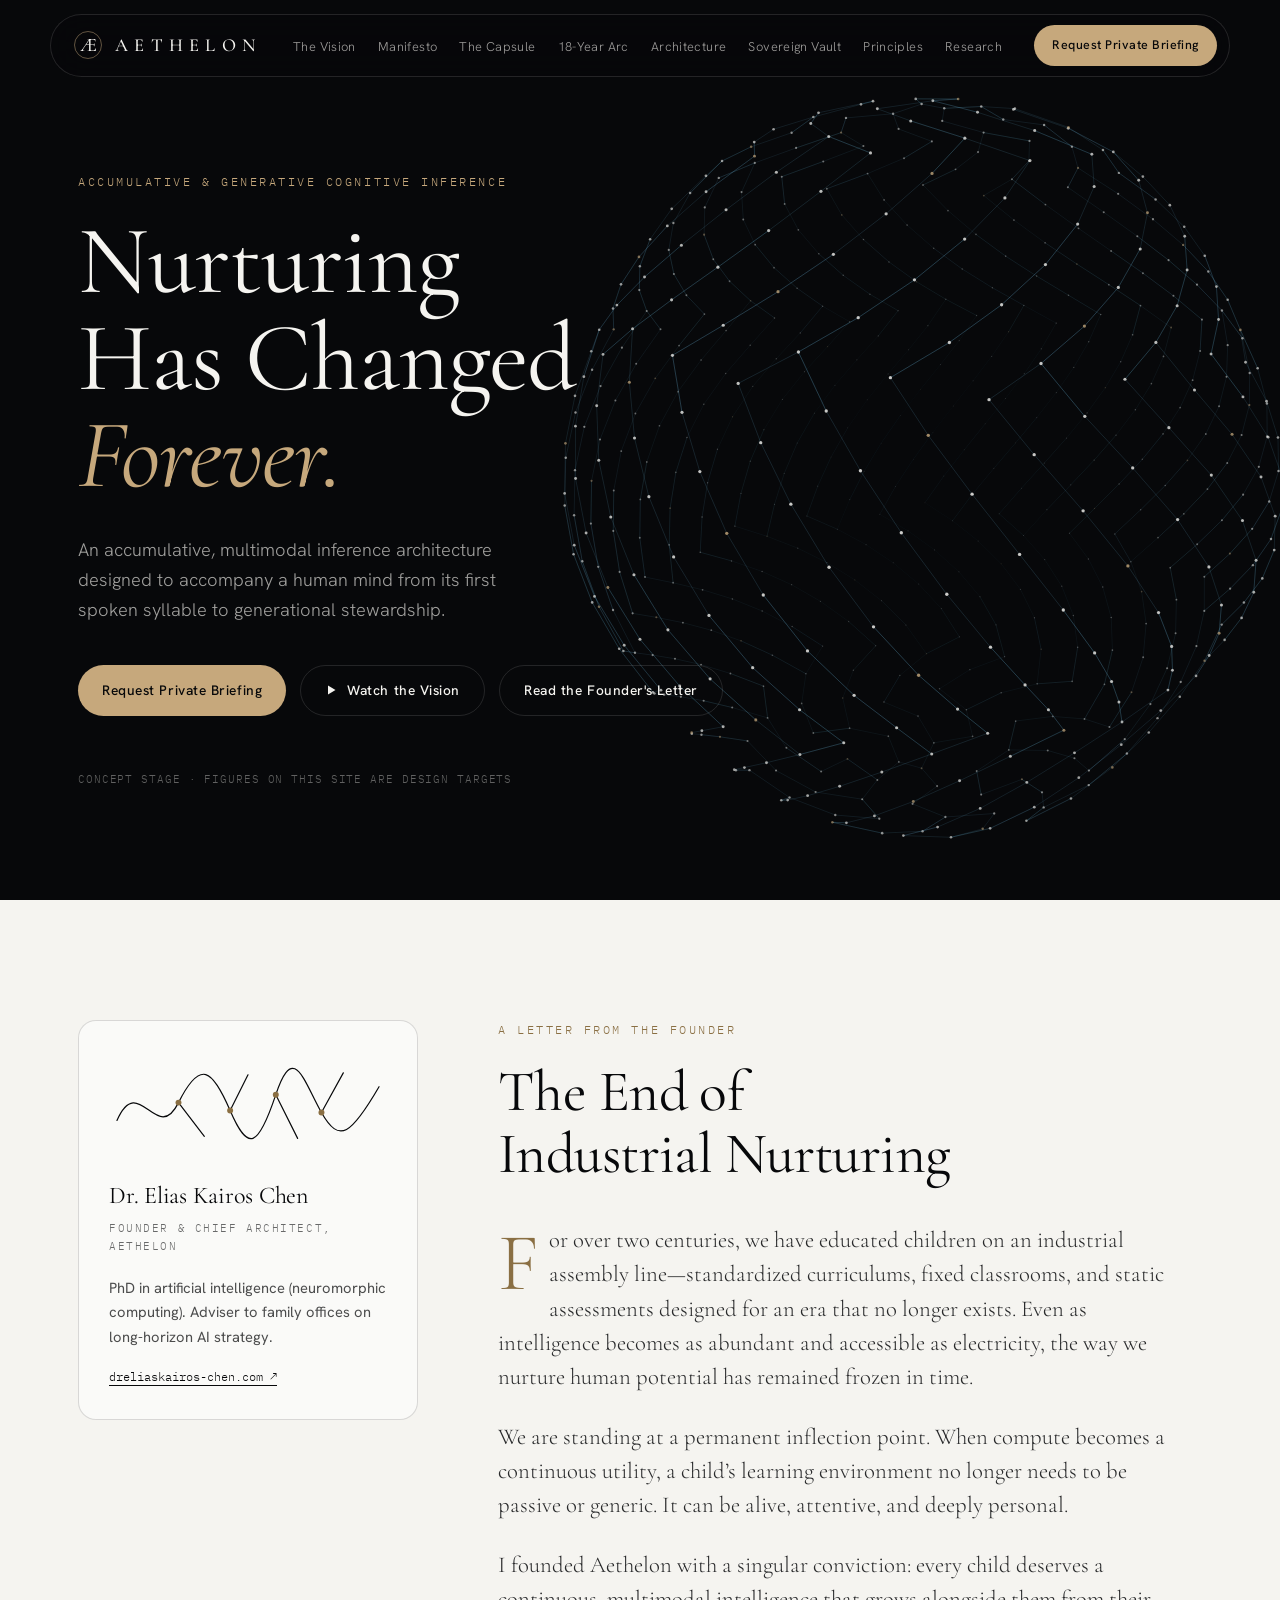
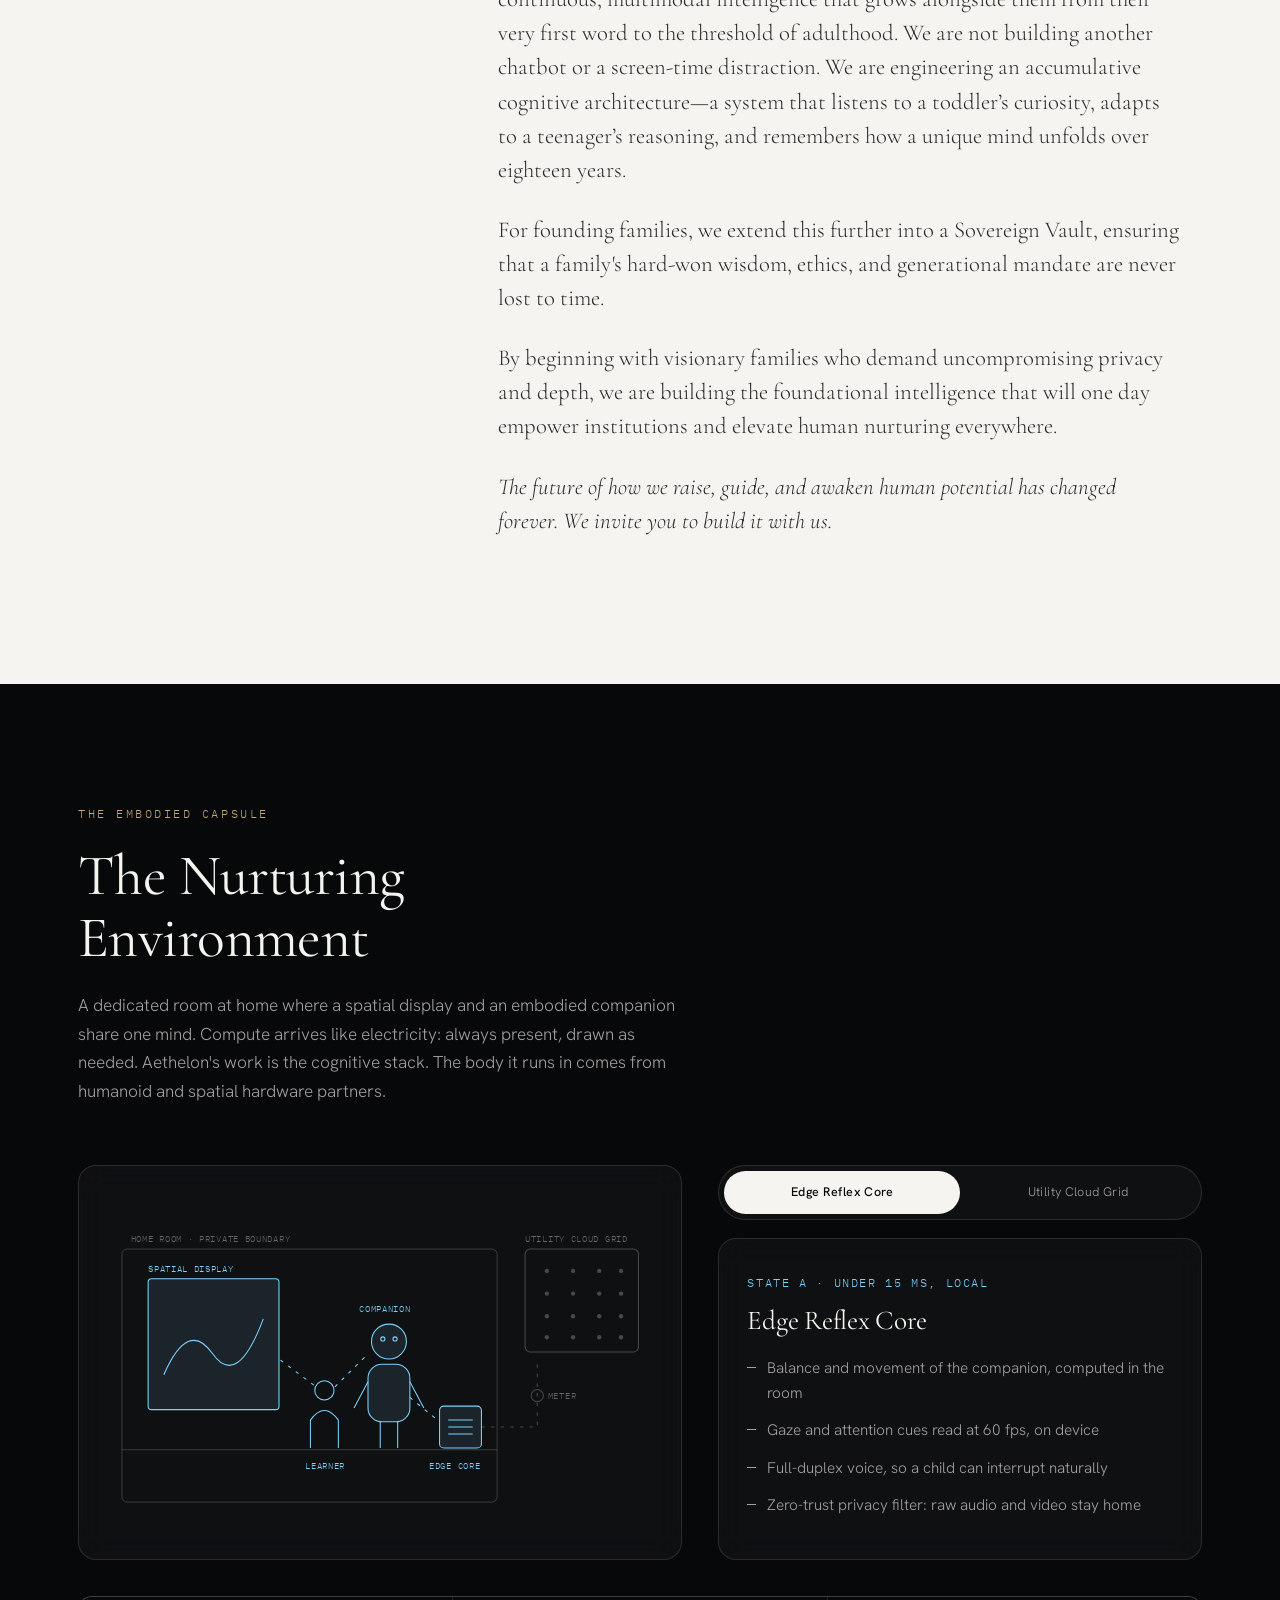
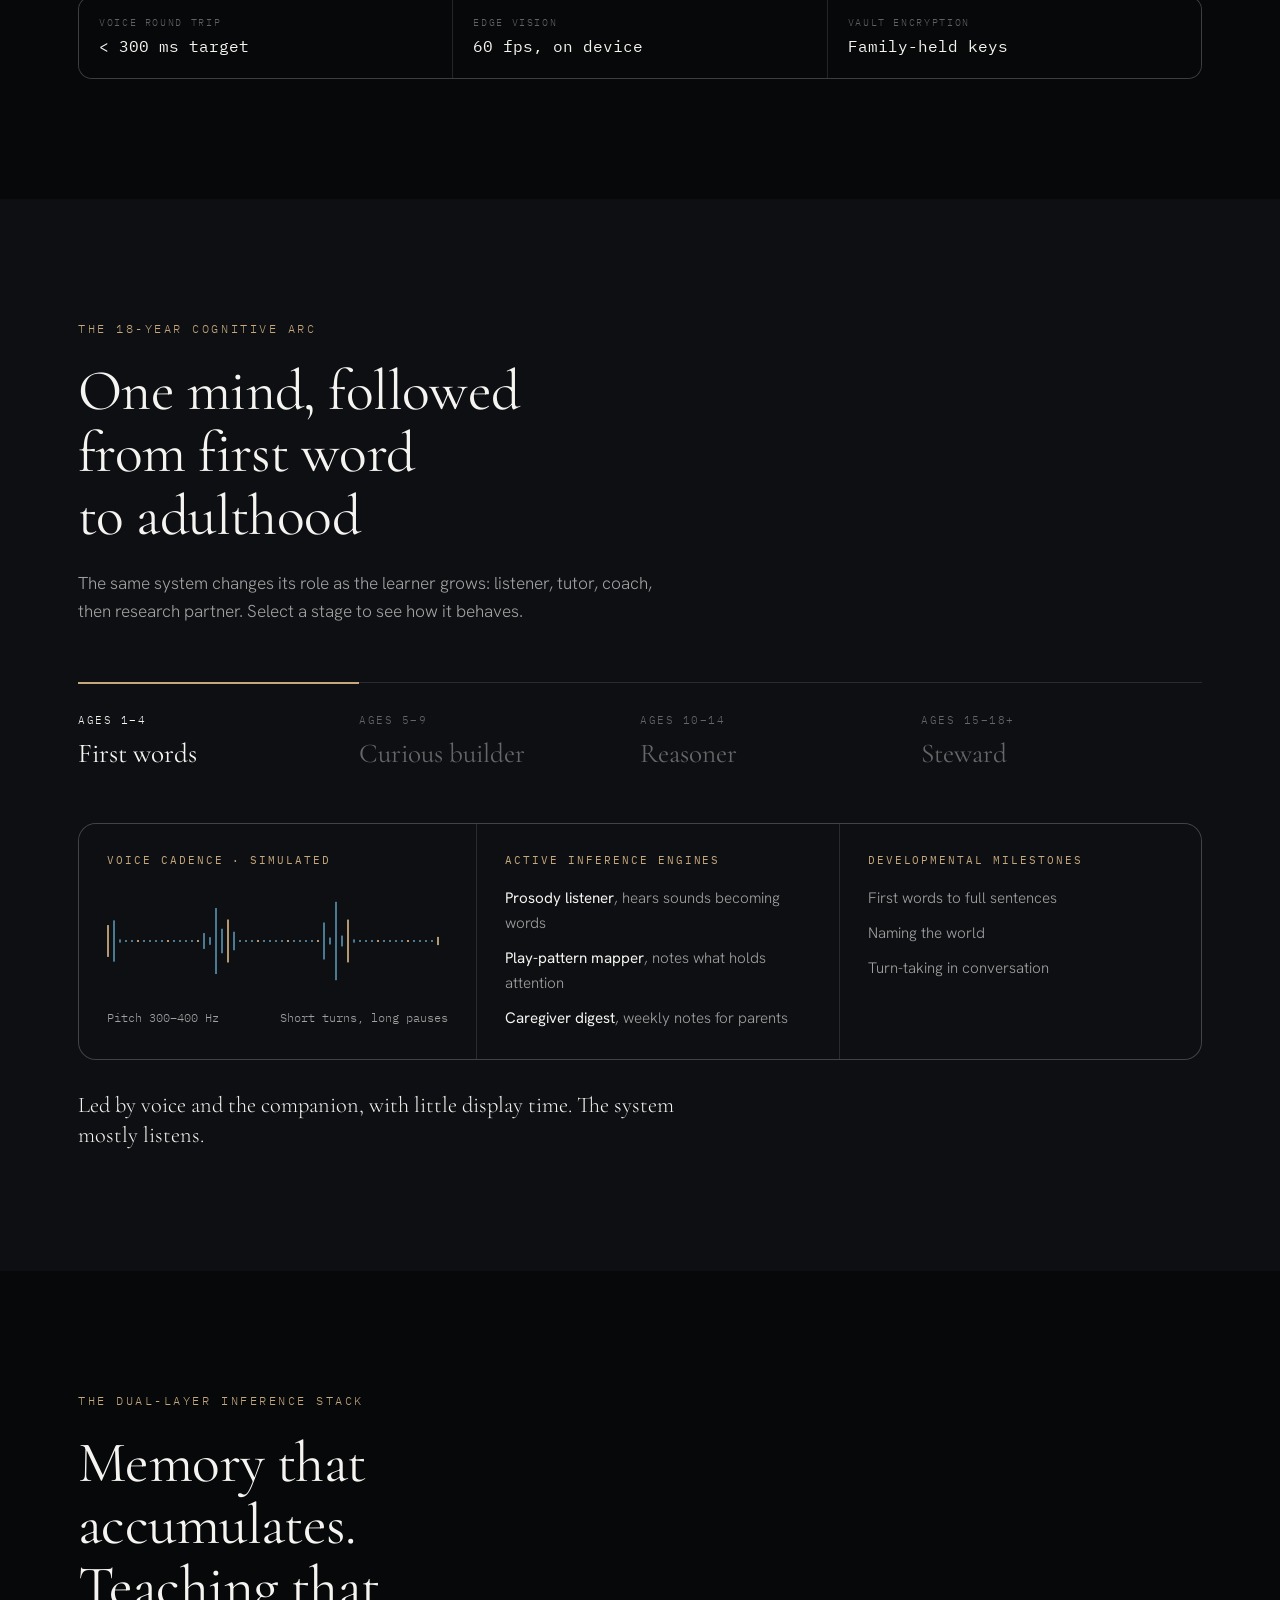
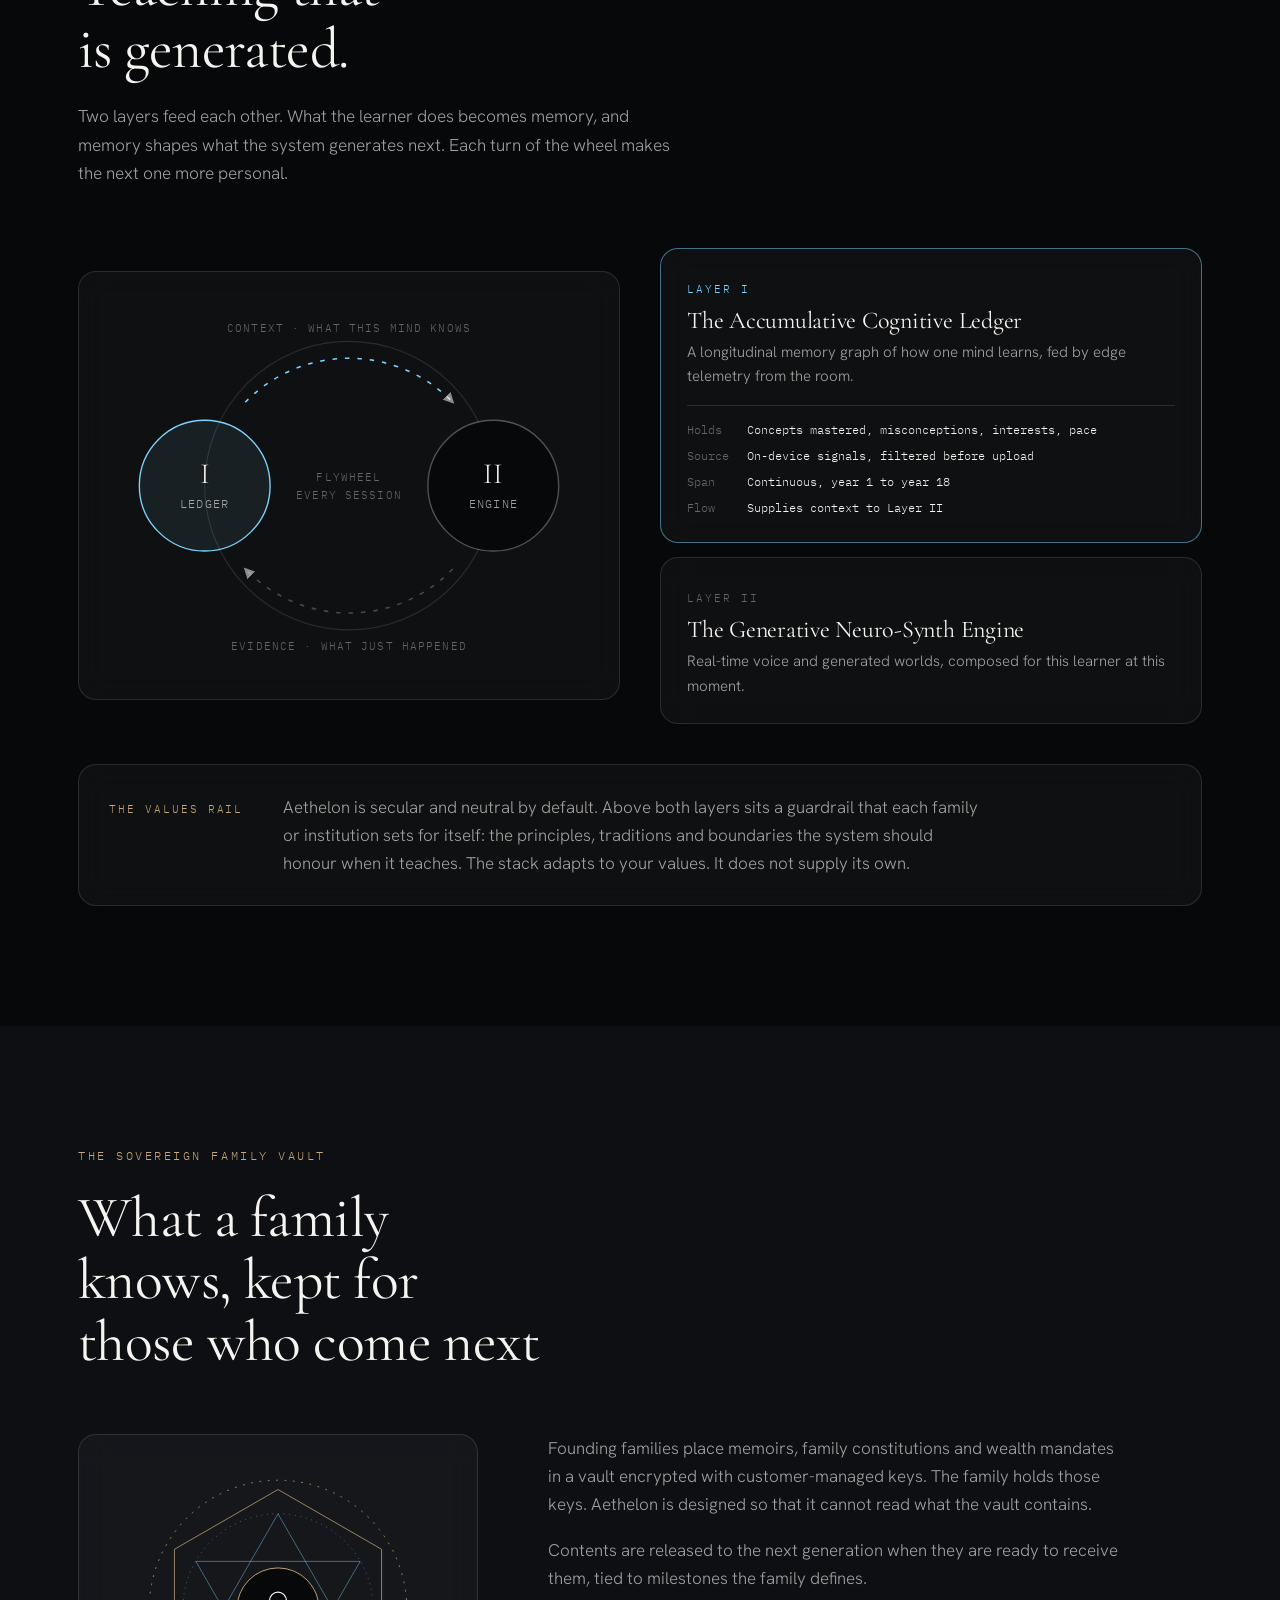
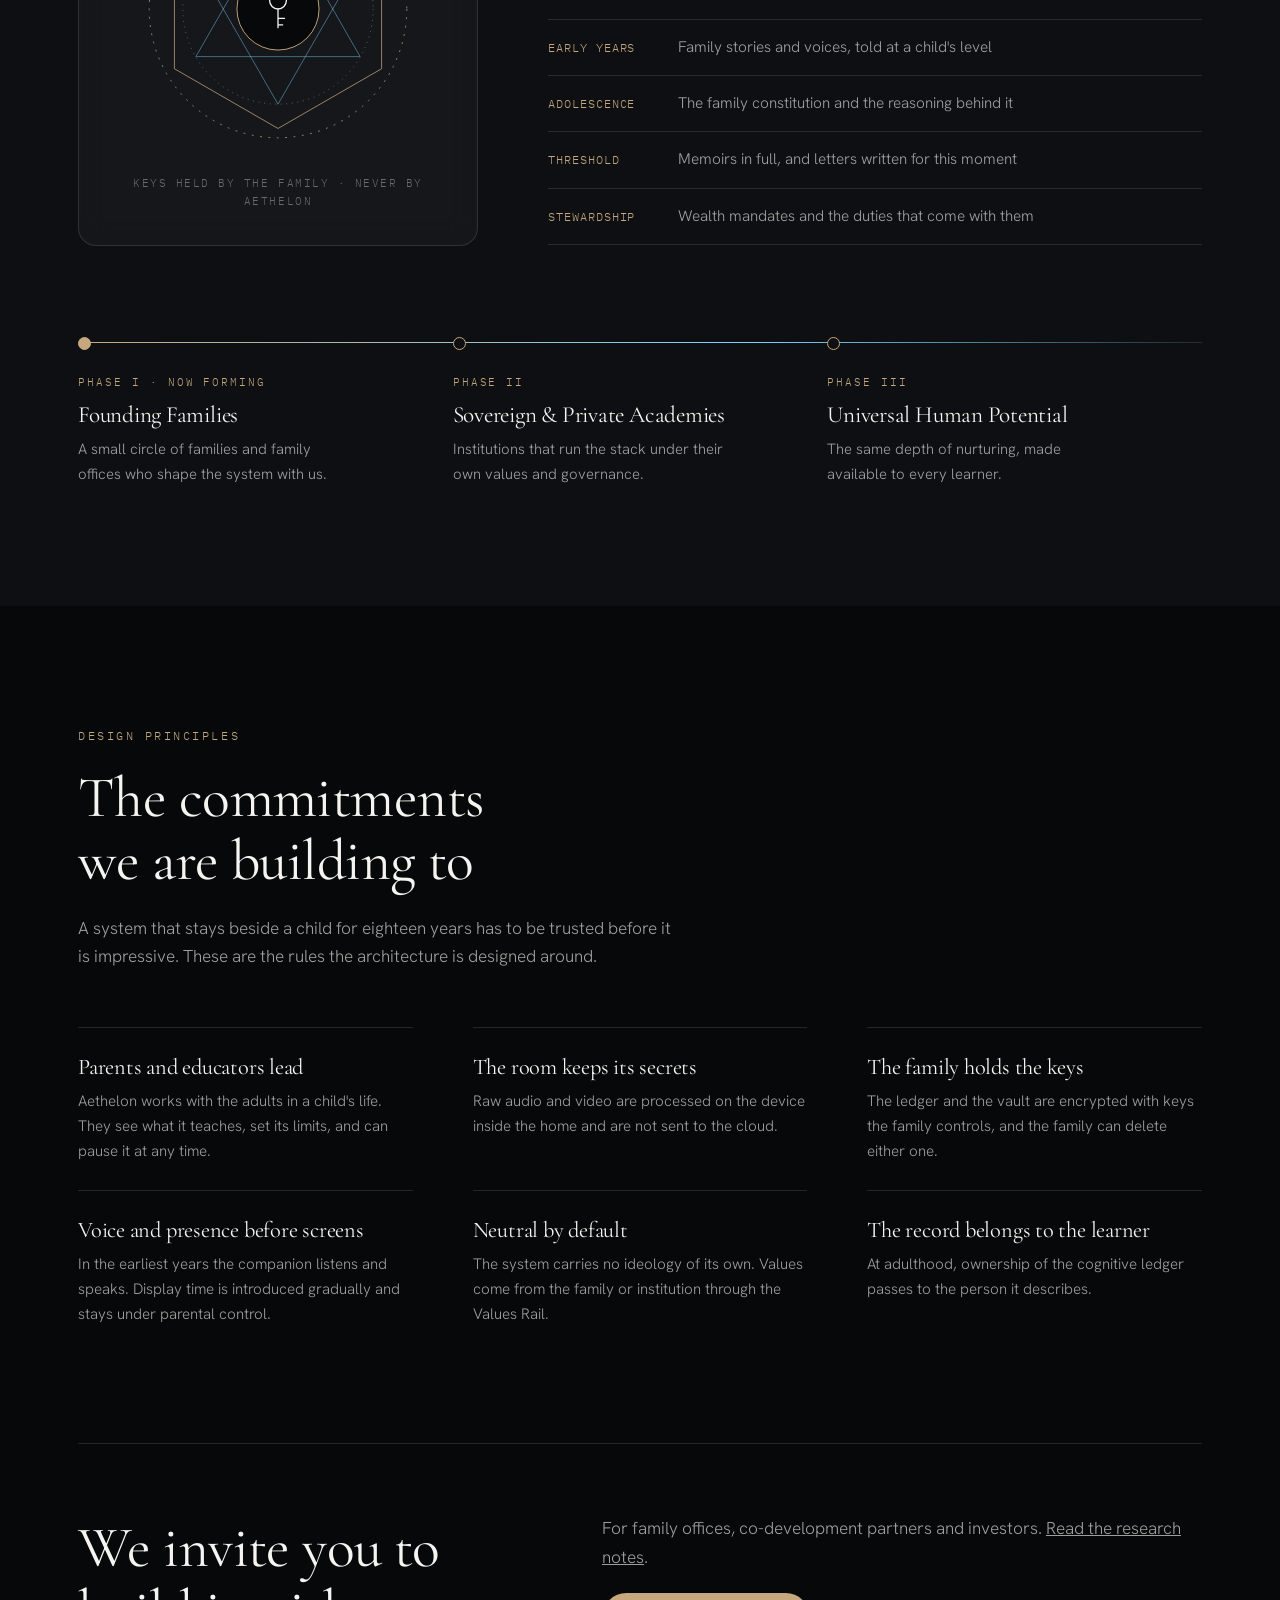
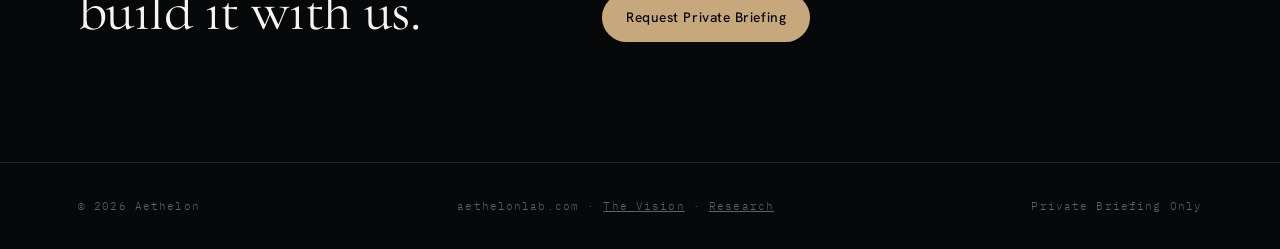
<file: index.html>
<!DOCTYPE html>
<html lang="en">
<head>
<meta charset="utf-8">
<meta name="viewport" content="width=device-width, initial-scale=1">
<title>Aethelon</title>
<meta name="description" content="Aethelon is designing an accumulative, multimodal inference stack that accompanies a human mind from its first spoken syllable to generational stewardship.">
<meta property="og:title" content="Aethelon · Nurturing Has Changed Forever">
<meta property="og:description" content="An accumulative, multimodal inference architecture designed to accompany a human mind from its first spoken syllable to generational stewardship.">
<meta property="og:type" content="website">
<meta property="og:url" content="https://aethelonlab.com/">
<link rel="canonical" href="https://aethelonlab.com/">
<link rel="icon" href="assets/favicon.svg" type="image/svg+xml">
<link rel="apple-touch-icon" href="assets/apple-touch-icon.png">
<meta property="og:image" content="https://aethelonlab.com/assets/og.png">
<meta name="twitter:card" content="summary_large_image">
<link rel="preconnect" href="https://fonts.googleapis.com">
<link rel="preconnect" href="https://fonts.gstatic.com" crossorigin>
<link href="https://fonts.googleapis.com/css2?family=Cormorant+Garamond:ital,wght@0,400;0,500;0,600;1,400;1,500&family=Hanken+Grotesk:wght@300;400;500;600&family=IBM+Plex+Mono:wght@400;500&display=swap" rel="stylesheet">
<style>
:root{
  /* Layout idea: dark, wide-margin editorial column; one alabaster interruption for the founder's letter; mono reserved for specs. */
  --obsidian:#07080A;
  --obsidian-2:#0D0F13;
  --alabaster:#F5F4F0;
  --gold:#C6A87C;
  --ice:#7DD3FC;
  --mute:rgba(245,244,240,.64);
  --faint:rgba(245,244,240,.38);
  --line:rgba(245,244,240,.12);
  --glass:rgba(245,244,240,.035);
  --serif:"Cormorant Garamond","Iowan Old Style","Palatino Linotype",Palatino,Georgia,serif;
  --sans:"Hanken Grotesk","Helvetica Neue",Helvetica,Arial,sans-serif;
  --mono:"IBM Plex Mono",ui-monospace,SFMono-Regular,Menlo,Consolas,monospace;
  --wrap:1180px;
  color-scheme:dark;
}
*{box-sizing:border-box;margin:0;padding:0}
html{scroll-behavior:smooth;scroll-padding-top:84px}
body{background:var(--obsidian);color:var(--alabaster);font-family:var(--sans);font-weight:300;font-size:17px;line-height:1.65;-webkit-font-smoothing:antialiased;overflow-x:hidden}
a{color:inherit}
button{font:inherit;color:inherit;background:none;border:0;cursor:pointer}
:focus-visible{outline:2px solid var(--ice);outline-offset:3px;border-radius:4px}
.wrap{max-width:var(--wrap);margin:0 auto;padding:0 28px}
section{padding:120px 0;position:relative}
h1,h2,h3{font-family:var(--serif);font-weight:400;text-wrap:balance;letter-spacing:-.01em}
h2{font-size:clamp(2.2rem,4.6vw,3.6rem);line-height:1.08;max-width:18ch}
h3{font-size:1.7rem;line-height:1.2}
.eyebrow{font-family:var(--mono);font-size:.72rem;letter-spacing:.22em;text-transform:uppercase;color:var(--gold);margin-bottom:22px;display:block}
.lede{color:var(--mute);max-width:60ch;margin-top:22px;font-size:1.08rem}
.mono{font-family:var(--mono);font-variant-numeric:tabular-nums}
.btn{display:inline-flex;align-items:center;gap:10px;padding:13px 24px;border-radius:999px;font-size:.86rem;font-weight:500;letter-spacing:.04em;text-decoration:none;transition:background .3s,color .3s,border-color .3s,transform .3s}
.btn-gold{background:var(--gold);color:var(--obsidian)}
.btn-gold:hover{background:#d6bb93;transform:translateY(-1px)}
.btn-ghost{border:1px solid var(--line);color:var(--alabaster)}
.btn-ghost:hover{border-color:var(--gold);color:var(--gold)}
.glass{background:var(--glass);border:1px solid var(--line);border-radius:18px;backdrop-filter:blur(14px);-webkit-backdrop-filter:blur(14px)}
.note{font-family:var(--mono);font-size:.7rem;letter-spacing:.08em;color:var(--faint)}

/* Nav */
.nav{position:fixed;top:14px;left:0;right:0;z-index:50;padding:0 16px}
.nav-in{max-width:var(--wrap);margin:0 auto;display:flex;align-items:center;justify-content:space-between;gap:20px;padding:10px 12px 10px 22px;border-radius:999px;background:rgba(7,8,10,.62);border:1px solid var(--line);backdrop-filter:blur(18px);-webkit-backdrop-filter:blur(18px)}
.brand{display:flex;align-items:center;gap:12px;text-decoration:none}
.brand .mark{width:30px;height:30px;flex:none}
.brand b{font-family:var(--serif);font-weight:500;font-size:1.15rem;letter-spacing:.34em}
.badge{font-family:var(--mono);font-size:.62rem;letter-spacing:.08em;color:var(--ice);border:1px solid rgba(125,211,252,.28);padding:3px 8px;border-radius:999px;display:inline-flex;align-items:center;gap:6px}
.badge i{width:5px;height:5px;border-radius:50%;background:var(--ice);animation:pulse 3s ease-in-out infinite}
@keyframes pulse{50%{opacity:.25}}
.links{display:flex;gap:26px;list-style:none}
.links a{white-space:nowrap;font-size:.8rem;color:var(--mute);text-decoration:none;letter-spacing:.03em;transition:color .25s}
.links a:hover{color:var(--alabaster)}
.nav .btn{padding:10px 18px;font-size:.78rem;white-space:nowrap}
.links{gap:22px}@media(max-width:1200px){.links{display:none}}
@media(max-width:1420px){.badge{display:none}}
@media(max-width:520px){.brand b{font-size:1rem;letter-spacing:.26em}}

/* Hero */
.hero{min-height:100svh;display:flex;align-items:center;padding:150px 0 90px;overflow:hidden}
#sphere{position:absolute;inset:0;width:100%;height:100%}
.hero .wrap{position:relative;width:100%}
.hero h1{font-size:clamp(2.9rem,7.6vw,6.4rem);line-height:1;max-width:11ch}
.hero h1 em{font-style:italic;color:var(--gold)}
.hero p{max-width:46ch;color:var(--mute);font-size:1.14rem;margin:30px 0 40px}
.cta{display:flex;flex-wrap:wrap;gap:14px}
.hero .note{margin-top:54px;display:block}

/* Manifesto */
.manifesto{background:var(--alabaster);color:var(--obsidian)}
.manifesto .eyebrow{color:#8a6f43}
.m-grid{display:grid;grid-template-columns:minmax(260px,340px) 1fr;gap:80px;align-items:start}
.founder{position:sticky;top:110px;border:1px solid rgba(7,8,10,.14);border-radius:18px;padding:30px;background:rgba(255,255,255,.5)}
.founder svg{width:100%;height:auto;display:block;margin-bottom:22px}
.sig path{fill:none;stroke:#07080A;stroke-width:1.2;stroke-linecap:round;stroke-dasharray:900;stroke-dashoffset:900;animation:draw 5s ease forwards}
.sig circle{fill:#8a6f43;animation:pulse 4s ease-in-out infinite}
@keyframes draw{to{stroke-dashoffset:0}}
.founder h3{font-size:1.5rem}
.founder .role{font-family:var(--mono);font-size:.7rem;letter-spacing:.14em;text-transform:uppercase;color:rgba(7,8,10,.6);margin:8px 0 20px}
.founder p{font-size:.92rem;color:rgba(7,8,10,.72);font-weight:400}
.founder a{display:inline-block;margin-top:18px;font-family:var(--mono);font-size:.76rem;color:#07080A;text-underline-offset:4px}
.letter h2{max-width:20ch;margin-bottom:38px}
.letter p{font-family:var(--serif);font-size:1.42rem;line-height:1.5;max-width:62ch;margin-bottom:1.15em;color:rgba(7,8,10,.86)}
.letter p:first-of-type::first-letter{font-size:3.6em;float:left;line-height:.82;padding:6px 10px 0 0;color:#8a6f43}
.letter .close{font-style:italic}
@media(max-width:900px){.m-grid{grid-template-columns:1fr;gap:44px}.founder{position:static}.letter p{font-size:1.24rem}}

/* Capsule */
.cap-grid{display:grid;grid-template-columns:1.25fr 1fr;gap:36px;margin-top:60px;align-items:stretch}
.schem{padding:22px}
.schem svg{width:100%;height:auto;display:block}
.schem text{font-family:var(--mono);font-size:10px;letter-spacing:.08em;fill:var(--faint)}
.schem .frame{fill:none;stroke:rgba(245,244,240,.22);stroke-width:1}
.schem .edge *,.schem .cloud *{transition:stroke .5s,fill .5s,opacity .5s}
.schem .e-s{stroke:rgba(245,244,240,.25);fill:none;stroke-width:1.2}
.schem .c-s{stroke:rgba(245,244,240,.25);fill:none;stroke-width:1.2}
.schem .c-d{fill:rgba(245,244,240,.25)}
[data-state="edge"] .e-s{stroke:var(--ice)}
[data-state="edge"] .edge text{fill:var(--ice)}
[data-state="edge"] .e-f{fill:rgba(125,211,252,.1)}
[data-state="cloud"] .c-s{stroke:var(--gold)}
[data-state="cloud"] .c-d{fill:var(--gold)}
[data-state="cloud"] .cloud text{fill:var(--gold)}
.flow{stroke-dasharray:4 7;animation:flow 1.6s linear infinite}
@keyframes flow{to{stroke-dashoffset:-22}}
.e-f{fill:transparent}
.cap-side{display:flex;flex-direction:column;gap:18px}
.toggle{display:grid;grid-template-columns:1fr 1fr;padding:5px;border-radius:999px;border:1px solid var(--line);background:var(--glass)}
.toggle button{padding:11px 10px;border-radius:999px;font-size:.78rem;letter-spacing:.03em;color:var(--mute);transition:background .35s,color .35s}
.toggle button[aria-pressed="true"]{background:var(--alabaster);color:var(--obsidian);font-weight:500}
.state{padding:28px;flex:1}
.state .mono{font-size:.72rem;letter-spacing:.14em;text-transform:uppercase}
[data-state="edge"] .state .mono{color:var(--ice)}
[data-state="cloud"] .state .mono{color:var(--gold)}
.state h3{margin:10px 0 18px}
.state ul{list-style:none;display:grid;gap:12px}
.state li{padding-left:20px;position:relative;color:var(--mute);font-size:.96rem}
.state li::before{content:"";position:absolute;left:0;top:.72em;width:9px;height:1px;background:currentColor}
.fade{animation:fade .5s ease}
@keyframes fade{from{opacity:0;transform:translateY(8px)}}
.hud{display:grid;grid-template-columns:repeat(3,1fr);gap:1px;background:var(--line);border:1px solid var(--line);border-radius:14px;overflow:hidden;margin-top:36px}
.hud div{background:var(--obsidian);padding:18px 20px}
.hud span{display:block;font-family:var(--mono);font-size:.64rem;letter-spacing:.16em;text-transform:uppercase;color:var(--faint)}
.hud b{font-family:var(--mono);font-weight:400;font-size:.98rem;color:var(--alabaster);font-variant-numeric:tabular-nums}
@media(max-width:900px){.cap-grid{grid-template-columns:1fr}.hud{grid-template-columns:1fr}}

/* Arc */
.arc{background:var(--obsidian-2)}
.stages{display:grid;grid-template-columns:repeat(4,1fr);margin-top:56px;border-top:1px solid var(--line)}
.stages button{text-align:left;padding:20px 16px 20px 0;border-top:2px solid transparent;margin-top:-1px;color:var(--faint);transition:color .3s,border-color .3s}
.stages button b{display:block;font-family:var(--serif);font-weight:400;font-size:1.7rem;color:inherit}
.stages button span{font-family:var(--mono);font-size:.68rem;letter-spacing:.14em;text-transform:uppercase}
.stages button[aria-selected="true"]{color:var(--alabaster);border-top-color:var(--gold)}
.stages button:hover{color:var(--alabaster)}
.arc-panel{display:grid;grid-template-columns:1.1fr 1fr 1fr;gap:1px;background:var(--line);border:1px solid var(--line);border-radius:18px;overflow:hidden;margin-top:26px}
.arc-panel>div{background:var(--obsidian-2);padding:28px}
.arc-panel h4{font-family:var(--mono);font-weight:400;font-size:.68rem;letter-spacing:.18em;text-transform:uppercase;color:var(--gold);margin-bottom:16px}
.arc-panel ul{list-style:none;display:grid;gap:10px;font-size:.95rem;color:var(--mute)}
.arc-panel li b{color:var(--alabaster);font-weight:400}
#wave{width:100%;height:110px;display:block}
.cad{display:flex;justify-content:space-between;font-family:var(--mono);font-size:.74rem;color:var(--mute);margin-top:12px;gap:10px;flex-wrap:wrap}
.arc-sum{font-family:var(--serif);font-size:1.4rem;line-height:1.35;margin-top:30px;max-width:56ch;color:var(--alabaster)}
@media(max-width:900px){.arc-panel{grid-template-columns:1fr}.stages{grid-template-columns:repeat(2,1fr)}}

/* Architecture */
.fly-grid{display:grid;grid-template-columns:1fr 1fr;gap:40px;margin-top:60px;align-items:center}
.fly svg{width:100%;height:auto;display:block}
.fly text{font-family:var(--mono);font-size:10px;letter-spacing:.1em;fill:var(--faint);text-anchor:middle}
.fly .ring{fill:none;stroke:var(--line);stroke-width:1}
.fly .arc-a,.fly .arc-b{fill:none;stroke:rgba(245,244,240,.25);stroke-width:1.4;transition:stroke .5s}
.fly .node{cursor:pointer}
.fly .node circle{fill:var(--obsidian);stroke:rgba(245,244,240,.3);stroke-width:1.2;transition:stroke .4s,fill .4s}
.fly .node text{fill:var(--mute);font-size:11px}
.fly .node .big{font-family:var(--serif);font-size:26px;letter-spacing:0;fill:var(--alabaster)}
[data-layer="1"] .n1 circle{stroke:var(--ice);fill:rgba(125,211,252,.08)}
[data-layer="1"] .arc-a{stroke:var(--ice)}
[data-layer="2"] .n2 circle{stroke:var(--gold);fill:rgba(198,168,124,.08)}
[data-layer="2"] .arc-b{stroke:var(--gold)}
.layers{display:grid;gap:14px}
.layer{text-align:left;padding:24px 26px;width:100%;transition:border-color .4s,background .4s}
.layer .mono{font-size:.68rem;letter-spacing:.18em;text-transform:uppercase;color:var(--faint)}
.layer h3{margin:6px 0 4px;font-size:1.5rem}
.layer p{color:var(--mute);font-size:.94rem}
.layer dl{display:none;margin-top:16px;border-top:1px solid var(--line);padding-top:14px;grid-template-columns:auto 1fr;gap:6px 18px;font-family:var(--mono);font-size:.76rem}
.layer dt{color:var(--faint)}
.layer dd{color:var(--alabaster)}
.layer[aria-pressed="true"] dl{display:grid;animation:fade .5s ease}
.layer.l1[aria-pressed="true"]{border-color:rgba(125,211,252,.5)}
.layer.l1[aria-pressed="true"] .mono{color:var(--ice)}
.layer.l2[aria-pressed="true"]{border-color:rgba(198,168,124,.55)}
.layer.l2[aria-pressed="true"] .mono{color:var(--gold)}
.rail{margin-top:40px;padding:28px 30px;display:grid;grid-template-columns:auto 1fr;gap:10px 40px;align-items:baseline}
.rail .mono{font-size:.68rem;letter-spacing:.18em;text-transform:uppercase;color:var(--gold)}
.rail p{color:var(--mute);max-width:70ch}
@media(max-width:900px){.fly-grid{grid-template-columns:1fr}.rail{grid-template-columns:1fr}}

/* Vault */
.vault{background:var(--obsidian-2)}
.v-grid{display:grid;grid-template-columns:minmax(260px,400px) 1fr;gap:70px;margin-top:60px;align-items:center}
.seal{padding:34px;text-align:center}
.seal svg{width:100%;max-width:280px;height:auto}
.seal .spin{transform-origin:150px 150px;animation:spin 80s linear infinite}
.seal .spin2{transform-origin:150px 150px;animation:spin 120s linear infinite reverse}
@keyframes spin{to{transform:rotate(360deg)}}
.seal p{font-family:var(--mono);font-size:.68rem;letter-spacing:.14em;color:var(--faint);margin-top:18px;text-transform:uppercase}
.v-copy p{color:var(--mute);max-width:58ch;margin-bottom:18px}
.unlock{list-style:none;margin-top:26px;border-top:1px solid var(--line)}
.unlock li{display:grid;grid-template-columns:110px 1fr;gap:20px;padding:15px 0;border-bottom:1px solid var(--line);font-size:.96rem;color:var(--mute)}
.unlock li span{font-family:var(--mono);font-size:.74rem;color:var(--gold);letter-spacing:.08em;padding-top:3px}
.phases{display:grid;grid-template-columns:repeat(3,1fr);margin-top:90px;position:relative}
.phases::before{content:"";position:absolute;left:0;right:0;top:6px;height:1px;background:linear-gradient(90deg,var(--gold),var(--ice) 60%,rgba(125,211,252,.15))}
.phase{padding:30px 26px 0 0;position:relative}
.phase::before{content:"";position:absolute;top:1px;left:0;width:11px;height:11px;border-radius:50%;background:var(--obsidian-2);border:1px solid var(--gold)}
.phase.now::before{background:var(--gold)}
.phase .mono{font-size:.68rem;letter-spacing:.18em;text-transform:uppercase;color:var(--gold)}
.phase h3{margin:8px 0;font-size:1.45rem}
.phase p{color:var(--mute);font-size:.93rem;max-width:34ch}
@media(max-width:900px){.v-grid{grid-template-columns:1fr;gap:40px}.phases{grid-template-columns:1fr;gap:26px}.phases::before{display:none}.phase{padding-left:26px;padding-top:0}.phase::before{top:8px}}

/* Principles */
.prin{display:grid;grid-template-columns:repeat(auto-fit,minmax(300px,1fr));gap:0 60px;margin-top:56px}
.prin div{padding:26px 0;border-top:1px solid var(--line)}
.prin h3{font-size:1.4rem;margin-bottom:8px}
.prin p{color:var(--mute);font-size:.95rem;max-width:48ch}
.closing{text-align:left;margin-top:90px;padding-top:70px;border-top:1px solid var(--line);display:flex;flex-wrap:wrap;gap:30px;justify-content:space-between;align-items:end}
.closing h2{max-width:16ch}

/* Modal */
.modal{position:fixed;inset:0;z-index:100;display:none;align-items:center;justify-content:center;padding:20px;background:rgba(7,8,10,.72);backdrop-filter:blur(14px);-webkit-backdrop-filter:blur(14px)}
.modal.open{display:flex;animation:fade .35s ease}
.dialog{width:100%;max-width:520px;max-height:92vh;overflow:auto;background:#0E1014;border:1px solid var(--line);border-radius:22px;padding:38px;position:relative}
.dialog h3{font-size:2rem;margin-bottom:8px}
.dialog>p,.dialog form>p{color:var(--mute);font-size:.92rem;margin-bottom:24px}
.x{position:absolute;top:18px;right:18px;width:36px;height:36px;border-radius:50%;border:1px solid var(--line);font-size:1.1rem;line-height:1;color:var(--mute)}
.x:hover{color:var(--alabaster);border-color:var(--gold)}
.field{margin-bottom:16px}
.field label{display:block;font-family:var(--mono);font-size:.66rem;letter-spacing:.16em;text-transform:uppercase;color:var(--faint);margin-bottom:7px}
.field input,.field select{width:100%;padding:13px 14px;background:rgba(245,244,240,.04);border:1px solid var(--line);border-radius:10px;color:var(--alabaster);font:inherit;font-size:.95rem;font-weight:400}
.field select option{background:#0E1014}
.field input:focus,.field select:focus{outline:none;border-color:var(--gold)}
.dialog .btn{width:100%;justify-content:center;margin-top:10px}
.fine{font-size:.74rem!important;color:var(--faint)!important;margin:16px 0 0!important}
.done{text-align:center;padding:20px 0 6px}
.done svg{width:64px;height:64px;margin-bottom:20px}
.done .tick{fill:none;stroke:var(--gold);stroke-width:1.5;stroke-dasharray:120;stroke-dashoffset:120;animation:draw 1.2s ease forwards}
.done p{color:var(--mute);margin:0 auto 12px;max-width:38ch}
[hidden]{display:none!important}

footer{border-top:1px solid var(--line);padding:34px 0}
footer .wrap{display:flex;flex-wrap:wrap;gap:12px;justify-content:space-between;font-family:var(--mono);font-size:.7rem;letter-spacing:.1em;color:var(--faint)}
@media(max-width:700px){section{padding:84px 0}.dialog{padding:28px 22px}}
@media(prefers-reduced-motion:reduce){*{animation:none!important;transition:none!important}html{scroll-behavior:auto}.sig path,.done .tick{stroke-dashoffset:0}}
</style>
</head>
<body>

<header class="nav">
  <div class="nav-in">
    <a class="brand" href="#top" aria-label="Aethelon home">
      <svg class="mark" viewBox="0 0 100 100" aria-hidden="true"><circle cx="50" cy="50" r="45" fill="none" stroke="#C6A87C" stroke-width="1.6"/><path d="M23.568 70.0Q23.312 70.0 23.312 69.616Q23.312 69.232 23.568 69.232Q25.744 69.232 28.112000000000002 67.312Q30.48 65.392 33.104 61.552L52.24 33.263999999999996Q53.456 31.6 52.784000000000006 31.184Q52.112 30.768 48.144000000000005 30.768Q47.952 30.768 47.952 30.384Q47.952 30.0 48.144000000000005 30.0H74.0Q74.64 30.0 74.64 30.576L74.768 38.64Q74.768 38.832 74.416 38.864000000000004Q74.06400000000001 38.896 74.0 38.704Q73.872 36.912 72.848 35.248Q71.824 33.583999999999996 70.16 32.56Q68.49600000000001 31.536 66.44800000000001 31.536H63.184Q61.391999999999996 31.536 60.368 31.824Q59.34400000000001 32.112 58.928000000000004 32.944Q58.512 33.775999999999996 58.512 35.248V64.56Q58.512 66.096 58.896 66.96000000000001Q59.28 67.824 60.208 68.176Q61.135999999999996 68.528 62.864000000000004 68.528H67.024Q69.072 68.528 70.896 67.44Q72.72 66.352 74.096 64.49600000000001Q75.47200000000001 62.64 75.98400000000001 60.272Q75.98400000000001 60.08 76.33600000000001 60.144Q76.688 60.208 76.688 60.4Q76.49600000000001 62.128 76.304 64.56Q76.11200000000001 66.992 76.11200000000001 69.04Q76.11200000000001 70.0 75.152 70.0H48.464Q48.336 70.0 48.336 69.616Q48.336 69.232 48.464 69.232Q50.64 69.232 51.760000000000005 68.912Q52.88 68.592 53.264 67.632Q53.648 66.672 53.648 64.816V32.368L55.44 31.344L35.152 61.68Q32.72 65.392 33.519999999999996 67.312Q34.32 69.232 38.224000000000004 69.232Q38.544000000000004 69.232 38.544000000000004 69.616Q38.544000000000004 70.0 38.224000000000004 70.0Q36.176 70.0 34.448 69.872Q32.72 69.744 30.032000000000004 69.744Q27.92 69.744 26.608000000000004 69.872Q25.296000000000003 70.0 23.568 70.0ZM42.128 49.903999999999996 43.088 48.432H56.976L57.42400000000001 49.903999999999996ZM71.568 55.28Q71.568 52.528 70.0 51.215999999999994Q68.432 49.903999999999996 65.04 49.903999999999996H55.44V48.432H65.168Q68.49600000000001 48.432 69.968 47.312Q71.44 46.192 71.44 43.824Q71.44 43.696 71.824 43.696Q72.208 43.696 72.208 43.824Q72.208 45.808 72.176 46.896Q72.144 47.983999999999995 72.144 49.2Q72.144 50.672 72.208 52.144Q72.272 53.616 72.272 55.28Q72.272 55.408 71.92 55.408Q71.568 55.408 71.568 55.28Z" fill="#F5F4F0"/></svg>
      <b>AETHELON</b>
    </a>
    <ul class="links">
      <li><a href="walkthrough.html">The Vision</a></li>
      <li><a href="#manifesto">Manifesto</a></li>
      <li><a href="#capsule">The Capsule</a></li>
      <li><a href="#arc">18-Year Arc</a></li>
      <li><a href="#architecture">Architecture</a></li>
      <li><a href="#vault">Sovereign Vault</a></li>
      <li><a href="#principles">Principles</a></li>
      <li><a href="research.html">Research</a></li>
    </ul>
    <button class="btn btn-gold" data-brief>Request Private Briefing</button>
  </div>
</header>

<main id="top">

<section class="hero">
  <canvas id="sphere" aria-hidden="true"></canvas>
  <div class="wrap">
    <span class="eyebrow">Accumulative &amp; generative cognitive inference</span>
    <h1>Nurturing Has Changed <em>Forever.</em></h1>
    <p>An accumulative, multimodal inference architecture designed to accompany a human mind from its first spoken syllable to generational stewardship.</p>
    <div class="cta">
      <button class="btn btn-gold" data-brief>Request Private Briefing</button>
      <a class="btn btn-ghost" href="walkthrough.html"><svg viewBox="0 0 16 16" width="12" height="12" aria-hidden="true"><path d="M4 2l10 6-10 6z" fill="currentColor"/></svg>Watch the Vision</a>
      <a class="btn btn-ghost" href="#manifesto">Read the Founder's Letter</a>
    </div>
    <span class="note">CONCEPT STAGE · FIGURES ON THIS SITE ARE DESIGN TARGETS</span>
  </div>
</section>

<section class="manifesto" id="manifesto">
  <div class="wrap m-grid">
    <aside class="founder">
      <svg class="sig" viewBox="0 0 280 110" role="img" aria-label="Neural signature">
        <path d="M8 70 C30 20 48 96 70 52 S104 18 122 60 150 98 168 44 196 30 214 62 244 84 272 36"/>
        <path d="M70 52 L96 86 M122 60 L140 24 M168 44 L190 88 M214 62 L236 22" style="animation-delay:1.2s"/>
        <circle cx="70" cy="52" r="3"/><circle cx="122" cy="60" r="3"/><circle cx="168" cy="44" r="3"/><circle cx="214" cy="62" r="3"/>
      </svg>
      <h3>Dr. Elias Kairos Chen</h3>
      <div class="role">Founder &amp; Chief Architect, Aethelon</div>
      <p>PhD in artificial intelligence (neuromorphic computing). Adviser to family offices on long-horizon AI strategy.</p>
      <a href="https://dreliaskairos-chen.com" target="_blank" rel="noopener">dreliaskairos-chen.com ↗</a>
    </aside>
    <article class="letter">
      <span class="eyebrow">A letter from the founder</span>
      <h2>The End of Industrial Nurturing</h2>
      <p>For over two centuries, we have educated children on an industrial assembly line—standardized curriculums, fixed classrooms, and static assessments designed for an era that no longer exists. Even as intelligence becomes as abundant and accessible as electricity, the way we nurture human potential has remained frozen in time.</p>
      <p>We are standing at a permanent inflection point. When compute becomes a continuous utility, a child’s learning environment no longer needs to be passive or generic. It can be alive, attentive, and deeply personal.</p>
      <p>I founded Aethelon with a singular conviction: every child deserves a continuous, multimodal intelligence that grows alongside them from their very first word to the threshold of adulthood. We are not building another chatbot or a screen-time distraction. We are engineering an accumulative cognitive architecture—a system that listens to a toddler’s curiosity, adapts to a teenager’s reasoning, and remembers how a unique mind unfolds over eighteen years.</p>
      <p>For founding families, we extend this further into a Sovereign Vault, ensuring that a family's hard-won wisdom, ethics, and generational mandate are never lost to time.</p>
      <p>By beginning with visionary families who demand uncompromising privacy and depth, we are building the foundational intelligence that will one day empower institutions and elevate human nurturing everywhere.</p>
      <p class="close">The future of how we raise, guide, and awaken human potential has changed forever. We invite you to build it with us.</p>
    </article>
  </div>
</section>

<section id="capsule">
  <div class="wrap" id="capRoot" data-state="edge">
    <span class="eyebrow">The embodied capsule</span>
    <h2>The Nurturing Environment</h2>
    <p class="lede">A dedicated room at home where a spatial display and an embodied companion share one mind. Compute arrives like electricity: always present, drawn as needed. Aethelon's work is the cognitive stack. The body it runs in comes from humanoid and spatial hardware partners.</p>

    <div class="cap-grid">
      <div class="glass schem">
        <svg viewBox="0 0 640 400" role="img" aria-label="Schematic of a home room with a spatial display, a companion robot, a local edge core and a link to cloud compute">
          <rect class="frame" x="24" y="70" width="430" height="290" rx="6"/>
          <line class="frame" x1="24" y1="300" x2="454" y2="300"/>
          <text x="34" y="62">HOME ROOM · PRIVATE BOUNDARY</text>
          <g class="edge">
            <rect class="e-s e-f" x="54" y="104" width="150" height="150" rx="4"/>
            <path class="e-s" d="M72 214 Q100 150 128 190 T186 150"/>
            <text x="54" y="96">SPATIAL DISPLAY</text>
            <circle class="e-s e-f" cx="330" cy="176" r="20"/>
            <circle class="e-s" cx="323" cy="173" r="2.4"/><circle class="e-s" cx="337" cy="173" r="2.4"/>
            <rect class="e-s e-f" x="306" y="202" width="48" height="66" rx="16"/>
            <path class="e-s" d="M306 222 L290 252 M354 222 L370 252 M320 268 V298 M340 268 V298"/>
            <text x="296" y="142">COMPANION</text>
            <circle class="e-s" cx="256" cy="232" r="11"/>
            <path class="e-s" d="M240 298 V266 Q256 244 272 266 V298"/>
            <text x="234" y="322">LEARNER</text>
            <path class="e-s flow" d="M268 228 L306 190 M244 226 L204 196"/>
            <rect class="e-s e-f" x="388" y="250" width="48" height="48" rx="5"/>
            <path class="e-s" d="M398 266 H426 M398 274 H426 M398 282 H426"/>
            <text x="376" y="322">EDGE CORE</text>
            <path class="e-s flow" d="M354 240 L388 268"/>
          </g>
          <g class="cloud">
            <path class="c-s flow" d="M436 274 H500 V200"/>
            <circle class="c-s" cx="500" cy="238" r="7"/>
            <text x="512" y="242">METER</text>
            <rect class="c-s" x="486" y="70" width="130" height="118" rx="6"/>
            <g>
              <circle class="c-d" cx="511" cy="95" r="2.5"/><circle class="c-d" cx="541" cy="95" r="2.5"/><circle class="c-d" cx="571" cy="95" r="2.5"/><circle class="c-d" cx="596" cy="95" r="2.5"/>
              <circle class="c-d" cx="511" cy="121" r="2.5"/><circle class="c-d" cx="541" cy="121" r="2.5"/><circle class="c-d" cx="571" cy="121" r="2.5"/><circle class="c-d" cx="596" cy="121" r="2.5"/>
              <circle class="c-d" cx="511" cy="147" r="2.5"/><circle class="c-d" cx="541" cy="147" r="2.5"/><circle class="c-d" cx="571" cy="147" r="2.5"/><circle class="c-d" cx="596" cy="147" r="2.5"/>
              <circle class="c-d" cx="511" cy="171" r="2.5"/><circle class="c-d" cx="541" cy="171" r="2.5"/><circle class="c-d" cx="571" cy="171" r="2.5"/><circle class="c-d" cx="596" cy="171" r="2.5"/>
            </g>
            <text x="486" y="62">UTILITY CLOUD GRID</text>
          </g>
        </svg>
      </div>

      <div class="cap-side">
        <div class="toggle" role="group" aria-label="Compute state">
          <button id="tEdge" aria-pressed="true" data-set="edge">Edge Reflex Core</button>
          <button id="tCloud" aria-pressed="false" data-set="cloud">Utility Cloud Grid</button>
        </div>
        <div class="glass state" id="statePanel" aria-live="polite"></div>
      </div>
    </div>

    <div class="hud" aria-label="Design targets">
      <div><span>Voice round trip</span><b>&lt; 300 ms target</b></div>
      <div><span>Edge vision</span><b>60 fps, on device</b></div>
      <div><span>Vault encryption</span><b>Family-held keys</b></div>
    </div>
  </div>
</section>

<section class="arc" id="arc">
  <div class="wrap">
    <span class="eyebrow">The 18-year cognitive arc</span>
    <h2>One mind, followed from first word to adulthood</h2>
    <p class="lede">The same system changes its role as the learner grows: listener, tutor, coach, then research partner. Select a stage to see how it behaves.</p>

    <div class="stages" role="tablist" aria-label="Age stage" id="stages"></div>
    <div class="arc-panel" id="arcPanel" role="tabpanel" aria-live="polite">
      <div>
        <h4>Voice cadence · simulated</h4>
        <canvas id="wave" aria-hidden="true"></canvas>
        <div class="cad"><span id="cadHz"></span><span id="cadTurn"></span></div>
      </div>
      <div><h4>Active inference engines</h4><ul id="engines"></ul></div>
      <div><h4>Developmental milestones</h4><ul id="miles"></ul></div>
    </div>
    <p class="arc-sum" id="arcSum"></p>
  </div>
</section>

<section id="architecture">
  <div class="wrap" id="flyRoot" data-layer="1">
    <span class="eyebrow">The dual-layer inference stack</span>
    <h2>Memory that accumulates. Teaching that is generated.</h2>
    <p class="lede">Two layers feed each other. What the learner does becomes memory, and memory shapes what the system generates next. Each turn of the wheel makes the next one more personal.</p>

    <div class="fly-grid">
      <div class="glass fly" style="padding:22px">
        <svg viewBox="0 0 440 340" role="img" aria-label="Flywheel connecting the Cognitive Ledger and the Neuro-Synth Engine">
          <defs>
            <marker id="ah" viewBox="0 0 10 10" refX="8" refY="5" markerWidth="7" markerHeight="7" orient="auto-start-reverse"><path d="M0 0 L10 5 L0 10z" fill="rgba(245,244,240,.55)"/></marker>
          </defs>
          <circle class="ring" cx="220" cy="170" r="128"/>
          <path class="arc-a flow" d="M128 96 A128 128 0 0 1 312 96" marker-end="url(#ah)"/>
          <path class="arc-b flow" d="M312 244 A128 128 0 0 1 128 244" marker-end="url(#ah)"/>
          <text x="220" y="34">CONTEXT · WHAT THIS MIND KNOWS</text>
          <text x="220" y="316">EVIDENCE · WHAT JUST HAPPENED</text>
          <text x="220" y="166">FLYWHEEL</text>
          <text x="220" y="182">EVERY SESSION</text>
          <g class="node n1" data-pick="1" tabindex="0" role="button" aria-label="Layer one, the Accumulative Cognitive Ledger">
            <circle cx="92" cy="170" r="58"/><text class="big" x="92" y="168">I</text><text x="92" y="190">LEDGER</text>
          </g>
          <g class="node n2" data-pick="2" tabindex="0" role="button" aria-label="Layer two, the Generative Neuro-Synth Engine">
            <circle cx="348" cy="170" r="58"/><text class="big" x="348" y="168">II</text><text x="348" y="190">ENGINE</text>
          </g>
        </svg>
      </div>
      <div class="layers">
        <button class="glass layer l1" data-pick="1" aria-pressed="true">
          <span class="mono">Layer I</span>
          <h3>The Accumulative Cognitive Ledger</h3>
          <p>A longitudinal memory graph of how one mind learns, fed by edge telemetry from the room.</p>
          <dl>
            <dt>Holds</dt><dd>Concepts mastered, misconceptions, interests, pace</dd>
            <dt>Source</dt><dd>On-device signals, filtered before upload</dd>
            <dt>Span</dt><dd>Continuous, year 1 to year 18</dd>
            <dt>Flow</dt><dd>Supplies context to Layer II</dd>
          </dl>
        </button>
        <button class="glass layer l2" data-pick="2" aria-pressed="false">
          <span class="mono">Layer II</span>
          <h3>The Generative Neuro-Synth Engine</h3>
          <p>Real-time voice and generated worlds, composed for this learner at this moment.</p>
          <dl>
            <dt>Voice</dt><dd>&lt; 300 ms round trip, full duplex (target)</dd>
            <dt>Worlds</dt><dd>3D lessons generated on demand</dd>
            <dt>Modes</dt><dd>Coach, tutor, explain, reason alongside</dd>
            <dt>Flow</dt><dd>Returns evidence to Layer I</dd>
          </dl>
        </button>
      </div>
    </div>

    <div class="glass rail">
      <span class="mono">The Values Rail</span>
      <p>Aethelon is secular and neutral by default. Above both layers sits a guardrail that each family or institution sets for itself: the principles, traditions and boundaries the system should honour when it teaches. The stack adapts to your values. It does not supply its own.</p>
    </div>
  </div>
</section>

<section class="vault" id="vault">
  <div class="wrap">
    <span class="eyebrow">The Sovereign Family Vault</span>
    <h2>What a family knows, kept for those who come next</h2>

    <div class="v-grid">
      <div class="glass seal">
        <svg viewBox="0 0 300 300" role="img" aria-label="Geometric cryptographic seal">
          <g class="spin" fill="none" stroke="#C6A87C" stroke-width=".8">
            <circle cx="150" cy="150" r="138" stroke-dasharray="2 7"/>
            <polygon points="150,22 261,86 261,214 150,278 39,214 39,86"/>
          </g>
          <g class="spin2" fill="none" stroke="rgba(125,211,252,.6)" stroke-width=".8">
            <polygon points="150,48 238,201 62,201"/>
            <polygon points="150,252 62,99 238,99"/>
            <circle cx="150" cy="150" r="102" stroke-dasharray="1 5"/>
          </g>
          <circle cx="150" cy="150" r="44" fill="#07080A" stroke="#C6A87C" stroke-width="1"/>
          <path d="M150 132 a9 9 0 1 1 0 18 a9 9 0 1 1 0 -18 M150 150 v20 M150 160 h7 M150 167 h5" fill="none" stroke="#F5F4F0" stroke-width="1.4" stroke-linecap="round"/>
        </svg>
        <p>Keys held by the family · never by Aethelon</p>
      </div>
      <div class="v-copy">
        <p>Founding families place memoirs, family constitutions and wealth mandates in a vault encrypted with customer-managed keys. The family holds those keys. Aethelon is designed so that it cannot read what the vault contains.</p>
        <p>Contents are released to the next generation when they are ready to receive them, tied to milestones the family defines.</p>
        <ul class="unlock">
          <li><span>EARLY YEARS</span>Family stories and voices, told at a child's level</li>
          <li><span>ADOLESCENCE</span>The family constitution and the reasoning behind it</li>
          <li><span>THRESHOLD</span>Memoirs in full, and letters written for this moment</li>
          <li><span>STEWARDSHIP</span>Wealth mandates and the duties that come with them</li>
        </ul>
      </div>
    </div>

    <div class="phases" aria-label="Scale horizon">
      <div class="phase now"><span class="mono">Phase I · Now forming</span><h3>Founding Families</h3><p>A small circle of families and family offices who shape the system with us.</p></div>
      <div class="phase"><span class="mono">Phase II</span><h3>Sovereign &amp; Private Academies</h3><p>Institutions that run the stack under their own values and governance.</p></div>
      <div class="phase"><span class="mono">Phase III</span><h3>Universal Human Potential</h3><p>The same depth of nurturing, made available to every learner.</p></div>
    </div>
  </div>
</section>

<section id="principles">
  <div class="wrap">
    <span class="eyebrow">Design principles</span>
    <h2>The commitments we are building to</h2>
    <p class="lede">A system that stays beside a child for eighteen years has to be trusted before it is impressive. These are the rules the architecture is designed around.</p>
    <div class="prin">
      <div><h3>Parents and educators lead</h3><p>Aethelon works with the adults in a child's life. They see what it teaches, set its limits, and can pause it at any time.</p></div>
      <div><h3>The room keeps its secrets</h3><p>Raw audio and video are processed on the device inside the home and are not sent to the cloud.</p></div>
      <div><h3>The family holds the keys</h3><p>The ledger and the vault are encrypted with keys the family controls, and the family can delete either one.</p></div>
      <div><h3>Voice and presence before screens</h3><p>In the earliest years the companion listens and speaks. Display time is introduced gradually and stays under parental control.</p></div>
      <div><h3>Neutral by default</h3><p>The system carries no ideology of its own. Values come from the family or institution through the Values Rail.</p></div>
      <div><h3>The record belongs to the learner</h3><p>At adulthood, ownership of the cognitive ledger passes to the person it describes.</p></div>
    </div>

    <div class="closing">
      <h2>We invite you to build it with us.</h2>
      <div>
        <p class="lede" style="margin:0 0 22px">For family offices, co-development partners and investors. <a href="research.html">Read the research notes</a>.</p>
        <button class="btn btn-gold" data-brief>Request Private Briefing</button>
      </div>
    </div>
  </div>
</section>
</main>

<footer><div class="wrap"><span>© 2026 Aethelon</span><span>aethelonlab.com · <a href="walkthrough.html">The Vision</a> · <a href="research.html">Research</a></span><span>Private Briefing Only</span></div></footer>

<div class="modal" id="modal" role="dialog" aria-modal="true" aria-labelledby="mTitle">
  <div class="dialog">
    <button class="x" id="mClose" aria-label="Close">×</button>
    <form id="briefForm">
      <h3 id="mTitle">Request a Private Briefing</h3>
      <p>Briefings are held one to one with the founder.</p>
      <div class="field"><label for="fName">Full name</label><input id="fName" name="name" required autocomplete="name"></div>
      <div class="field"><label for="fEmail">Email</label><input id="fEmail" name="email" type="email" required autocomplete="email"></div>
      <div class="field"><label for="fAff">Affiliation</label>
        <select id="fAff" name="affiliation" required><option value="">Select</option><option>Family Office</option><option>Founding Family</option><option>Institution</option></select></div>
      <div class="field"><label for="fRegion">Region</label><input id="fRegion" name="region" required placeholder="e.g. Singapore"></div>
      <div class="field"><label for="fInt">Primary interest</label>
        <select id="fInt" name="interest" required><option value="">Select</option><option>Home Nurturing Capsule</option><option>Sovereign Legacy Vault</option><option>Strategic Co-Development</option></select></div>
      <button class="btn btn-gold" type="submit" id="fSend">Submit Request</button>
      <p class="fine">Your details are used only to arrange this briefing and are not shared.</p>
      <p class="fine" id="fErr" hidden style="color:#f0b4a4!important"></p>
    </form>
    <div class="done" id="done" hidden>
      <svg viewBox="0 0 64 64"><circle class="tick" cx="32" cy="32" r="19"/><path class="tick" d="M23 33 l6 6 l12 -13" style="animation-delay:.5s"/></svg>
      <h3 id="doneTitle">Thank you.</h3>
      <p id="doneMsg">Your request has been received. The founder will reply personally to arrange a time.</p>
      <p class="note" id="doneNote" hidden>PREVIEW · THIS FORM IS NOT YET CONNECTED TO AN INBOX</p>
    </div>
  </div>
</div>

<script>
/* Set one of these before launch. endpoint: a form service URL that accepts a JSON POST. email: fallback address. */
var CONFIG = { endpoint: '', email: 'e.chen@dreliaskairos-chen.com' };
var REDUCED = window.matchMedia('(prefers-reduced-motion: reduce)').matches;
function $(s, r){ return (r || document).querySelector(s); }
function $$(s, r){ return Array.prototype.slice.call((r || document).querySelectorAll(s)); }

/* ---------- Hero sphere ---------- */
(function(){
  var c = $('#sphere'), x = c.getContext('2d'), W, H, D, N = 620, pts = [], links = [];
  var mx = 0, my = 0, tx = 0, ty = 0, visible = true;
  for (var i = 0; i < N; i++){
    var y = 1 - (i / (N - 1)) * 2, r = Math.sqrt(1 - y * y), a = i * 2.399963;
    pts.push({ x: Math.cos(a) * r, y: y, z: Math.sin(a) * r });
  }
  for (i = 0; i < N; i++){
    var best = [];
    for (var j = 0; j < N; j++){ if (j === i) continue;
      var dx = pts[i].x - pts[j].x, dy = pts[i].y - pts[j].y, dz = pts[i].z - pts[j].z;
      best.push([dx*dx + dy*dy + dz*dz, j]);
    }
    best.sort(function(p, q){ return p[0] - q[0]; });
    for (var k = 0; k < 2; k++) if (best[k][1] > i || k === 1) links.push([i, best[k][1]]);
  }
  function size(){
    D = Math.min(window.devicePixelRatio || 1, 2);
    W = c.clientWidth; H = c.clientHeight;
    c.width = W * D; c.height = H * D; x.setTransform(D, 0, 0, D, 0, 0);
  }
  function frame(t){
    if (!visible && !REDUCED) { requestAnimationFrame(frame); return; }
    t = t / 1000;
    tx += (mx - tx) * 0.04; ty += (my - ty) * 0.04;
    x.clearRect(0, 0, W, H);
    var wide = W > 900;
    var cx = wide ? W * 0.72 : W * 0.5, cy = wide ? H * 0.52 : H * 0.42;
    var R = Math.min(W, H) * (wide ? 0.36 : 0.4) * (1 + 0.025 * Math.sin(t * 0.8));
    var ry = t * 0.11 + tx * 0.5, rx = 0.25 + ty * 0.35;
    var cyR = Math.cos(ry), syR = Math.sin(ry), cxR = Math.cos(rx), sxR = Math.sin(rx);
    var P = new Array(N);
    for (var i = 0; i < N; i++){
      var p = pts[i];
      var rip = 1 + 0.045 * Math.sin(p.y * 7 - t * 1.5) * (0.6 + 0.4 * Math.sin(t * 0.5 + p.x * 3));
      var X = p.x * rip, Y = p.y * rip, Z = p.z * rip;
      var x1 = X * cyR - Z * syR, z1 = X * syR + Z * cyR;
      var y1 = Y * cxR - z1 * sxR, z2 = Y * sxR + z1 * cxR;
      var s = 2.6 / (2.6 + z2);
      P[i] = [cx + x1 * R * s, cy + y1 * R * s, z2];
    }
    x.lineWidth = 0.6;
    for (i = 0; i < links.length; i++){
      var a = P[links[i][0]], b = P[links[i][1]], depth = (2 - a[2] - b[2]) / 4;
      x.strokeStyle = 'rgba(125,211,252,' + (0.04 + depth * 0.2).toFixed(3) + ')';
      x.beginPath(); x.moveTo(a[0], a[1]); x.lineTo(b[0], b[1]); x.stroke();
    }
    for (i = 0; i < N; i++){
      var q = P[i], d = (1 - q[2]) / 2;
      x.fillStyle = (i % 9 === 0 ? 'rgba(198,168,124,' : 'rgba(245,244,240,') + (0.12 + d * 0.7).toFixed(3) + ')';
      x.beginPath(); x.arc(q[0], q[1], 0.5 + d * 1.2, 0, 6.2832); x.fill();
    }
    if (!REDUCED) requestAnimationFrame(frame);
  }
  window.addEventListener('resize', function(){ size(); if (REDUCED) frame(0); });
  window.addEventListener('pointermove', function(e){ mx = e.clientX / window.innerWidth - 0.5; my = e.clientY / window.innerHeight - 0.5; });
  if ('IntersectionObserver' in window) new IntersectionObserver(function(en){ visible = en[0].isIntersecting; }).observe(c);
  size(); requestAnimationFrame(frame);
})();

/* ---------- Capsule toggle ---------- */
(function(){
  var data = {
    edge: { tag: 'State A · under 15 ms, local', title: 'Edge Reflex Core', items: [
      'Balance and movement of the companion, computed in the room',
      'Gaze and attention cues read at 60 fps, on device',
      'Full-duplex voice, so a child can interrupt naturally',
      'Zero-trust privacy filter: raw audio and video stay home' ] },
    cloud: { tag: 'State B · on-demand inference', title: 'Utility Cloud Grid', items: [
      'High-power reasoning for hard questions and long projects',
      '3D lessons and worlds synthesised in real time',
      'Longitudinal memory graph updated after each session',
      'Capacity scales with need, metered like a utility' ] }
  };
  var root = $('#capRoot'), panel = $('#statePanel');
  function set(k){
    root.setAttribute('data-state', k);
    $('#tEdge').setAttribute('aria-pressed', k === 'edge'); $('#tCloud').setAttribute('aria-pressed', k === 'cloud');
    var d = data[k];
    panel.innerHTML = '<div class="fade"><span class="mono">' + d.tag + '</span><h3>' + d.title + '</h3><ul>' +
      d.items.map(function(i){ return '<li>' + i + '</li>'; }).join('') + '</ul></div>';
  }
  $$('[data-set]').forEach(function(b){ b.addEventListener('click', function(){ set(b.getAttribute('data-set')); }); });
  set('edge');
})();

/* ---------- 18-year arc ---------- */
(function(){
  var S = [
    { age: 'Ages 1–4', name: 'First words', hz: '300–400 Hz', turn: 'Short turns, long pauses', f: 3.2, amp: 0.8, gap: 0.55,
      eng: [['Prosody listener', 'hears sounds becoming words'], ['Play-pattern mapper', 'notes what holds attention'], ['Caregiver digest', 'weekly notes for parents']],
      mil: ['First words to full sentences', 'Naming the world', 'Turn-taking in conversation'],
      sum: 'Led by voice and the companion, with little display time. The system mostly listens.' },
    { age: 'Ages 5–9', name: 'Curious builder', hz: '250–300 Hz', turn: 'Rapid questions', f: 2.5, amp: 0.7, gap: 0.3,
      eng: [['Reading and number tutor', 'paced to the child'], ['World generator', 'lessons as explorable scenes'], ['Question tracer', 'follows each "why" to its root']],
      mil: ['Fluent reading', 'Number sense', 'First projects that last weeks'],
      sum: 'A patient tutor. Every question is followed, and lessons are built around what this child is curious about.' },
    { age: 'Ages 10–14', name: 'Reasoner', hz: '200–260 Hz', turn: 'Longer arguments', f: 1.8, amp: 0.6, gap: 0.18,
      eng: [['Socratic coach', 'asks before it tells'], ['Domain depth tutor', 'goes as far as the learner can'], ['Misconception ledger', 'returns to what was shaky']],
      mil: ['Abstract reasoning', 'Arguing from evidence', 'Self-directed study'],
      sum: 'A coach that withholds the answer. It knows which ideas were fragile years ago and returns to them.' },
    { age: 'Ages 15–18+', name: 'Steward', hz: '110–220 Hz', turn: 'Sustained dialogue', f: 1.2, amp: 0.5, gap: 0.08,
      eng: [['Research partner', 'works alongside on real problems'], ['Mandate briefings', 'opens the Sovereign Vault by milestone'], ['Transition planner', 'prepares the handover']],
      mil: ['Independent research', 'Judgement under uncertainty', 'Ownership of their own ledger'],
      sum: 'A partner in real work. Family knowledge is released as the learner is ready, and the record becomes theirs.' }
  ];
  var cur = 0, tabs = $('#stages'), cv = $('#wave'), g = cv.getContext('2d');
  S.forEach(function(s, i){
    var b = document.createElement('button');
    b.setAttribute('role', 'tab'); b.innerHTML = '<span>' + s.age + '</span><b>' + s.name + '</b>';
    b.addEventListener('click', function(){ pick(i); }); tabs.appendChild(b);
  });
  function pick(i){
    cur = i; var s = S[i];
    $$('button', tabs).forEach(function(b, j){ b.setAttribute('aria-selected', j === i); });
    $('#engines').innerHTML = s.eng.map(function(e){ return '<li><b>' + e[0] + '</b>, ' + e[1] + '</li>'; }).join('');
    $('#miles').innerHTML = s.mil.map(function(m){ return '<li>' + m + '</li>'; }).join('');
    $('#cadHz').textContent = 'Pitch ' + s.hz; $('#cadTurn').textContent = s.turn;
    $('#arcSum').textContent = s.sum;
    ['#engines', '#miles', '#arcSum'].forEach(function(q){ var el = $(q); el.classList.remove('fade'); void el.offsetWidth; el.classList.add('fade'); });
    if (REDUCED) draw(0);
  }
  var f = S[0].f, amp = S[0].amp, gap = S[0].gap;
  function draw(t){
    var s = S[cur], D = Math.min(window.devicePixelRatio || 1, 2), W = cv.clientWidth, H = cv.clientHeight;
    if (cv.width !== W * D){ cv.width = W * D; cv.height = H * D; }
    g.setTransform(D, 0, 0, D, 0, 0); g.clearRect(0, 0, W, H);
    f += (s.f - f) * 0.05; amp += (s.amp - amp) * 0.05; gap += (s.gap - gap) * 0.05;
    t = t / 1000;
    var n = Math.floor(W / 6);
    for (var i = 0; i < n; i++){
      var u = i / n;
      var env = Math.max(0, Math.sin(u * 6.2832 * f * 0.9 - t * 1.4) - gap) / (1 - gap);
      var v = env * amp * (0.55 + 0.45 * Math.sin(u * 60 * f + t * 5)) ;
      var h = Math.max(2, Math.abs(v) * H * 0.9);
      g.fillStyle = i % 5 === 0 ? 'rgba(198,168,124,.9)' : 'rgba(125,211,252,.55)';
      g.fillRect(i * 6, (H - h) / 2, 2, h);
    }
    if (!REDUCED) requestAnimationFrame(draw);
  }
  pick(0); requestAnimationFrame(draw);
})();

/* ---------- Flywheel ---------- */
(function(){
  var root = $('#flyRoot');
  function pick(n){
    root.setAttribute('data-layer', n);
    $$('.layer', root).forEach(function(b){ b.setAttribute('aria-pressed', b.getAttribute('data-pick') === n); });
  }
  $$('[data-pick]', root).forEach(function(el){
    el.addEventListener('click', function(){ pick(el.getAttribute('data-pick')); });
    el.addEventListener('keydown', function(e){ if (e.key === 'Enter' || e.key === ' '){ e.preventDefault(); pick(el.getAttribute('data-pick')); } });
  });
})();

/* ---------- Briefing modal ---------- */
(function(){
  var m = $('#modal'), form = $('#briefForm'), done = $('#done'), err = $('#fErr'), last;
  function open(){ last = document.activeElement; form.hidden = false; done.hidden = true; err.hidden = true; m.classList.add('open'); document.body.style.overflow = 'hidden'; $('#fName').focus(); }
  function close(){ m.classList.remove('open'); document.body.style.overflow = ''; if (last) last.focus(); }
  function finish(name, msg, preview){
    $('#doneTitle').textContent = 'Thank you, ' + name.split(' ')[0] + '.';
    if (msg) $('#doneMsg').textContent = msg;
    $('#doneNote').hidden = !preview;
    form.hidden = true; done.hidden = false; form.reset();
  }
  $$('[data-brief]').forEach(function(b){ b.addEventListener('click', open); });
  if (location.hash === '#briefing') open();
  $('#mClose').addEventListener('click', close);
  m.addEventListener('click', function(e){ if (e.target === m) close(); });
  document.addEventListener('keydown', function(e){ if (e.key === 'Escape' && m.classList.contains('open')) close(); });
  form.addEventListener('submit', function(e){
    e.preventDefault();
    var d = {}; $$('input,select', form).forEach(function(el){ d[el.name] = el.value.trim(); });
    if (CONFIG.endpoint){
      var btn = $('#fSend'); btn.disabled = true; btn.textContent = 'Sending';
      fetch(CONFIG.endpoint, { method: 'POST', headers: { 'Content-Type': 'application/json', 'Accept': 'application/json' }, body: JSON.stringify(d) })
        .then(function(r){ if (!r.ok) throw new Error(); finish(d.name); })
        .catch(function(){ err.hidden = false; err.textContent = 'Your request could not be sent. Please try again' + (CONFIG.email ? ' or write to ' + CONFIG.email : '') + '.'; })
        .then(function(){ btn.disabled = false; btn.textContent = 'Submit Request'; });
    } else if (CONFIG.email){
      var body = 'Name: ' + d.name + '\nEmail: ' + d.email + '\nAffiliation: ' + d.affiliation + '\nRegion: ' + d.region + '\nPrimary interest: ' + d.interest;
      window.location.href = 'mailto:' + CONFIG.email + '?subject=' + encodeURIComponent('Private briefing request') + '&body=' + encodeURIComponent(body);
      finish(d.name, 'Your email app should now show a drafted request. Send it to complete. If nothing opened, write to ' + CONFIG.email + '.');
    } else {
      finish(d.name, null, true);
    }
  });
})();
</script>
</body>
</html>
</file>
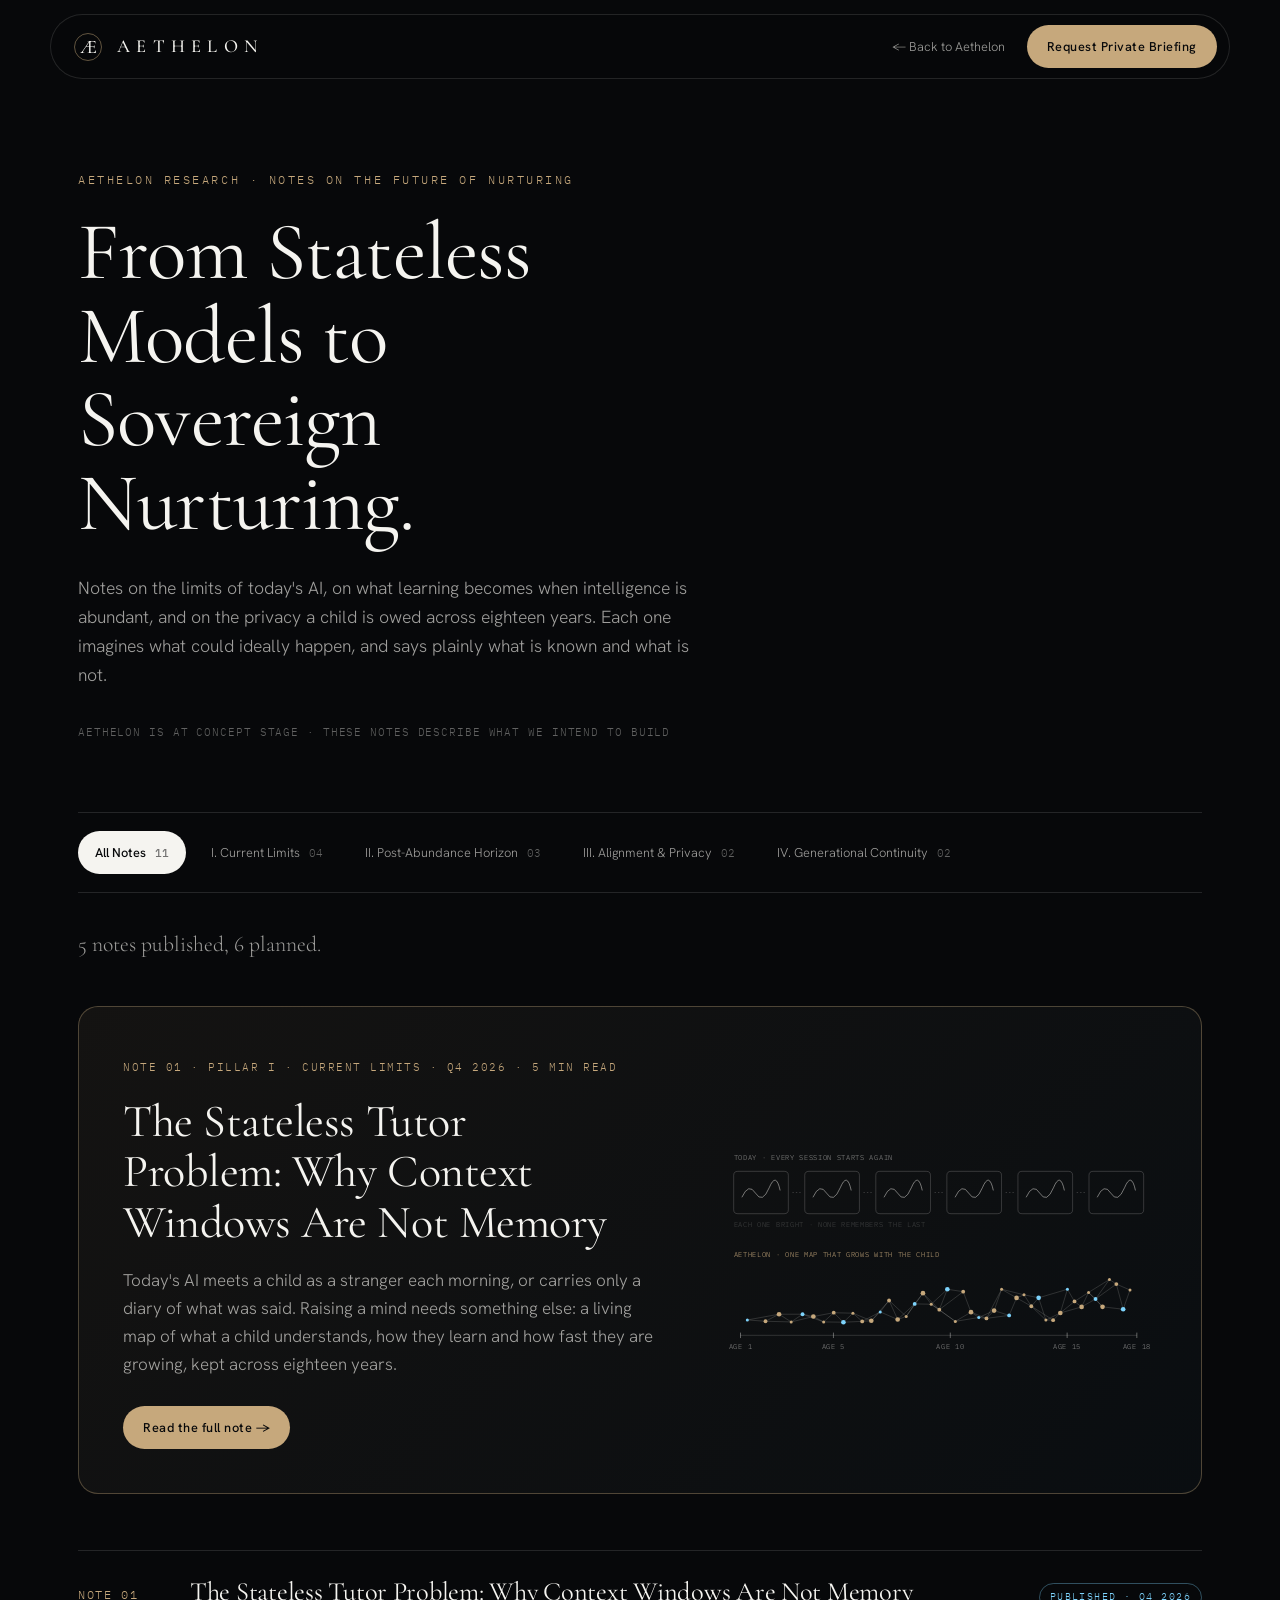
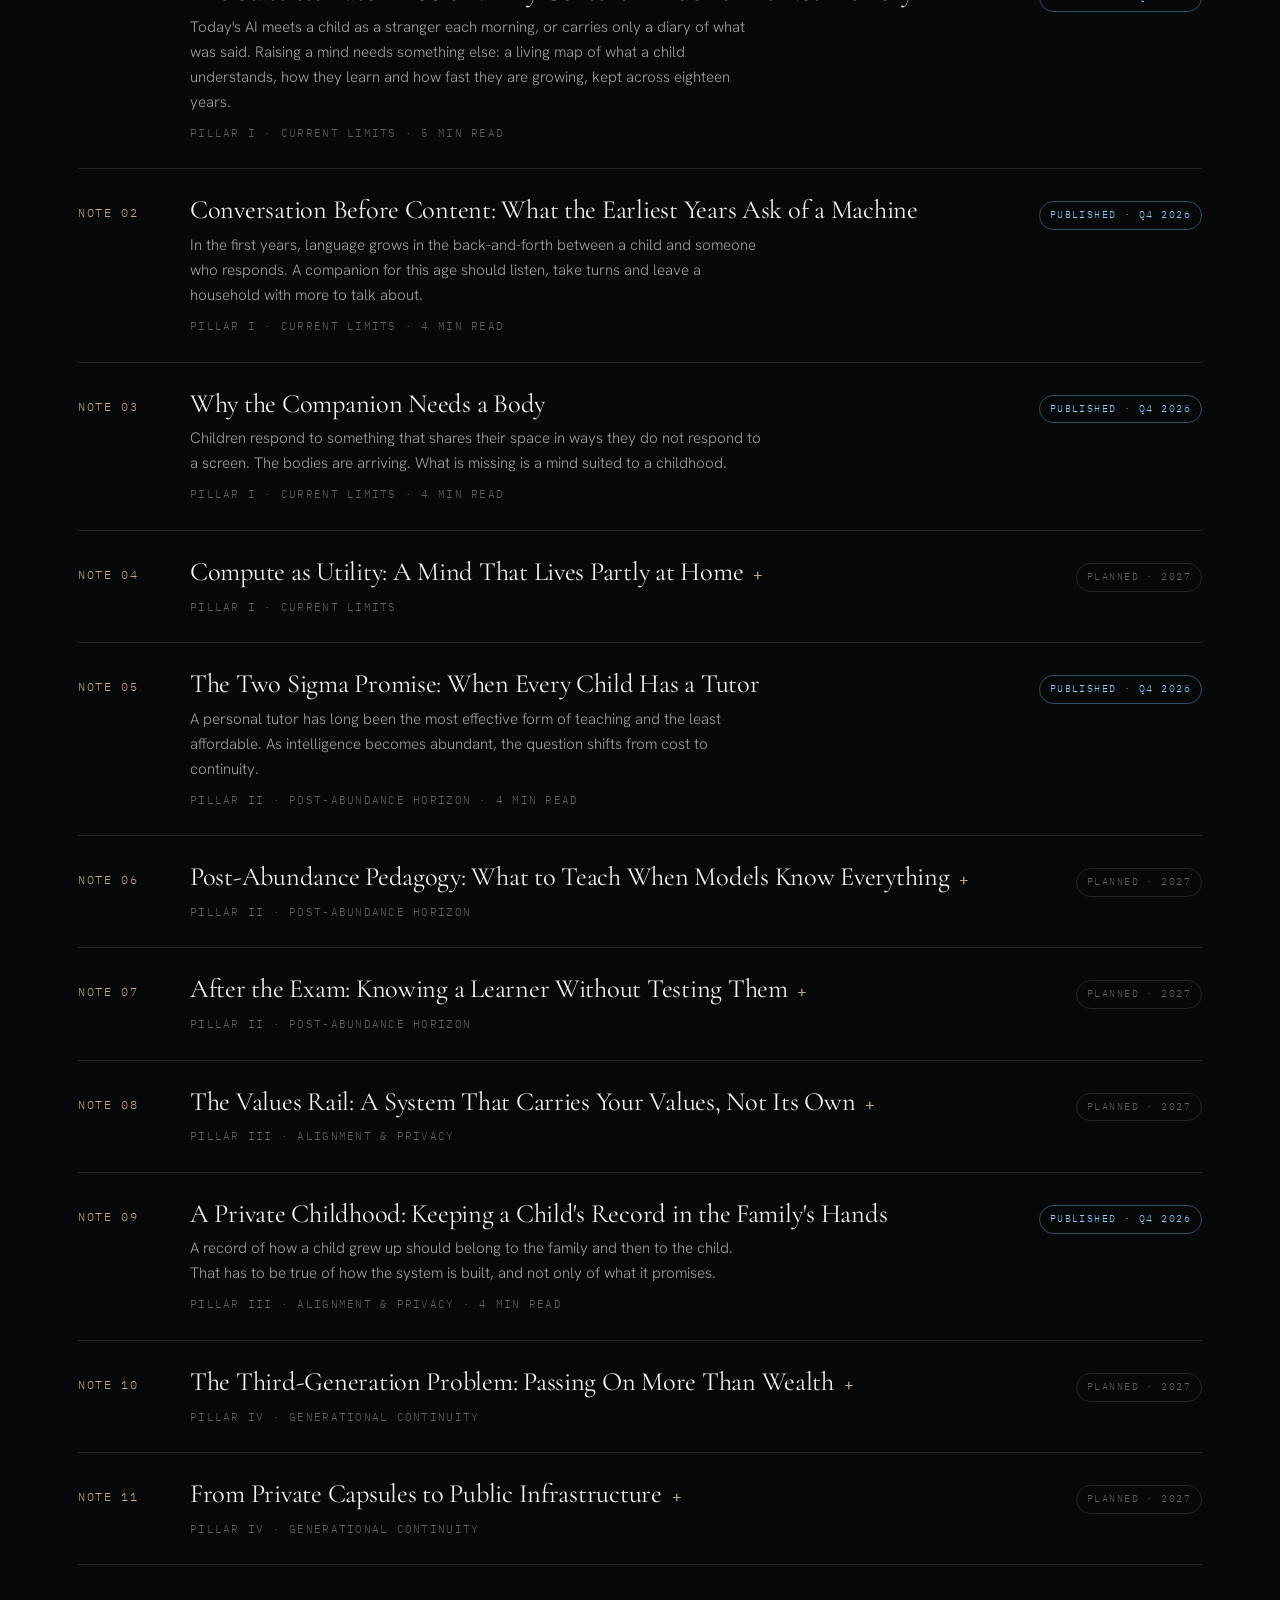
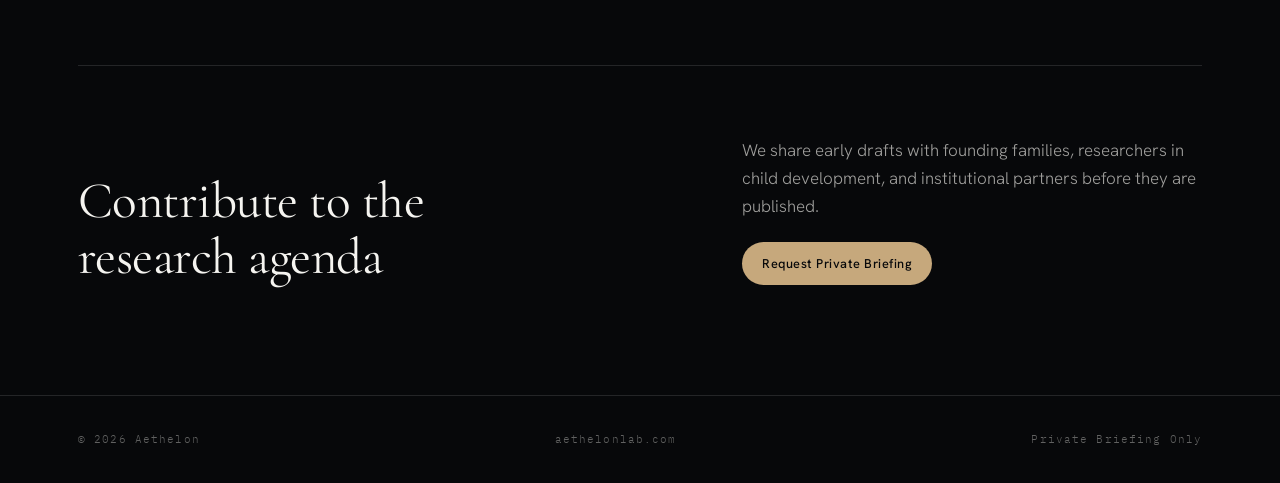
<file: research.html>
<!DOCTYPE html>
<html lang="en">
<head>
<meta charset="utf-8">
<meta name="viewport" content="width=device-width, initial-scale=1">
<title>Aethelon Research</title>
<meta name="description" content="Research notes from Aethelon on the limits of today's AI, learning in an age of abundant intelligence, and the privacy a child is owed across eighteen years.">
<meta property="og:title" content="Aethelon Research">
<meta property="og:description" content="Research notes from Aethelon on the limits of today's AI, learning in an age of abundant intelligence, and the privacy a child is owed across eighteen years.">
<meta property="og:type" content="website">
<meta property="og:url" content="https://aethelonlab.com/research.html">
<link rel="canonical" href="https://aethelonlab.com/research.html">
<link rel="icon" href="assets/favicon.svg" type="image/svg+xml">
<link rel="apple-touch-icon" href="assets/apple-touch-icon.png">
<meta property="og:image" content="https://aethelonlab.com/assets/og.png">
<meta name="twitter:card" content="summary_large_image">
<link rel="preconnect" href="https://fonts.googleapis.com">
<link rel="preconnect" href="https://fonts.gstatic.com" crossorigin>
<link href="https://fonts.googleapis.com/css2?family=Cormorant+Garamond:ital,wght@0,400;0,500;0,600;1,400;1,500&family=Hanken+Grotesk:wght@300;400;500;600&family=IBM+Plex+Mono:wght@400;500&display=swap" rel="stylesheet">
<link rel="stylesheet" href="assets/research.css">
</head>
<body>
<header class="nav"><div class="nav-in">
  <a class="brand" href="index.html" aria-label="Aethelon home"><svg class="mark" viewBox="0 0 100 100" aria-hidden="true"><circle cx="50" cy="50" r="45" fill="none" stroke="#C6A87C" stroke-width="1.6"/><path d="M23.568 70.0Q23.312 70.0 23.312 69.616Q23.312 69.232 23.568 69.232Q25.744 69.232 28.112000000000002 67.312Q30.48 65.392 33.104 61.552L52.24 33.263999999999996Q53.456 31.6 52.784000000000006 31.184Q52.112 30.768 48.144000000000005 30.768Q47.952 30.768 47.952 30.384Q47.952 30.0 48.144000000000005 30.0H74.0Q74.64 30.0 74.64 30.576L74.768 38.64Q74.768 38.832 74.416 38.864000000000004Q74.06400000000001 38.896 74.0 38.704Q73.872 36.912 72.848 35.248Q71.824 33.583999999999996 70.16 32.56Q68.49600000000001 31.536 66.44800000000001 31.536H63.184Q61.391999999999996 31.536 60.368 31.824Q59.34400000000001 32.112 58.928000000000004 32.944Q58.512 33.775999999999996 58.512 35.248V64.56Q58.512 66.096 58.896 66.96000000000001Q59.28 67.824 60.208 68.176Q61.135999999999996 68.528 62.864000000000004 68.528H67.024Q69.072 68.528 70.896 67.44Q72.72 66.352 74.096 64.49600000000001Q75.47200000000001 62.64 75.98400000000001 60.272Q75.98400000000001 60.08 76.33600000000001 60.144Q76.688 60.208 76.688 60.4Q76.49600000000001 62.128 76.304 64.56Q76.11200000000001 66.992 76.11200000000001 69.04Q76.11200000000001 70.0 75.152 70.0H48.464Q48.336 70.0 48.336 69.616Q48.336 69.232 48.464 69.232Q50.64 69.232 51.760000000000005 68.912Q52.88 68.592 53.264 67.632Q53.648 66.672 53.648 64.816V32.368L55.44 31.344L35.152 61.68Q32.72 65.392 33.519999999999996 67.312Q34.32 69.232 38.224000000000004 69.232Q38.544000000000004 69.232 38.544000000000004 69.616Q38.544000000000004 70.0 38.224000000000004 70.0Q36.176 70.0 34.448 69.872Q32.72 69.744 30.032000000000004 69.744Q27.92 69.744 26.608000000000004 69.872Q25.296000000000003 70.0 23.568 70.0ZM42.128 49.903999999999996 43.088 48.432H56.976L57.42400000000001 49.903999999999996ZM71.568 55.28Q71.568 52.528 70.0 51.215999999999994Q68.432 49.903999999999996 65.04 49.903999999999996H55.44V48.432H65.168Q68.49600000000001 48.432 69.968 47.312Q71.44 46.192 71.44 43.824Q71.44 43.696 71.824 43.696Q72.208 43.696 72.208 43.824Q72.208 45.808 72.176 46.896Q72.144 47.983999999999995 72.144 49.2Q72.144 50.672 72.208 52.144Q72.272 53.616 72.272 55.28Q72.272 55.408 71.92 55.408Q71.568 55.408 71.568 55.28Z" fill="#F5F4F0"/></svg><b>AETHELON</b></a>
  <div class="nav-r"><a class="back" href="index.html">← Back to Aethelon</a><a class="btn" href="index.html#briefing">Request Private Briefing</a></div>
</div></header>
<main id="top">
<section class="head"><div class="wrap">
  <span class="kicker">Aethelon Research · Notes on the future of nurturing</span>
  <h1>From Stateless Models to Sovereign Nurturing.</h1>
  <p>Notes on the limits of today's AI, on what learning becomes when intelligence is abundant, and on the privacy a child is owed across eighteen years. Each one imagines what could ideally happen, and says plainly what is known and what is not.</p>
  <span class="stage">AETHELON IS AT CONCEPT STAGE · THESE NOTES DESCRIBE WHAT WE INTEND TO BUILD</span>
</div></section>
<section><div class="wrap">
<div class="filters" id="filters" role="group" aria-label="Filter notes by pillar"><button aria-pressed="true" data-f="all" data-line="5 notes published, 6 planned.">All Notes <small>11</small></button><button aria-pressed="false" data-f="1" data-line="Why today&#x27;s AI, for all its brilliance, does not yet know how to raise a child.">I. Current Limits <small>04</small></button><button aria-pressed="false" data-f="2" data-line="What learning becomes when knowledge is everywhere and attention is the scarce thing.">II. Post-Abundance Horizon <small>03</small></button><button aria-pressed="false" data-f="3" data-line="Whose values the system carries, and who holds a child&#x27;s record.">III. Alignment & Privacy <small>02</small></button><button aria-pressed="false" data-f="4" data-line="How a family&#x27;s wisdom outlasts the people who earned it.">IV. Generational Continuity <small>02</small></button></div><p class="pillar-line" id="pillarLine" aria-live="polite">5 notes published, 6 planned.</p><article class="feat" id="feat">
  <div>
    <span class="meta">Note 01 · Pillar I · Current Limits · Q4 2026 · 5 min read</span>
    <h2><a href="notes/the-stateless-tutor-problem.html">The Stateless Tutor Problem: Why Context Windows Are Not Memory</a></h2>
    <p>Today's AI meets a child as a stranger each morning, or carries only a diary of what was said. Raising a mind needs something else: a living map of what a child understands, how they learn and how fast they are growing, kept across eighteen years.</p>
    <a class="btn" href="notes/the-stateless-tutor-problem.html">Read the full note →</a>
  </div>
  <div><svg viewBox="0 0 640 310" role="img" aria-label="Top: six separate AI sessions that do not connect. Bottom: one map of a learner that grows from age 1 to 18."><text x="20" y="24" font-family="IBM Plex Mono,ui-monospace,monospace" font-size="10" letter-spacing="1" fill="rgba(245,244,240,.55)">TODAY · EVERY SESSION STARTS AGAIN</text><rect x="20" y="40" width="80" height="62" rx="6" fill="none" stroke="rgba(245,244,240,.22)" stroke-width="1.2"/><path d="M32 78 q10 -22 20 -6 t20 -8 t16 4" fill="none" stroke="rgba(245,244,240,.55)" stroke-width="1.2"/><path d="M106 71 h12" stroke="rgba(245,244,240,.22)" stroke-width="1.2" stroke-dasharray="2 3"/><rect x="124" y="40" width="80" height="62" rx="6" fill="none" stroke="rgba(245,244,240,.22)" stroke-width="1.2"/><path d="M136 78 q10 -22 20 -6 t20 -8 t16 4" fill="none" stroke="rgba(245,244,240,.55)" stroke-width="1.2"/><path d="M210 71 h12" stroke="rgba(245,244,240,.22)" stroke-width="1.2" stroke-dasharray="2 3"/><rect x="228" y="40" width="80" height="62" rx="6" fill="none" stroke="rgba(245,244,240,.22)" stroke-width="1.2"/><path d="M240 78 q10 -22 20 -6 t20 -8 t16 4" fill="none" stroke="rgba(245,244,240,.55)" stroke-width="1.2"/><path d="M314 71 h12" stroke="rgba(245,244,240,.22)" stroke-width="1.2" stroke-dasharray="2 3"/><rect x="332" y="40" width="80" height="62" rx="6" fill="none" stroke="rgba(245,244,240,.22)" stroke-width="1.2"/><path d="M344 78 q10 -22 20 -6 t20 -8 t16 4" fill="none" stroke="rgba(245,244,240,.55)" stroke-width="1.2"/><path d="M418 71 h12" stroke="rgba(245,244,240,.22)" stroke-width="1.2" stroke-dasharray="2 3"/><rect x="436" y="40" width="80" height="62" rx="6" fill="none" stroke="rgba(245,244,240,.22)" stroke-width="1.2"/><path d="M448 78 q10 -22 20 -6 t20 -8 t16 4" fill="none" stroke="rgba(245,244,240,.55)" stroke-width="1.2"/><path d="M522 71 h12" stroke="rgba(245,244,240,.22)" stroke-width="1.2" stroke-dasharray="2 3"/><rect x="540" y="40" width="80" height="62" rx="6" fill="none" stroke="rgba(245,244,240,.22)" stroke-width="1.2"/><path d="M552 78 q10 -22 20 -6 t20 -8 t16 4" fill="none" stroke="rgba(245,244,240,.55)" stroke-width="1.2"/><text x="20" y="122" font-family="IBM Plex Mono,ui-monospace,monospace" font-size="10" letter-spacing="1" fill="rgba(245,244,240,.22)">EACH ONE BRIGHT · NONE REMEMBERS THE LAST</text><text x="20" y="166" font-family="IBM Plex Mono,ui-monospace,monospace" font-size="10" letter-spacing="1" fill="#C6A87C">AETHELON · ONE MAP THAT GROWS WITH THE CHILD</text><path d="M30 280 H610" stroke="rgba(245,244,240,.22)" stroke-width="1"/><path d="M30 276 v8" stroke="rgba(245,244,240,.55)" stroke-width="1"/><text x="30" y="300" text-anchor="middle" font-family="IBM Plex Mono,ui-monospace,monospace" font-size="10" letter-spacing="1" fill="rgba(245,244,240,.55)">AGE 1</text><path d="M166 276 v8" stroke="rgba(245,244,240,.55)" stroke-width="1"/><text x="166" y="300" text-anchor="middle" font-family="IBM Plex Mono,ui-monospace,monospace" font-size="10" letter-spacing="1" fill="rgba(245,244,240,.55)">AGE 5</text><path d="M337 276 v8" stroke="rgba(245,244,240,.55)" stroke-width="1"/><text x="337" y="300" text-anchor="middle" font-family="IBM Plex Mono,ui-monospace,monospace" font-size="10" letter-spacing="1" fill="rgba(245,244,240,.55)">AGE 10</text><path d="M508 276 v8" stroke="rgba(245,244,240,.55)" stroke-width="1"/><text x="508" y="300" text-anchor="middle" font-family="IBM Plex Mono,ui-monospace,monospace" font-size="10" letter-spacing="1" fill="rgba(245,244,240,.55)">AGE 15</text><path d="M610 276 v8" stroke="rgba(245,244,240,.55)" stroke-width="1"/><text x="610" y="300" text-anchor="middle" font-family="IBM Plex Mono,ui-monospace,monospace" font-size="10" letter-spacing="1" fill="rgba(245,244,240,.55)">AGE 18</text><path d="M40.0 257.5 L66.6 259.4" stroke="rgba(245,244,240,.22)" stroke-width="1"/><path d="M66.6 259.4 L86.4 249.1" stroke="rgba(245,244,240,.22)" stroke-width="1"/><path d="M40.0 257.5 L86.4 249.1" stroke="rgba(245,244,240,.22)" stroke-width="1"/><path d="M86.4 249.1 L104.2 260.4" stroke="rgba(245,244,240,.22)" stroke-width="1"/><path d="M66.6 259.4 L104.2 260.4" stroke="rgba(245,244,240,.22)" stroke-width="1"/><path d="M104.2 260.4 L120.8 249.1" stroke="rgba(245,244,240,.22)" stroke-width="1"/><path d="M86.4 249.1 L120.8 249.1" stroke="rgba(245,244,240,.22)" stroke-width="1"/><path d="M120.8 249.1 L136.6 252.5" stroke="rgba(245,244,240,.22)" stroke-width="1"/><path d="M104.2 260.4 L136.6 252.5" stroke="rgba(245,244,240,.22)" stroke-width="1"/><path d="M136.6 252.5 L151.7 260.4" stroke="rgba(245,244,240,.22)" stroke-width="1"/><path d="M120.8 249.1 L151.7 260.4" stroke="rgba(245,244,240,.22)" stroke-width="1"/><path d="M151.7 260.4 L166.4 246.9" stroke="rgba(245,244,240,.22)" stroke-width="1"/><path d="M136.6 252.5 L166.4 246.9" stroke="rgba(245,244,240,.22)" stroke-width="1"/><path d="M166.4 246.9 L180.6 260.8" stroke="rgba(245,244,240,.22)" stroke-width="1"/><path d="M151.7 260.4 L180.6 260.8" stroke="rgba(245,244,240,.22)" stroke-width="1"/><path d="M180.6 260.8 L194.5 247.6" stroke="rgba(245,244,240,.22)" stroke-width="1"/><path d="M166.4 246.9 L194.5 247.6" stroke="rgba(245,244,240,.22)" stroke-width="1"/><path d="M194.5 247.6 L208.1 259.6" stroke="rgba(245,244,240,.22)" stroke-width="1"/><path d="M180.6 260.8 L208.1 259.6" stroke="rgba(245,244,240,.22)" stroke-width="1"/><path d="M208.1 259.6 L221.4 258.7" stroke="rgba(245,244,240,.22)" stroke-width="1"/><path d="M194.5 247.6 L221.4 258.7" stroke="rgba(245,244,240,.22)" stroke-width="1"/><path d="M221.4 258.7 L234.5 245.7" stroke="rgba(245,244,240,.22)" stroke-width="1"/><path d="M208.1 259.6 L234.5 245.7" stroke="rgba(245,244,240,.22)" stroke-width="1"/><path d="M234.5 245.7 L247.4 229.0" stroke="rgba(245,244,240,.22)" stroke-width="1"/><path d="M221.4 258.7 L247.4 229.0" stroke="rgba(245,244,240,.22)" stroke-width="1"/><path d="M234.5 245.7 L260.0 256.9" stroke="rgba(245,244,240,.22)" stroke-width="1"/><path d="M247.4 229.0 L260.0 256.9" stroke="rgba(245,244,240,.22)" stroke-width="1"/><path d="M260.0 256.9 L272.5 252.4" stroke="rgba(245,244,240,.22)" stroke-width="1"/><path d="M247.4 229.0 L272.5 252.4" stroke="rgba(245,244,240,.22)" stroke-width="1"/><path d="M272.5 252.4 L284.9 234.0" stroke="rgba(245,244,240,.22)" stroke-width="1"/><path d="M260.0 256.9 L284.9 234.0" stroke="rgba(245,244,240,.22)" stroke-width="1"/><path d="M284.9 234.0 L297.0 218.3" stroke="rgba(245,244,240,.22)" stroke-width="1"/><path d="M272.5 252.4 L297.0 218.3" stroke="rgba(245,244,240,.22)" stroke-width="1"/><path d="M297.0 218.3 L309.1 234.5" stroke="rgba(245,244,240,.22)" stroke-width="1"/><path d="M284.9 234.0 L309.1 234.5" stroke="rgba(245,244,240,.22)" stroke-width="1"/><path d="M309.1 234.5 L320.9 242.5" stroke="rgba(245,244,240,.22)" stroke-width="1"/><path d="M297.0 218.3 L320.9 242.5" stroke="rgba(245,244,240,.22)" stroke-width="1"/><path d="M320.9 242.5 L332.7 212.6" stroke="rgba(245,244,240,.22)" stroke-width="1"/><path d="M309.1 234.5 L332.7 212.6" stroke="rgba(245,244,240,.22)" stroke-width="1"/><path d="M320.9 242.5 L344.4 259.6" stroke="rgba(245,244,240,.22)" stroke-width="1"/><path d="M309.1 234.5 L344.4 259.6" stroke="rgba(245,244,240,.22)" stroke-width="1"/><path d="M332.7 212.6 L355.9 216.1" stroke="rgba(245,244,240,.22)" stroke-width="1"/><path d="M320.9 242.5 L355.9 216.1" stroke="rgba(245,244,240,.22)" stroke-width="1"/><path d="M344.4 259.6 L367.3 246.1" stroke="rgba(245,244,240,.22)" stroke-width="1"/><path d="M355.9 216.1 L367.3 246.1" stroke="rgba(245,244,240,.22)" stroke-width="1"/><path d="M367.3 246.1 L378.7 253.9" stroke="rgba(245,244,240,.22)" stroke-width="1"/><path d="M344.4 259.6 L378.7 253.9" stroke="rgba(245,244,240,.22)" stroke-width="1"/><path d="M378.7 253.9 L389.9 255.2" stroke="rgba(245,244,240,.22)" stroke-width="1"/><path d="M367.3 246.1 L389.9 255.2" stroke="rgba(245,244,240,.22)" stroke-width="1"/><path d="M389.9 255.2 L401.1 243.8" stroke="rgba(245,244,240,.22)" stroke-width="1"/><path d="M378.7 253.9 L401.1 243.8" stroke="rgba(245,244,240,.22)" stroke-width="1"/><path d="M401.1 243.8 L412.1 212.6" stroke="rgba(245,244,240,.22)" stroke-width="1"/><path d="M389.9 255.2 L412.1 212.6" stroke="rgba(245,244,240,.22)" stroke-width="1"/><path d="M401.1 243.8 L423.1 250.8" stroke="rgba(245,244,240,.22)" stroke-width="1"/><path d="M389.9 255.2 L423.1 250.8" stroke="rgba(245,244,240,.22)" stroke-width="1"/><path d="M412.1 212.6 L434.0 225.2" stroke="rgba(245,244,240,.22)" stroke-width="1"/><path d="M423.1 250.8 L434.0 225.2" stroke="rgba(245,244,240,.22)" stroke-width="1"/><path d="M434.0 225.2 L444.9 220.7" stroke="rgba(245,244,240,.22)" stroke-width="1"/><path d="M412.1 212.6 L444.9 220.7" stroke="rgba(245,244,240,.22)" stroke-width="1"/><path d="M444.9 220.7 L455.6 237.4" stroke="rgba(245,244,240,.22)" stroke-width="1"/><path d="M434.0 225.2 L455.6 237.4" stroke="rgba(245,244,240,.22)" stroke-width="1"/><path d="M455.6 237.4 L466.3 225.1" stroke="rgba(245,244,240,.22)" stroke-width="1"/><path d="M444.9 220.7 L466.3 225.1" stroke="rgba(245,244,240,.22)" stroke-width="1"/><path d="M455.6 237.4 L476.9 257.7" stroke="rgba(245,244,240,.22)" stroke-width="1"/><path d="M466.3 225.1 L476.9 257.7" stroke="rgba(245,244,240,.22)" stroke-width="1"/><path d="M476.9 257.7 L487.5 257.8" stroke="rgba(245,244,240,.22)" stroke-width="1"/><path d="M455.6 237.4 L487.5 257.8" stroke="rgba(245,244,240,.22)" stroke-width="1"/><path d="M487.5 257.8 L498.0 247.3" stroke="rgba(245,244,240,.22)" stroke-width="1"/><path d="M476.9 257.7 L498.0 247.3" stroke="rgba(245,244,240,.22)" stroke-width="1"/><path d="M498.0 247.3 L508.4 212.6" stroke="rgba(245,244,240,.22)" stroke-width="1"/><path d="M466.3 225.1 L508.4 212.6" stroke="rgba(245,244,240,.22)" stroke-width="1"/><path d="M508.4 212.6 L518.8 230.4" stroke="rgba(245,244,240,.22)" stroke-width="1"/><path d="M498.0 247.3 L518.8 230.4" stroke="rgba(245,244,240,.22)" stroke-width="1"/><path d="M518.8 230.4 L529.2 238.4" stroke="rgba(245,244,240,.22)" stroke-width="1"/><path d="M498.0 247.3 L529.2 238.4" stroke="rgba(245,244,240,.22)" stroke-width="1"/><path d="M529.2 238.4 L539.4 217.2" stroke="rgba(245,244,240,.22)" stroke-width="1"/><path d="M518.8 230.4 L539.4 217.2" stroke="rgba(245,244,240,.22)" stroke-width="1"/><path d="M539.4 217.2 L549.6 226.8" stroke="rgba(245,244,240,.22)" stroke-width="1"/><path d="M529.2 238.4 L549.6 226.8" stroke="rgba(245,244,240,.22)" stroke-width="1"/><path d="M549.6 226.8 L559.8 238.3" stroke="rgba(245,244,240,.22)" stroke-width="1"/><path d="M539.4 217.2 L559.8 238.3" stroke="rgba(245,244,240,.22)" stroke-width="1"/><path d="M549.6 226.8 L569.9 198.3" stroke="rgba(245,244,240,.22)" stroke-width="1"/><path d="M539.4 217.2 L569.9 198.3" stroke="rgba(245,244,240,.22)" stroke-width="1"/><path d="M569.9 198.3 L580.0 205.0" stroke="rgba(245,244,240,.22)" stroke-width="1"/><path d="M549.6 226.8 L580.0 205.0" stroke="rgba(245,244,240,.22)" stroke-width="1"/><path d="M559.8 238.3 L590.0 241.8" stroke="rgba(245,244,240,.22)" stroke-width="1"/><path d="M580.0 205.0 L590.0 241.8" stroke="rgba(245,244,240,.22)" stroke-width="1"/><path d="M580.0 205.0 L600.0 213.7" stroke="rgba(245,244,240,.22)" stroke-width="1"/><path d="M590.0 241.8 L600.0 213.7" stroke="rgba(245,244,240,.22)" stroke-width="1"/><circle cx="40.0" cy="257.5" r="2.2" fill="#7DD3FC"/><circle cx="66.6" cy="259.4" r="2.8" fill="#C6A87C"/><circle cx="86.4" cy="249.1" r="3.4" fill="#C6A87C"/><circle cx="104.2" cy="260.4" r="2.2" fill="#C6A87C"/><circle cx="120.8" cy="249.1" r="2.8" fill="#7DD3FC"/><circle cx="136.6" cy="252.5" r="3.4" fill="#C6A87C"/><circle cx="151.7" cy="260.4" r="2.2" fill="#C6A87C"/><circle cx="166.4" cy="246.9" r="2.8" fill="#C6A87C"/><circle cx="180.6" cy="260.8" r="3.4" fill="#7DD3FC"/><circle cx="194.5" cy="247.6" r="2.2" fill="#C6A87C"/><circle cx="208.1" cy="259.6" r="2.8" fill="#C6A87C"/><circle cx="221.4" cy="258.7" r="3.4" fill="#C6A87C"/><circle cx="234.5" cy="245.7" r="2.2" fill="#7DD3FC"/><circle cx="247.4" cy="229.0" r="2.8" fill="#C6A87C"/><circle cx="260.0" cy="256.9" r="3.4" fill="#C6A87C"/><circle cx="272.5" cy="252.4" r="2.2" fill="#C6A87C"/><circle cx="284.9" cy="234.0" r="2.8" fill="#7DD3FC"/><circle cx="297.0" cy="218.3" r="3.4" fill="#C6A87C"/><circle cx="309.1" cy="234.5" r="2.2" fill="#C6A87C"/><circle cx="320.9" cy="242.5" r="2.8" fill="#C6A87C"/><circle cx="332.7" cy="212.6" r="3.4" fill="#7DD3FC"/><circle cx="344.4" cy="259.6" r="2.2" fill="#C6A87C"/><circle cx="355.9" cy="216.1" r="2.8" fill="#C6A87C"/><circle cx="367.3" cy="246.1" r="3.4" fill="#C6A87C"/><circle cx="378.7" cy="253.9" r="2.2" fill="#7DD3FC"/><circle cx="389.9" cy="255.2" r="2.8" fill="#C6A87C"/><circle cx="401.1" cy="243.8" r="3.4" fill="#C6A87C"/><circle cx="412.1" cy="212.6" r="2.2" fill="#C6A87C"/><circle cx="423.1" cy="250.8" r="2.8" fill="#7DD3FC"/><circle cx="434.0" cy="225.2" r="3.4" fill="#C6A87C"/><circle cx="444.9" cy="220.7" r="2.2" fill="#C6A87C"/><circle cx="455.6" cy="237.4" r="2.8" fill="#C6A87C"/><circle cx="466.3" cy="225.1" r="3.4" fill="#7DD3FC"/><circle cx="476.9" cy="257.7" r="2.2" fill="#C6A87C"/><circle cx="487.5" cy="257.8" r="2.8" fill="#C6A87C"/><circle cx="498.0" cy="247.3" r="3.4" fill="#C6A87C"/><circle cx="508.4" cy="212.6" r="2.2" fill="#7DD3FC"/><circle cx="518.8" cy="230.4" r="2.8" fill="#C6A87C"/><circle cx="529.2" cy="238.4" r="3.4" fill="#C6A87C"/><circle cx="539.4" cy="217.2" r="2.2" fill="#C6A87C"/><circle cx="549.6" cy="226.8" r="2.8" fill="#7DD3FC"/><circle cx="559.8" cy="238.3" r="3.4" fill="#C6A87C"/><circle cx="569.9" cy="198.3" r="2.2" fill="#C6A87C"/><circle cx="580.0" cy="205.0" r="2.8" fill="#C6A87C"/><circle cx="590.0" cy="241.8" r="3.4" fill="#7DD3FC"/><circle cx="600.0" cy="213.7" r="2.2" fill="#C6A87C"/></svg></div>
</article>
<ul class="list">
<li data-pillar="1"><div class="row">
  <span class="n">NOTE 01</span>
  <div><h3><a href="notes/the-stateless-tutor-problem.html">The Stateless Tutor Problem: Why Context Windows Are Not Memory</a></h3><p>Today's AI meets a child as a stranger each morning, or carries only a diary of what was said. Raising a mind needs something else: a living map of what a child understands, how they learn and how fast they are growing, kept across eighteen years.</p><span class="tag">Pillar I · Current Limits · 5 min read</span></div>
  <span class="badge pub">Published · Q4 2026</span>
</div></li>
<li data-pillar="1"><div class="row">
  <span class="n">NOTE 02</span>
  <div><h3><a href="notes/conversation-before-content.html">Conversation Before Content: What the Earliest Years Ask of a Machine</a></h3><p>In the first years, language grows in the back-and-forth between a child and someone who responds. A companion for this age should listen, take turns and leave a household with more to talk about.</p><span class="tag">Pillar I · Current Limits · 4 min read</span></div>
  <span class="badge pub">Published · Q4 2026</span>
</div></li>
<li data-pillar="1"><div class="row">
  <span class="n">NOTE 03</span>
  <div><h3><a href="notes/why-the-companion-needs-a-body.html">Why the Companion Needs a Body</a></h3><p>Children respond to something that shares their space in ways they do not respond to a screen. The bodies are arriving. What is missing is a mind suited to a childhood.</p><span class="tag">Pillar I · Current Limits · 4 min read</span></div>
  <span class="badge pub">Published · Q4 2026</span>
</div></li>
<li data-pillar="1"><details>
  <summary><div class="row">
    <span class="n">NOTE 04</span>
    <div><h3>Compute as Utility: A Mind That Lives Partly at Home</h3><span class="tag">Pillar I · Current Limits</span></div>
    <span class="badge">Planned · 2027</span>
  </div></summary>
  <div class="preview"><p>Some thinking has to happen in the room, instantly and privately. Some can be drawn from elsewhere when needed, like electricity. This note will describe how a home companion might divide the two, and why the split protects a family.</p><a class="btn ghost" href="index.html#briefing">Ask to read it early</a></div>
</details></li>
<li data-pillar="2"><div class="row">
  <span class="n">NOTE 05</span>
  <div><h3><a href="notes/the-two-sigma-promise.html">The Two Sigma Promise: When Every Child Has a Tutor</a></h3><p>A personal tutor has long been the most effective form of teaching and the least affordable. As intelligence becomes abundant, the question shifts from cost to continuity.</p><span class="tag">Pillar II · Post-Abundance Horizon · 4 min read</span></div>
  <span class="badge pub">Published · Q4 2026</span>
</div></li>
<li data-pillar="2"><details>
  <summary><div class="row">
    <span class="n">NOTE 06</span>
    <div><h3>Post-Abundance Pedagogy: What to Teach When Models Know Everything</h3><span class="tag">Pillar II · Post-Abundance Horizon</span></div>
    <span class="badge">Planned · 2027</span>
  </div></summary>
  <div class="preview"><p>When any fact or method can be had by asking, what is still worth a child's years? This note will make the case for judgement, taste, character and the ability to ask a good question.</p><a class="btn ghost" href="index.html#briefing">Ask to read it early</a></div>
</details></li>
<li data-pillar="2"><details>
  <summary><div class="row">
    <span class="n">NOTE 07</span>
    <div><h3>After the Exam: Knowing a Learner Without Testing Them</h3><span class="tag">Pillar II · Post-Abundance Horizon</span></div>
    <span class="badge">Planned · 2027</span>
  </div></summary>
  <div class="preview"><p>An exam is a snapshot taken under stress. A companion that has watched a child learn for years might know what she understands without ever stopping to test her. This note will explore what that could replace, and what it must not become.</p><a class="btn ghost" href="index.html#briefing">Ask to read it early</a></div>
</details></li>
<li data-pillar="3"><details>
  <summary><div class="row">
    <span class="n">NOTE 08</span>
    <div><h3>The Values Rail: A System That Carries Your Values, Not Its Own</h3><span class="tag">Pillar III · Alignment & Privacy</span></div>
    <span class="badge">Planned · 2027</span>
  </div></summary>
  <div class="preview"><p>Every family and every school teaches from a set of values. This note will describe how a companion could begin neutral and take its guidance from the people responsible for the child, and how they could see and change that guidance.</p><a class="btn ghost" href="index.html#briefing">Ask to read it early</a></div>
</details></li>
<li data-pillar="3"><div class="row">
  <span class="n">NOTE 09</span>
  <div><h3><a href="notes/a-private-childhood.html">A Private Childhood: Keeping a Child's Record in the Family's Hands</a></h3><p>A record of how a child grew up should belong to the family and then to the child. That has to be true of how the system is built, and not only of what it promises.</p><span class="tag">Pillar III · Alignment & Privacy · 4 min read</span></div>
  <span class="badge pub">Published · Q4 2026</span>
</div></li>
<li data-pillar="4"><details>
  <summary><div class="row">
    <span class="n">NOTE 10</span>
    <div><h3>The Third-Generation Problem: Passing On More Than Wealth</h3><span class="tag">Pillar IV · Generational Continuity</span></div>
    <span class="badge">Planned · 2027</span>
  </div></summary>
  <div class="preview"><p>Families often find that what the first generation built is gone by the third. Money passes easily. The judgement that earned it does not. This note will imagine a vault of a family's stories, principles and reasoning, opened to each child as they become ready.</p><a class="btn ghost" href="index.html#briefing">Ask to read it early</a></div>
</details></li>
<li data-pillar="4"><details>
  <summary><div class="row">
    <span class="n">NOTE 11</span>
    <div><h3>From Private Capsules to Public Infrastructure</h3><span class="tag">Pillar IV · Generational Continuity</span></div>
    <span class="badge">Planned · 2027</span>
  </div></summary>
  <div class="preview"><p>Many things that began as a privilege of a few became ordinary: books, schooling, electric light. This note will trace how a companion first built for a few families could become something every child has.</p><a class="btn ghost" href="index.html#briefing">Ask to read it early</a></div>
</details></li>
</ul>
<div class="agenda">
  <h2>Contribute to the research agenda</h2>
  <div><p>We share early drafts with founding families, researchers in child development, and institutional partners before they are published.</p><a class="btn" href="index.html#briefing">Request Private Briefing</a></div>
</div>
</div></section>
</main>
<footer><div class="wrap"><span>© 2026 Aethelon</span><span>aethelonlab.com</span><span>Private Briefing Only</span></div></footer>
<script src="assets/research.js"></script>
</body>
</html>
</file>
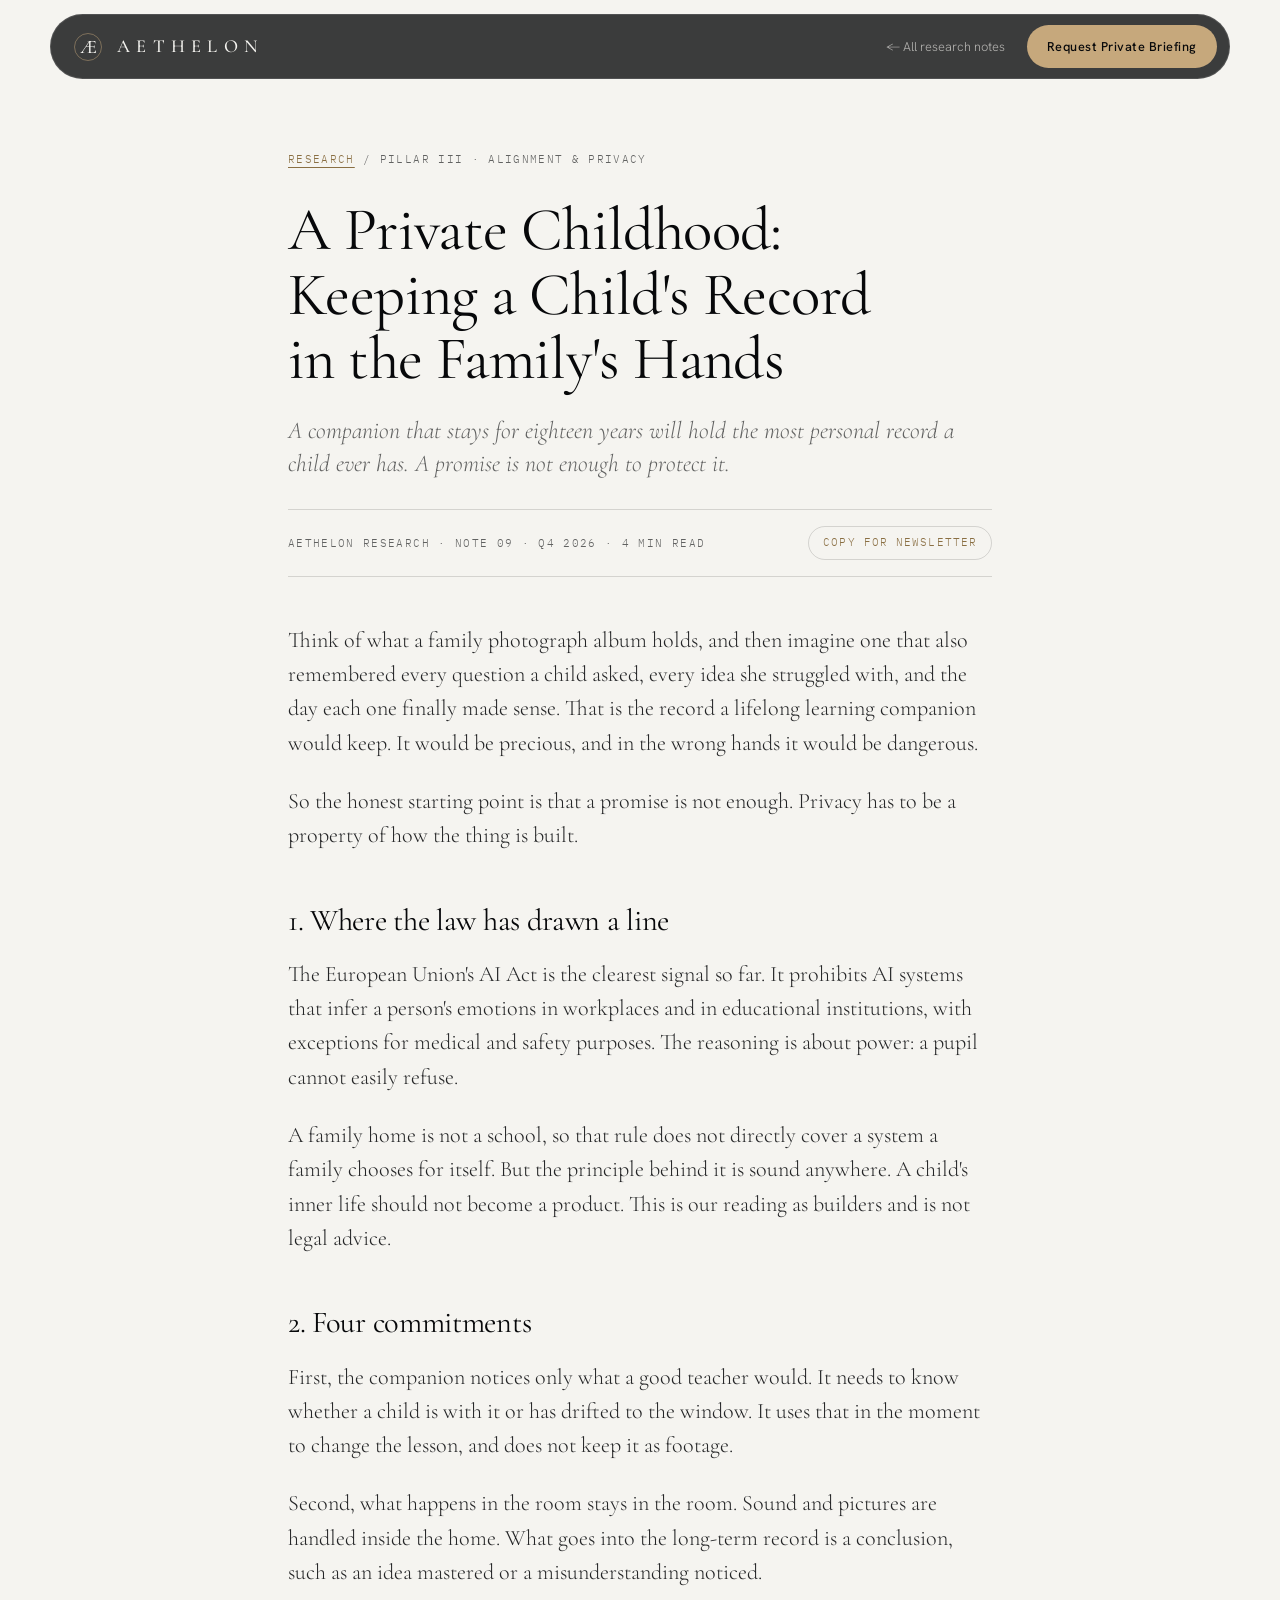
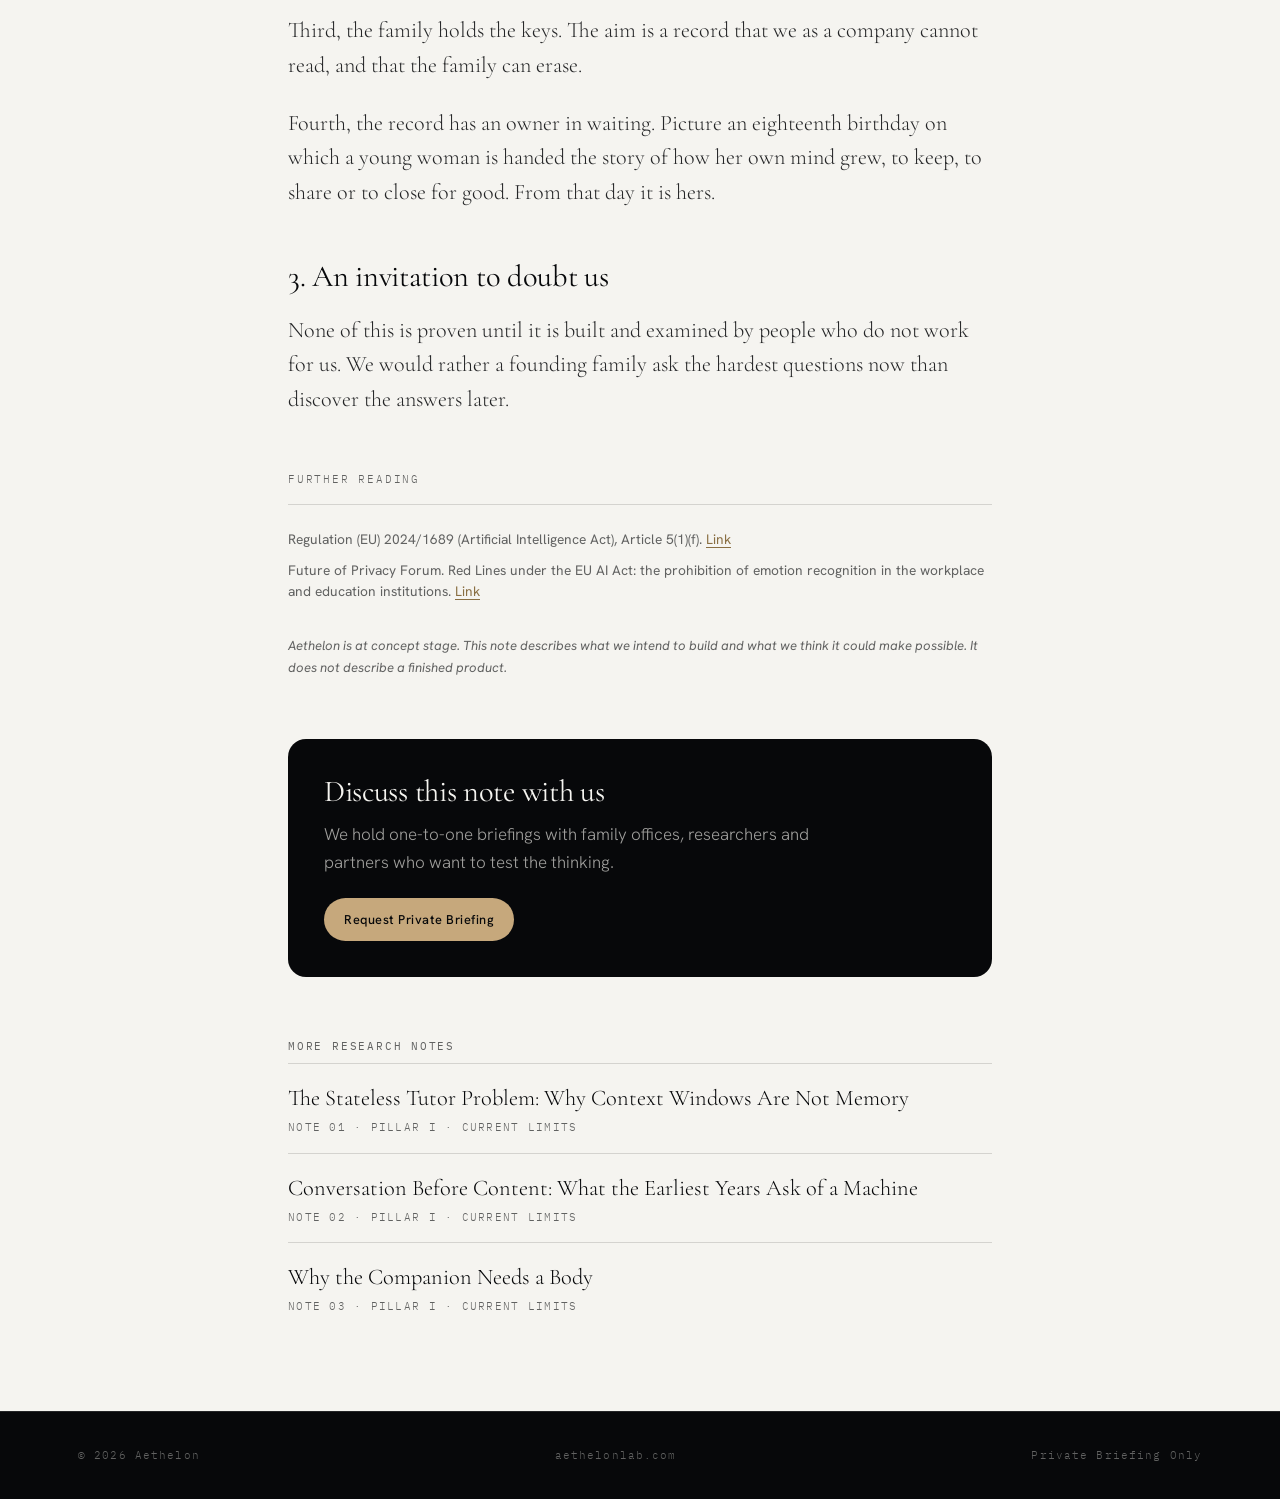
<file: notes/a-private-childhood.html>
<!DOCTYPE html>
<html lang="en">
<head>
<meta charset="utf-8">
<meta name="viewport" content="width=device-width, initial-scale=1">
<title>A Private Childhood: Keeping a Child&#x27;s Record in the Family&#x27;s Hands</title>
<meta name="description" content="A companion that stays for eighteen years will hold the most personal record a child ever has. A promise is not enough to protect it.">
<meta property="og:title" content="A Private Childhood: Keeping a Child&#x27;s Record in the Family&#x27;s Hands">
<meta property="og:description" content="A companion that stays for eighteen years will hold the most personal record a child ever has. A promise is not enough to protect it.">
<meta property="og:type" content="article">
<meta property="og:url" content="https://aethelonlab.com/notes/a-private-childhood.html">
<link rel="canonical" href="https://aethelonlab.com/notes/a-private-childhood.html">
<link rel="icon" href="../assets/favicon.svg" type="image/svg+xml">
<link rel="apple-touch-icon" href="../assets/apple-touch-icon.png">
<meta property="og:image" content="https://aethelonlab.com/assets/og.png">
<meta name="twitter:card" content="summary_large_image">
<link rel="preconnect" href="https://fonts.googleapis.com">
<link rel="preconnect" href="https://fonts.gstatic.com" crossorigin>
<link href="https://fonts.googleapis.com/css2?family=Cormorant+Garamond:ital,wght@0,400;0,500;0,600;1,400;1,500&family=Hanken+Grotesk:wght@300;400;500;600&family=IBM+Plex+Mono:wght@400;500&display=swap" rel="stylesheet">
<link rel="stylesheet" href="../assets/research.css">
</head>
<body class="note">
<div class="progress" aria-hidden="true"><i id="prog"></i></div>
<header class="nav"><div class="nav-in">
  <a class="brand" href="../index.html" aria-label="Aethelon home"><svg class="mark" viewBox="0 0 100 100" aria-hidden="true"><circle cx="50" cy="50" r="45" fill="none" stroke="#C6A87C" stroke-width="1.6"/><path d="M23.568 70.0Q23.312 70.0 23.312 69.616Q23.312 69.232 23.568 69.232Q25.744 69.232 28.112000000000002 67.312Q30.48 65.392 33.104 61.552L52.24 33.263999999999996Q53.456 31.6 52.784000000000006 31.184Q52.112 30.768 48.144000000000005 30.768Q47.952 30.768 47.952 30.384Q47.952 30.0 48.144000000000005 30.0H74.0Q74.64 30.0 74.64 30.576L74.768 38.64Q74.768 38.832 74.416 38.864000000000004Q74.06400000000001 38.896 74.0 38.704Q73.872 36.912 72.848 35.248Q71.824 33.583999999999996 70.16 32.56Q68.49600000000001 31.536 66.44800000000001 31.536H63.184Q61.391999999999996 31.536 60.368 31.824Q59.34400000000001 32.112 58.928000000000004 32.944Q58.512 33.775999999999996 58.512 35.248V64.56Q58.512 66.096 58.896 66.96000000000001Q59.28 67.824 60.208 68.176Q61.135999999999996 68.528 62.864000000000004 68.528H67.024Q69.072 68.528 70.896 67.44Q72.72 66.352 74.096 64.49600000000001Q75.47200000000001 62.64 75.98400000000001 60.272Q75.98400000000001 60.08 76.33600000000001 60.144Q76.688 60.208 76.688 60.4Q76.49600000000001 62.128 76.304 64.56Q76.11200000000001 66.992 76.11200000000001 69.04Q76.11200000000001 70.0 75.152 70.0H48.464Q48.336 70.0 48.336 69.616Q48.336 69.232 48.464 69.232Q50.64 69.232 51.760000000000005 68.912Q52.88 68.592 53.264 67.632Q53.648 66.672 53.648 64.816V32.368L55.44 31.344L35.152 61.68Q32.72 65.392 33.519999999999996 67.312Q34.32 69.232 38.224000000000004 69.232Q38.544000000000004 69.232 38.544000000000004 69.616Q38.544000000000004 70.0 38.224000000000004 70.0Q36.176 70.0 34.448 69.872Q32.72 69.744 30.032000000000004 69.744Q27.92 69.744 26.608000000000004 69.872Q25.296000000000003 70.0 23.568 70.0ZM42.128 49.903999999999996 43.088 48.432H56.976L57.42400000000001 49.903999999999996ZM71.568 55.28Q71.568 52.528 70.0 51.215999999999994Q68.432 49.903999999999996 65.04 49.903999999999996H55.44V48.432H65.168Q68.49600000000001 48.432 69.968 47.312Q71.44 46.192 71.44 43.824Q71.44 43.696 71.824 43.696Q72.208 43.696 72.208 43.824Q72.208 45.808 72.176 46.896Q72.144 47.983999999999995 72.144 49.2Q72.144 50.672 72.208 52.144Q72.272 53.616 72.272 55.28Q72.272 55.408 71.92 55.408Q71.568 55.408 71.568 55.28Z" fill="#F5F4F0"/></svg><b>AETHELON</b></a>
  <div class="nav-r"><a class="back" href="../research.html">← All research notes</a><a class="btn" href="../index.html#briefing">Request Private Briefing</a></div>
</div></header>
<main><article class="art" id="art">
<nav class="crumbs" aria-label="Breadcrumb"><a href="../research.html">Research</a> / Pillar III · Alignment & Privacy</nav>
<h1>A Private Childhood: Keeping a Child's Record in the Family's Hands</h1>
<p class="dek">A companion that stays for eighteen years will hold the most personal record a child ever has. A promise is not enough to protect it.</p>
<div class="art-by"><span>Aethelon Research · Note 09 · Q4 2026 · 4 min read</span><button class="copy" id="copy" data-url="https://aethelonlab.com/notes/a-private-childhood.html">Copy for newsletter</button></div>
<div class="body">
<p>Think of what a family photograph album holds, and then imagine one that also remembered every question a child asked, every idea she struggled with, and the day each one finally made sense. That is the record a lifelong learning companion would keep. It would be precious, and in the wrong hands it would be dangerous.</p>
<p>So the honest starting point is that a promise is not enough. Privacy has to be a property of how the thing is built.</p>
<h2>1. Where the law has drawn a line</h2>
<p>The European Union's AI Act is the clearest signal so far. It prohibits AI systems that infer a person's emotions in workplaces and in educational institutions, with exceptions for medical and safety purposes. The reasoning is about power: a pupil cannot easily refuse.</p>
<p>A family home is not a school, so that rule does not directly cover a system a family chooses for itself. But the principle behind it is sound anywhere. A child's inner life should not become a product. This is our reading as builders and is not legal advice.</p>
<h2>2. Four commitments</h2>
<p>First, the companion notices only what a good teacher would. It needs to know whether a child is with it or has drifted to the window. It uses that in the moment to change the lesson, and does not keep it as footage.</p>
<p>Second, what happens in the room stays in the room. Sound and pictures are handled inside the home. What goes into the long-term record is a conclusion, such as an idea mastered or a misunderstanding noticed.</p>
<p>Third, the family holds the keys. The aim is a record that we as a company cannot read, and that the family can erase.</p>
<p>Fourth, the record has an owner in waiting. Picture an eighteenth birthday on which a young woman is handed the story of how her own mind grew, to keep, to share or to close for good. From that day it is hers.</p>
<h2>3. An invitation to doubt us</h2>
<p>None of this is proven until it is built and examined by people who do not work for us. We would rather a founding family ask the hardest questions now than discover the answers later.</p>
</div>
<div class="refs-h">Further reading</div>
<ul class="refs"><li>Regulation (EU) 2024/1689 (Artificial Intelligence Act), Article 5(1)(f). <a href="https://eur-lex.europa.eu/eli/reg/2024/1689/oj" target="_blank" rel="noopener">Link</a></li><li>Future of Privacy Forum. Red Lines under the EU AI Act: the prohibition of emotion recognition in the workplace and education institutions. <a href="https://fpf.org/blog/red-lines-under-eu-ai-act-unpacking-the-prohibition-of-emotion-recognition-in-the-workplace-and-education-institutions/" target="_blank" rel="noopener">Link</a></li></ul>
<p class="fine">Aethelon is at concept stage. This note describes what we intend to build and what we think it could make possible. It does not describe a finished product.</p>
<div class="invite"><h2>Discuss this note with us</h2><p>We hold one-to-one briefings with family offices, researchers and partners who want to test the thinking.</p><a class="btn" href="../index.html#briefing">Request Private Briefing</a></div>
<div class="related"><h2>More research notes</h2><ul><li><a href="the-stateless-tutor-problem.html">The Stateless Tutor Problem: Why Context Windows Are Not Memory</a><span>Note 01 · Pillar I · Current Limits</span></li><li><a href="conversation-before-content.html">Conversation Before Content: What the Earliest Years Ask of a Machine</a><span>Note 02 · Pillar I · Current Limits</span></li><li><a href="why-the-companion-needs-a-body.html">Why the Companion Needs a Body</a><span>Note 03 · Pillar I · Current Limits</span></li></ul></div>
</article></main>
<footer><div class="wrap"><span>© 2026 Aethelon</span><span>aethelonlab.com</span><span>Private Briefing Only</span></div></footer>
<script src="../assets/research.js"></script>
</body>
</html>
</file>
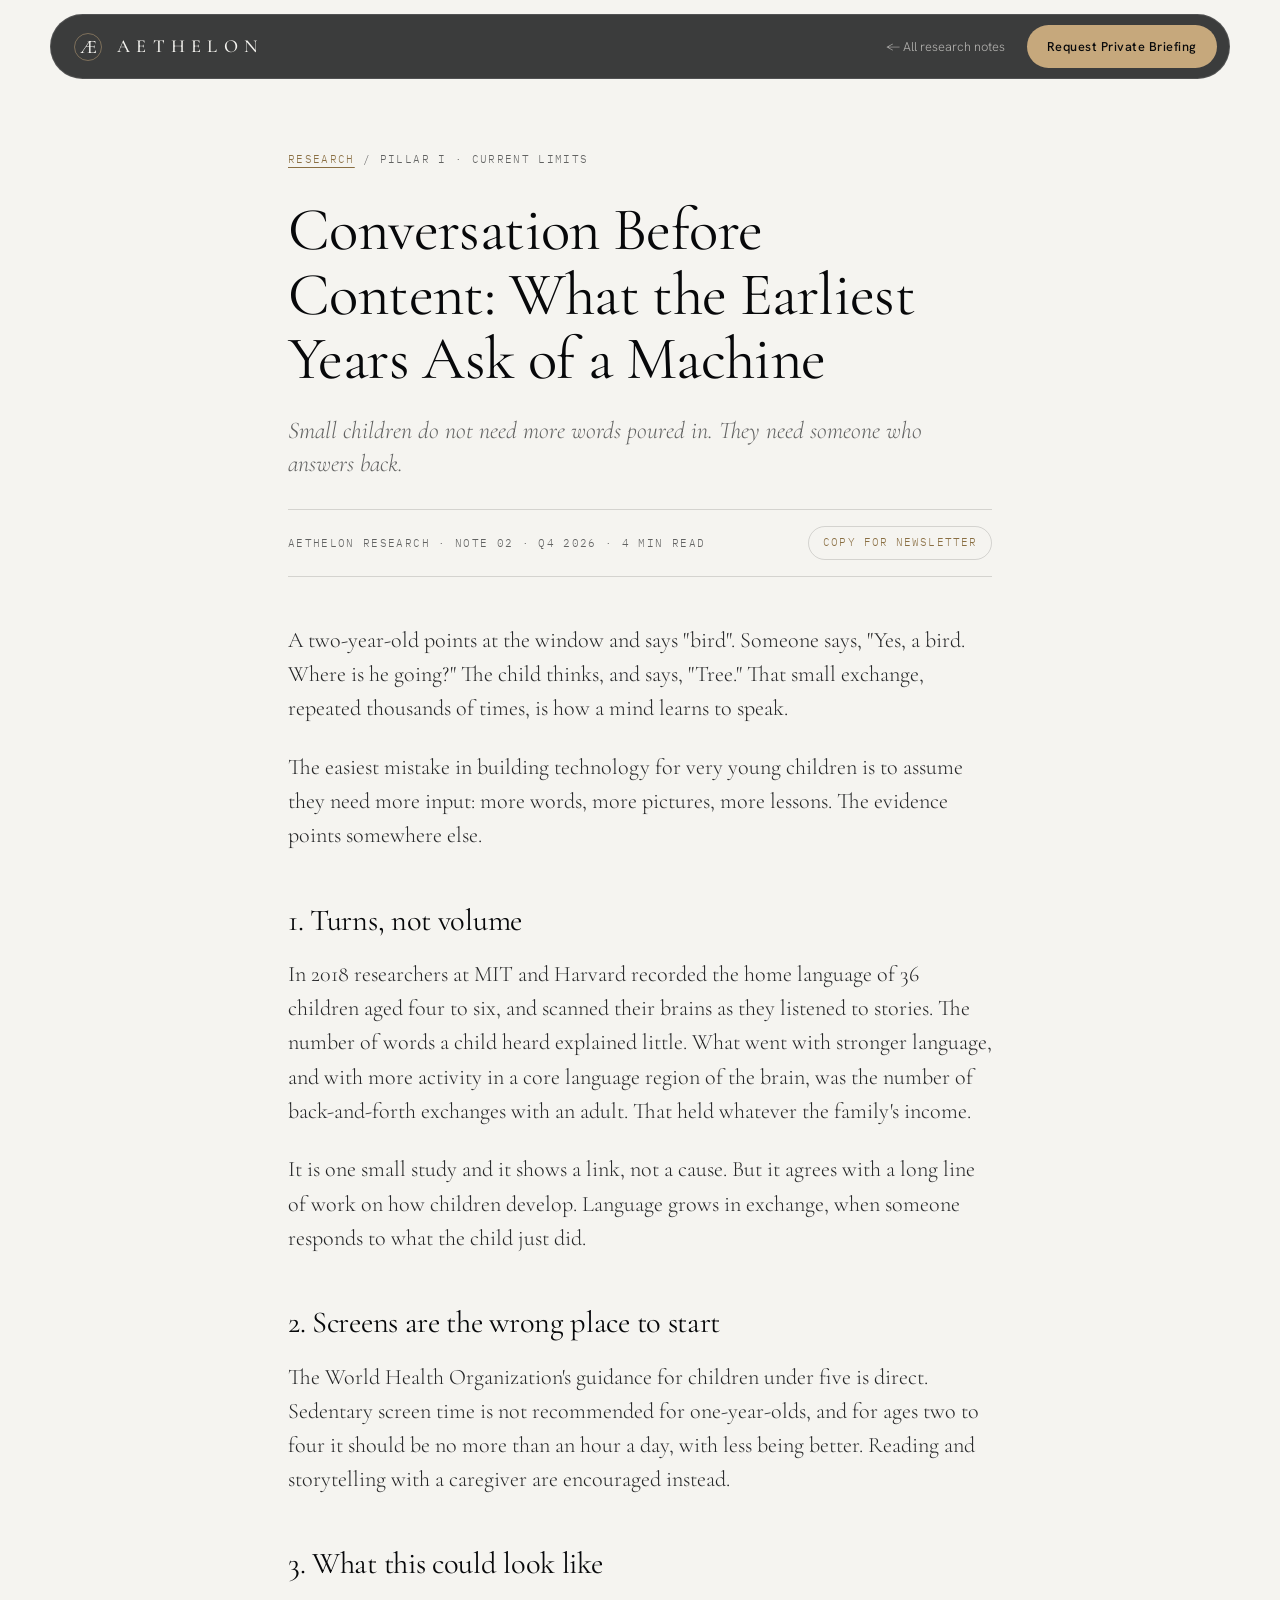
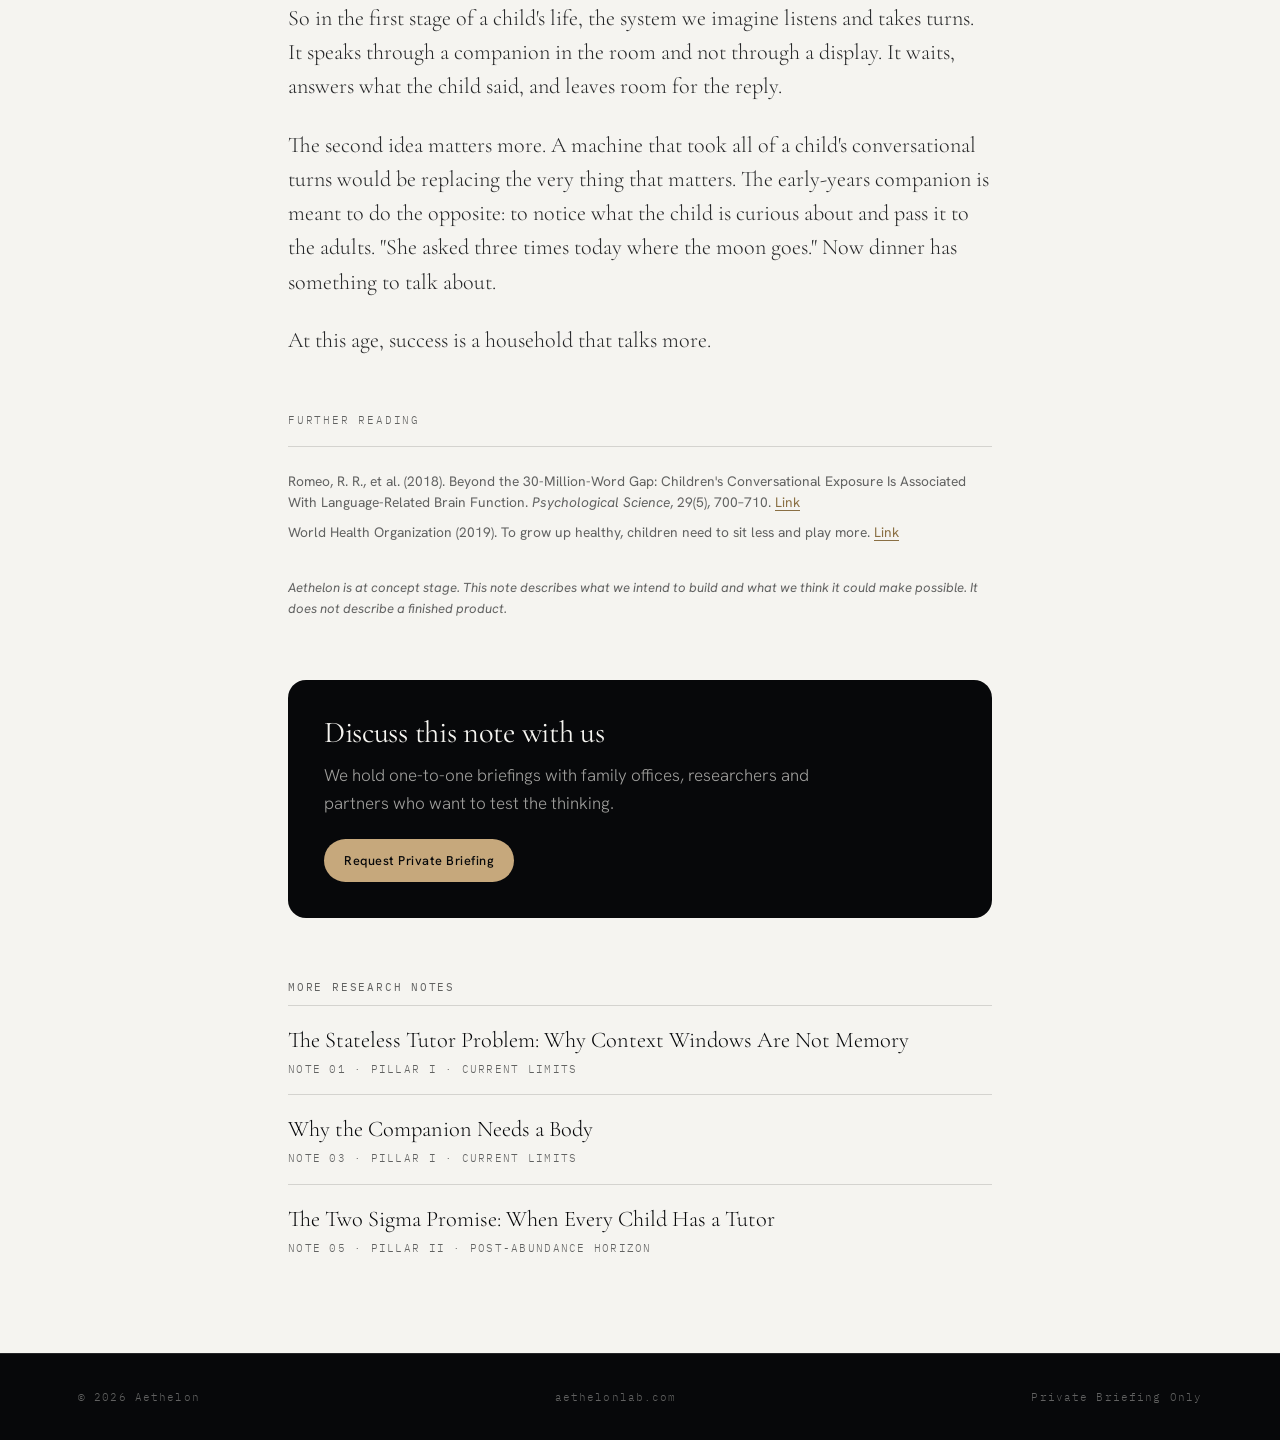
<file: notes/conversation-before-content.html>
<!DOCTYPE html>
<html lang="en">
<head>
<meta charset="utf-8">
<meta name="viewport" content="width=device-width, initial-scale=1">
<title>Conversation Before Content: What the Earliest Years Ask of a Machine</title>
<meta name="description" content="Small children do not need more words poured in. They need someone who answers back.">
<meta property="og:title" content="Conversation Before Content: What the Earliest Years Ask of a Machine">
<meta property="og:description" content="Small children do not need more words poured in. They need someone who answers back.">
<meta property="og:type" content="article">
<meta property="og:url" content="https://aethelonlab.com/notes/conversation-before-content.html">
<link rel="canonical" href="https://aethelonlab.com/notes/conversation-before-content.html">
<link rel="icon" href="../assets/favicon.svg" type="image/svg+xml">
<link rel="apple-touch-icon" href="../assets/apple-touch-icon.png">
<meta property="og:image" content="https://aethelonlab.com/assets/og.png">
<meta name="twitter:card" content="summary_large_image">
<link rel="preconnect" href="https://fonts.googleapis.com">
<link rel="preconnect" href="https://fonts.gstatic.com" crossorigin>
<link href="https://fonts.googleapis.com/css2?family=Cormorant+Garamond:ital,wght@0,400;0,500;0,600;1,400;1,500&family=Hanken+Grotesk:wght@300;400;500;600&family=IBM+Plex+Mono:wght@400;500&display=swap" rel="stylesheet">
<link rel="stylesheet" href="../assets/research.css">
</head>
<body class="note">
<div class="progress" aria-hidden="true"><i id="prog"></i></div>
<header class="nav"><div class="nav-in">
  <a class="brand" href="../index.html" aria-label="Aethelon home"><svg class="mark" viewBox="0 0 100 100" aria-hidden="true"><circle cx="50" cy="50" r="45" fill="none" stroke="#C6A87C" stroke-width="1.6"/><path d="M23.568 70.0Q23.312 70.0 23.312 69.616Q23.312 69.232 23.568 69.232Q25.744 69.232 28.112000000000002 67.312Q30.48 65.392 33.104 61.552L52.24 33.263999999999996Q53.456 31.6 52.784000000000006 31.184Q52.112 30.768 48.144000000000005 30.768Q47.952 30.768 47.952 30.384Q47.952 30.0 48.144000000000005 30.0H74.0Q74.64 30.0 74.64 30.576L74.768 38.64Q74.768 38.832 74.416 38.864000000000004Q74.06400000000001 38.896 74.0 38.704Q73.872 36.912 72.848 35.248Q71.824 33.583999999999996 70.16 32.56Q68.49600000000001 31.536 66.44800000000001 31.536H63.184Q61.391999999999996 31.536 60.368 31.824Q59.34400000000001 32.112 58.928000000000004 32.944Q58.512 33.775999999999996 58.512 35.248V64.56Q58.512 66.096 58.896 66.96000000000001Q59.28 67.824 60.208 68.176Q61.135999999999996 68.528 62.864000000000004 68.528H67.024Q69.072 68.528 70.896 67.44Q72.72 66.352 74.096 64.49600000000001Q75.47200000000001 62.64 75.98400000000001 60.272Q75.98400000000001 60.08 76.33600000000001 60.144Q76.688 60.208 76.688 60.4Q76.49600000000001 62.128 76.304 64.56Q76.11200000000001 66.992 76.11200000000001 69.04Q76.11200000000001 70.0 75.152 70.0H48.464Q48.336 70.0 48.336 69.616Q48.336 69.232 48.464 69.232Q50.64 69.232 51.760000000000005 68.912Q52.88 68.592 53.264 67.632Q53.648 66.672 53.648 64.816V32.368L55.44 31.344L35.152 61.68Q32.72 65.392 33.519999999999996 67.312Q34.32 69.232 38.224000000000004 69.232Q38.544000000000004 69.232 38.544000000000004 69.616Q38.544000000000004 70.0 38.224000000000004 70.0Q36.176 70.0 34.448 69.872Q32.72 69.744 30.032000000000004 69.744Q27.92 69.744 26.608000000000004 69.872Q25.296000000000003 70.0 23.568 70.0ZM42.128 49.903999999999996 43.088 48.432H56.976L57.42400000000001 49.903999999999996ZM71.568 55.28Q71.568 52.528 70.0 51.215999999999994Q68.432 49.903999999999996 65.04 49.903999999999996H55.44V48.432H65.168Q68.49600000000001 48.432 69.968 47.312Q71.44 46.192 71.44 43.824Q71.44 43.696 71.824 43.696Q72.208 43.696 72.208 43.824Q72.208 45.808 72.176 46.896Q72.144 47.983999999999995 72.144 49.2Q72.144 50.672 72.208 52.144Q72.272 53.616 72.272 55.28Q72.272 55.408 71.92 55.408Q71.568 55.408 71.568 55.28Z" fill="#F5F4F0"/></svg><b>AETHELON</b></a>
  <div class="nav-r"><a class="back" href="../research.html">← All research notes</a><a class="btn" href="../index.html#briefing">Request Private Briefing</a></div>
</div></header>
<main><article class="art" id="art">
<nav class="crumbs" aria-label="Breadcrumb"><a href="../research.html">Research</a> / Pillar I · Current Limits</nav>
<h1>Conversation Before Content: What the Earliest Years Ask of a Machine</h1>
<p class="dek">Small children do not need more words poured in. They need someone who answers back.</p>
<div class="art-by"><span>Aethelon Research · Note 02 · Q4 2026 · 4 min read</span><button class="copy" id="copy" data-url="https://aethelonlab.com/notes/conversation-before-content.html">Copy for newsletter</button></div>
<div class="body">
<p>A two-year-old points at the window and says "bird". Someone says, "Yes, a bird. Where is he going?" The child thinks, and says, "Tree." That small exchange, repeated thousands of times, is how a mind learns to speak.</p>
<p>The easiest mistake in building technology for very young children is to assume they need more input: more words, more pictures, more lessons. The evidence points somewhere else.</p>
<h2>1. Turns, not volume</h2>
<p>In 2018 researchers at MIT and Harvard recorded the home language of 36 children aged four to six, and scanned their brains as they listened to stories. The number of words a child heard explained little. What went with stronger language, and with more activity in a core language region of the brain, was the number of back-and-forth exchanges with an adult. That held whatever the family's income.</p>
<p>It is one small study and it shows a link, not a cause. But it agrees with a long line of work on how children develop. Language grows in exchange, when someone responds to what the child just did.</p>
<h2>2. Screens are the wrong place to start</h2>
<p>The World Health Organization's guidance for children under five is direct. Sedentary screen time is not recommended for one-year-olds, and for ages two to four it should be no more than an hour a day, with less being better. Reading and storytelling with a caregiver are encouraged instead.</p>
<h2>3. What this could look like</h2>
<p>So in the first stage of a child's life, the system we imagine listens and takes turns. It speaks through a companion in the room and not through a display. It waits, answers what the child said, and leaves room for the reply.</p>
<p>The second idea matters more. A machine that took all of a child's conversational turns would be replacing the very thing that matters. The early-years companion is meant to do the opposite: to notice what the child is curious about and pass it to the adults. "She asked three times today where the moon goes." Now dinner has something to talk about.</p>
<p>At this age, success is a household that talks more.</p>
</div>
<div class="refs-h">Further reading</div>
<ul class="refs"><li>Romeo, R. R., et al. (2018). Beyond the 30-Million-Word Gap: Children's Conversational Exposure Is Associated With Language-Related Brain Function. <i>Psychological Science</i>, 29(5), 700–710. <a href="https://doi.org/10.1177/0956797617742725" target="_blank" rel="noopener">Link</a></li><li>World Health Organization (2019). To grow up healthy, children need to sit less and play more. <a href="https://www.who.int/news/item/24-04-2019-to-grow-up-healthy-children-need-to-sit-less-and-play-more" target="_blank" rel="noopener">Link</a></li></ul>
<p class="fine">Aethelon is at concept stage. This note describes what we intend to build and what we think it could make possible. It does not describe a finished product.</p>
<div class="invite"><h2>Discuss this note with us</h2><p>We hold one-to-one briefings with family offices, researchers and partners who want to test the thinking.</p><a class="btn" href="../index.html#briefing">Request Private Briefing</a></div>
<div class="related"><h2>More research notes</h2><ul><li><a href="the-stateless-tutor-problem.html">The Stateless Tutor Problem: Why Context Windows Are Not Memory</a><span>Note 01 · Pillar I · Current Limits</span></li><li><a href="why-the-companion-needs-a-body.html">Why the Companion Needs a Body</a><span>Note 03 · Pillar I · Current Limits</span></li><li><a href="the-two-sigma-promise.html">The Two Sigma Promise: When Every Child Has a Tutor</a><span>Note 05 · Pillar II · Post-Abundance Horizon</span></li></ul></div>
</article></main>
<footer><div class="wrap"><span>© 2026 Aethelon</span><span>aethelonlab.com</span><span>Private Briefing Only</span></div></footer>
<script src="../assets/research.js"></script>
</body>
</html>
</file>
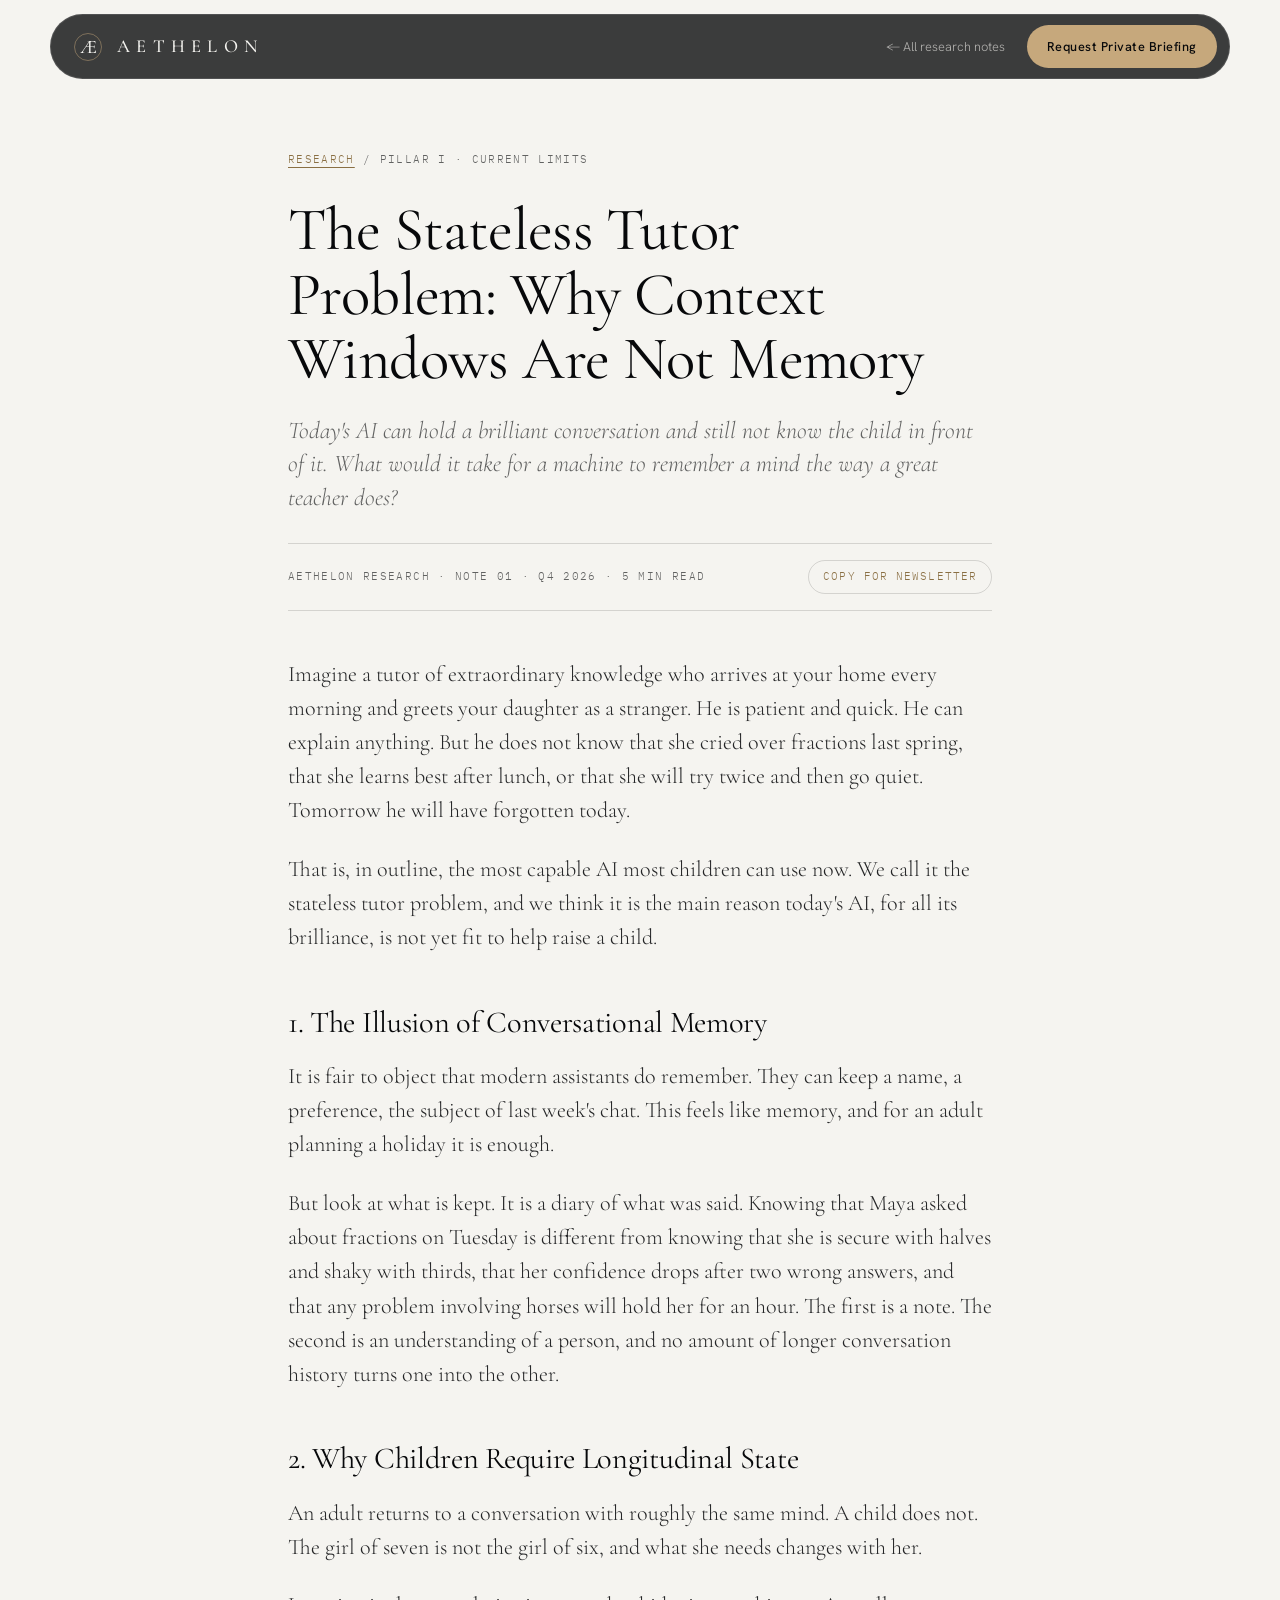
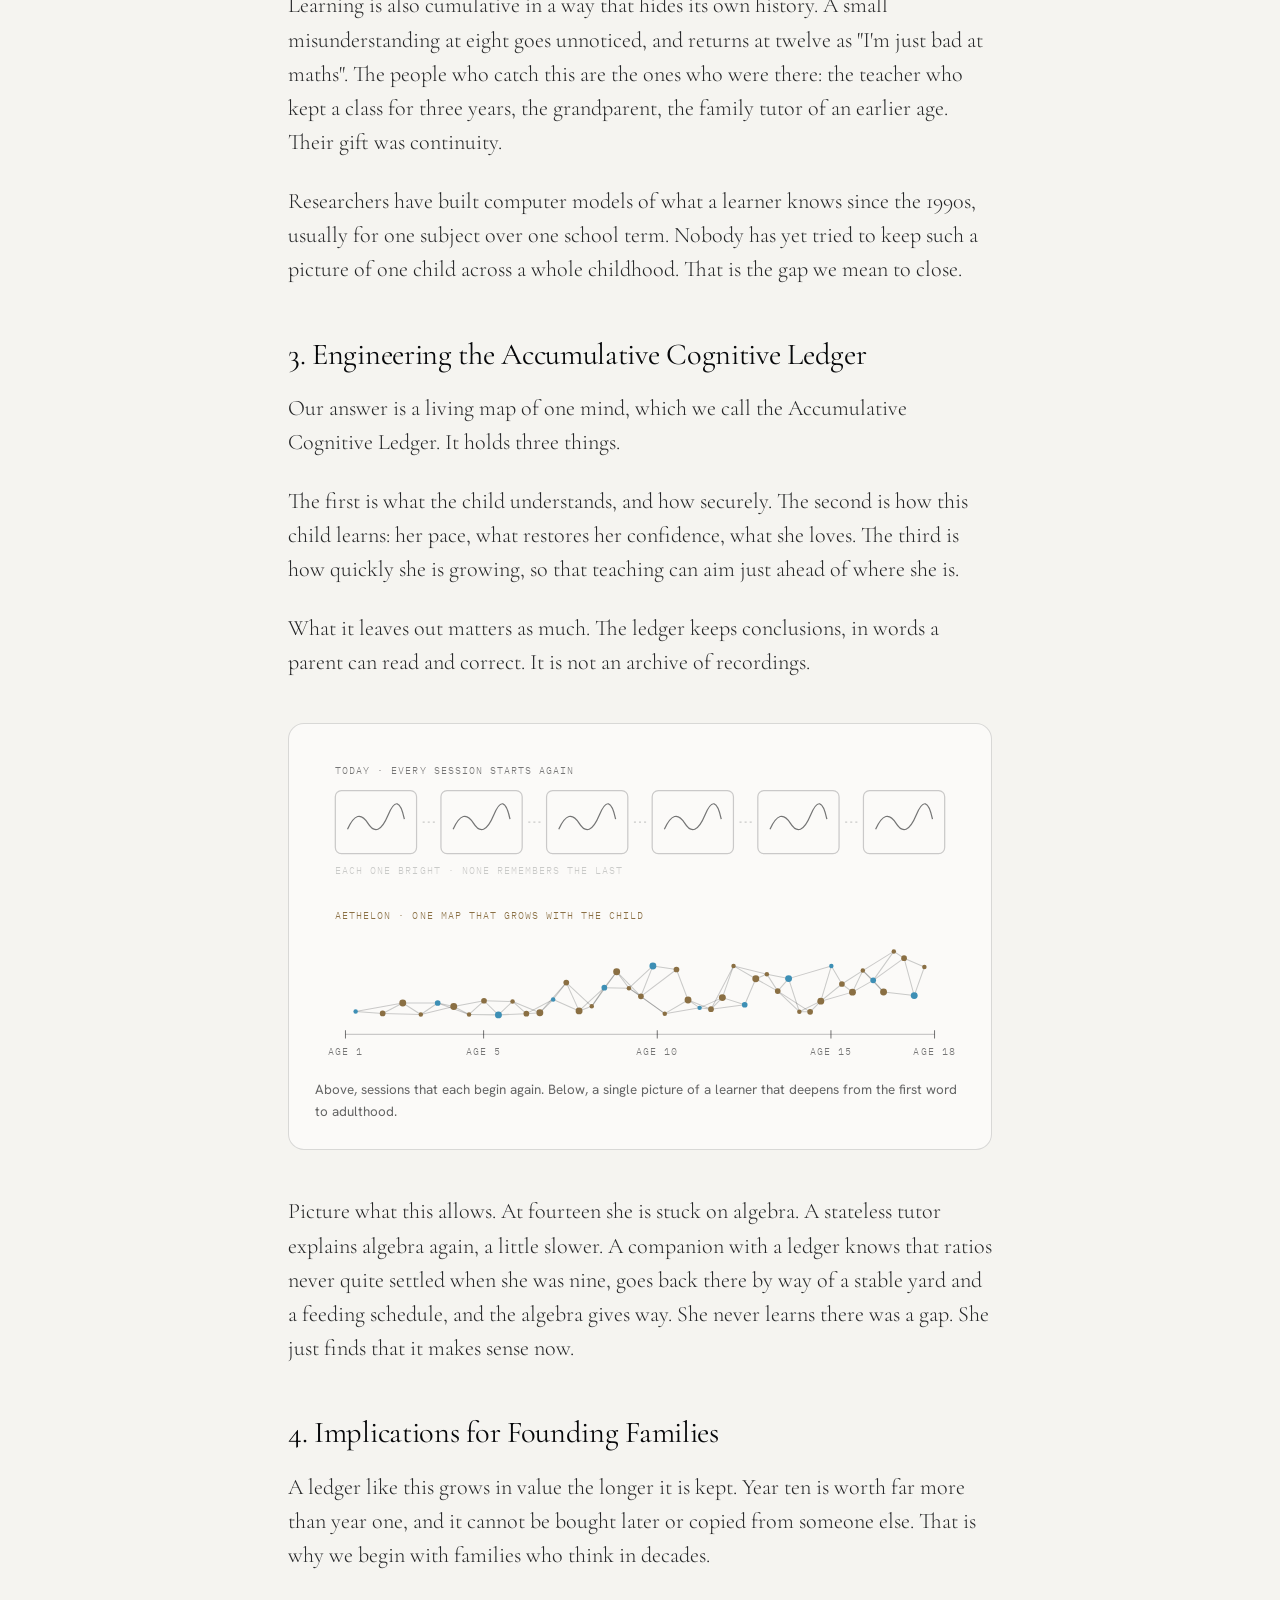
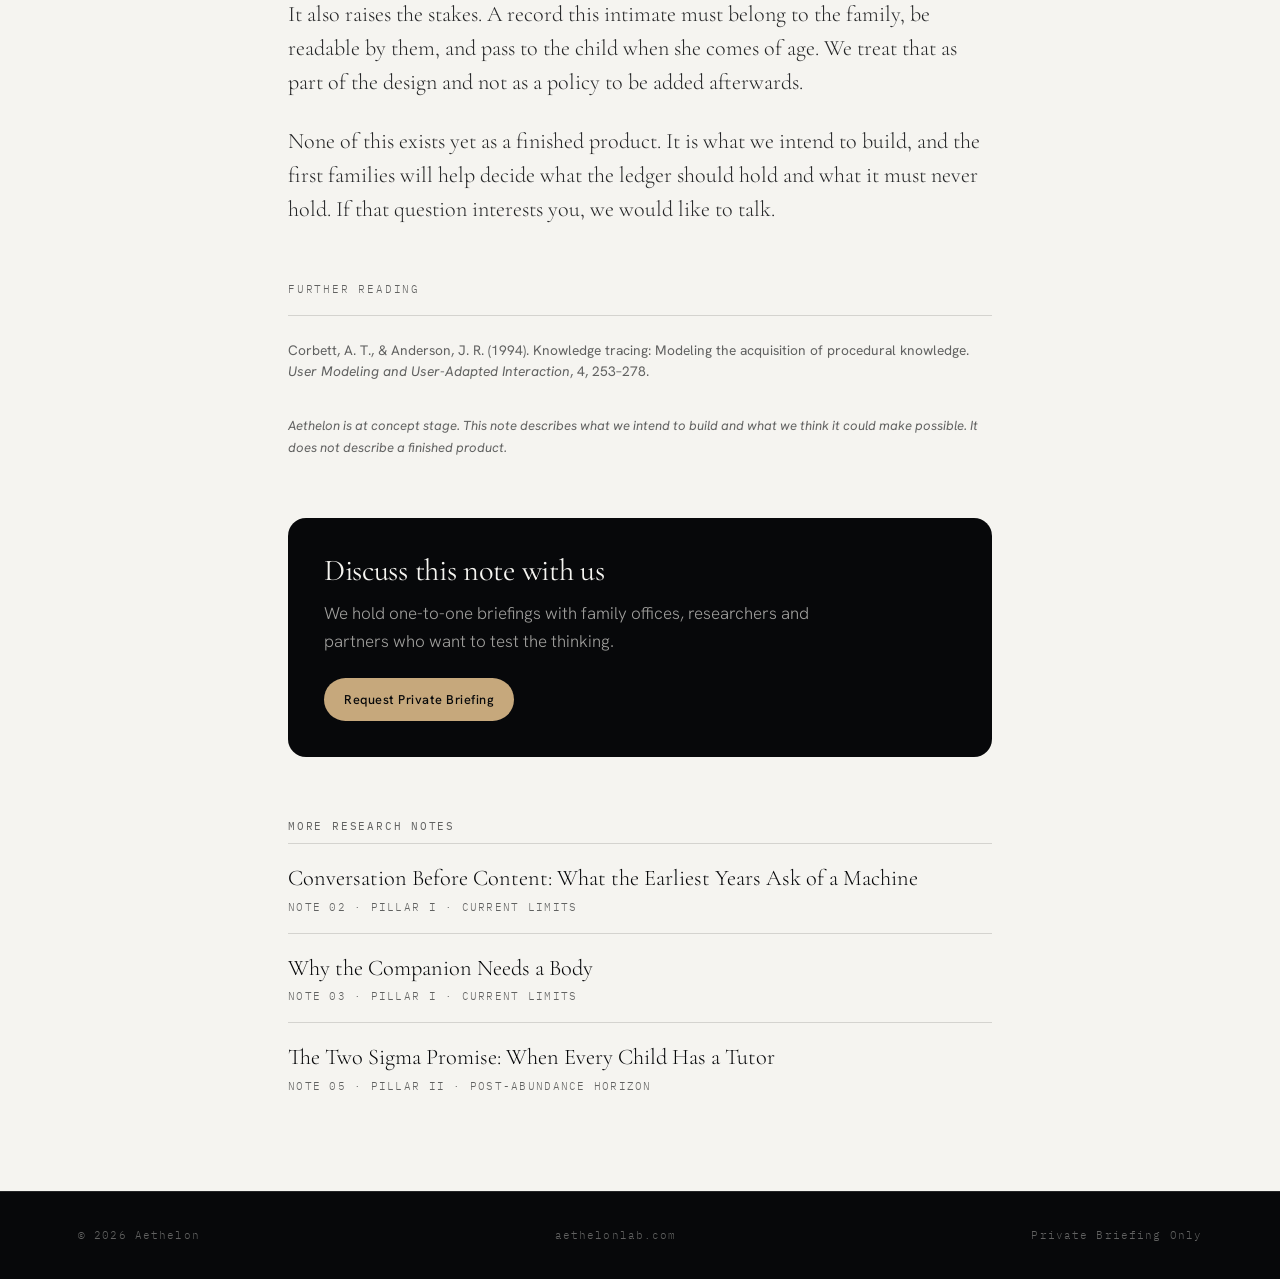
<file: notes/the-stateless-tutor-problem.html>
<!DOCTYPE html>
<html lang="en">
<head>
<meta charset="utf-8">
<meta name="viewport" content="width=device-width, initial-scale=1">
<title>The Stateless Tutor Problem: Why Context Windows Are Not Memory</title>
<meta name="description" content="Today&#x27;s AI can hold a brilliant conversation and still not know the child in front of it. What would it take for a machine to remember a mind the way a great teacher does?">
<meta property="og:title" content="The Stateless Tutor Problem: Why Context Windows Are Not Memory">
<meta property="og:description" content="Today&#x27;s AI can hold a brilliant conversation and still not know the child in front of it. What would it take for a machine to remember a mind the way a great teacher does?">
<meta property="og:type" content="article">
<meta property="og:url" content="https://aethelonlab.com/notes/the-stateless-tutor-problem.html">
<link rel="canonical" href="https://aethelonlab.com/notes/the-stateless-tutor-problem.html">
<link rel="icon" href="../assets/favicon.svg" type="image/svg+xml">
<link rel="apple-touch-icon" href="../assets/apple-touch-icon.png">
<meta property="og:image" content="https://aethelonlab.com/assets/og.png">
<meta name="twitter:card" content="summary_large_image">
<link rel="preconnect" href="https://fonts.googleapis.com">
<link rel="preconnect" href="https://fonts.gstatic.com" crossorigin>
<link href="https://fonts.googleapis.com/css2?family=Cormorant+Garamond:ital,wght@0,400;0,500;0,600;1,400;1,500&family=Hanken+Grotesk:wght@300;400;500;600&family=IBM+Plex+Mono:wght@400;500&display=swap" rel="stylesheet">
<link rel="stylesheet" href="../assets/research.css">
</head>
<body class="note">
<div class="progress" aria-hidden="true"><i id="prog"></i></div>
<header class="nav"><div class="nav-in">
  <a class="brand" href="../index.html" aria-label="Aethelon home"><svg class="mark" viewBox="0 0 100 100" aria-hidden="true"><circle cx="50" cy="50" r="45" fill="none" stroke="#C6A87C" stroke-width="1.6"/><path d="M23.568 70.0Q23.312 70.0 23.312 69.616Q23.312 69.232 23.568 69.232Q25.744 69.232 28.112000000000002 67.312Q30.48 65.392 33.104 61.552L52.24 33.263999999999996Q53.456 31.6 52.784000000000006 31.184Q52.112 30.768 48.144000000000005 30.768Q47.952 30.768 47.952 30.384Q47.952 30.0 48.144000000000005 30.0H74.0Q74.64 30.0 74.64 30.576L74.768 38.64Q74.768 38.832 74.416 38.864000000000004Q74.06400000000001 38.896 74.0 38.704Q73.872 36.912 72.848 35.248Q71.824 33.583999999999996 70.16 32.56Q68.49600000000001 31.536 66.44800000000001 31.536H63.184Q61.391999999999996 31.536 60.368 31.824Q59.34400000000001 32.112 58.928000000000004 32.944Q58.512 33.775999999999996 58.512 35.248V64.56Q58.512 66.096 58.896 66.96000000000001Q59.28 67.824 60.208 68.176Q61.135999999999996 68.528 62.864000000000004 68.528H67.024Q69.072 68.528 70.896 67.44Q72.72 66.352 74.096 64.49600000000001Q75.47200000000001 62.64 75.98400000000001 60.272Q75.98400000000001 60.08 76.33600000000001 60.144Q76.688 60.208 76.688 60.4Q76.49600000000001 62.128 76.304 64.56Q76.11200000000001 66.992 76.11200000000001 69.04Q76.11200000000001 70.0 75.152 70.0H48.464Q48.336 70.0 48.336 69.616Q48.336 69.232 48.464 69.232Q50.64 69.232 51.760000000000005 68.912Q52.88 68.592 53.264 67.632Q53.648 66.672 53.648 64.816V32.368L55.44 31.344L35.152 61.68Q32.72 65.392 33.519999999999996 67.312Q34.32 69.232 38.224000000000004 69.232Q38.544000000000004 69.232 38.544000000000004 69.616Q38.544000000000004 70.0 38.224000000000004 70.0Q36.176 70.0 34.448 69.872Q32.72 69.744 30.032000000000004 69.744Q27.92 69.744 26.608000000000004 69.872Q25.296000000000003 70.0 23.568 70.0ZM42.128 49.903999999999996 43.088 48.432H56.976L57.42400000000001 49.903999999999996ZM71.568 55.28Q71.568 52.528 70.0 51.215999999999994Q68.432 49.903999999999996 65.04 49.903999999999996H55.44V48.432H65.168Q68.49600000000001 48.432 69.968 47.312Q71.44 46.192 71.44 43.824Q71.44 43.696 71.824 43.696Q72.208 43.696 72.208 43.824Q72.208 45.808 72.176 46.896Q72.144 47.983999999999995 72.144 49.2Q72.144 50.672 72.208 52.144Q72.272 53.616 72.272 55.28Q72.272 55.408 71.92 55.408Q71.568 55.408 71.568 55.28Z" fill="#F5F4F0"/></svg><b>AETHELON</b></a>
  <div class="nav-r"><a class="back" href="../research.html">← All research notes</a><a class="btn" href="../index.html#briefing">Request Private Briefing</a></div>
</div></header>
<main><article class="art" id="art">
<nav class="crumbs" aria-label="Breadcrumb"><a href="../research.html">Research</a> / Pillar I · Current Limits</nav>
<h1>The Stateless Tutor Problem: Why Context Windows Are Not Memory</h1>
<p class="dek">Today's AI can hold a brilliant conversation and still not know the child in front of it. What would it take for a machine to remember a mind the way a great teacher does?</p>
<div class="art-by"><span>Aethelon Research · Note 01 · Q4 2026 · 5 min read</span><button class="copy" id="copy" data-url="https://aethelonlab.com/notes/the-stateless-tutor-problem.html">Copy for newsletter</button></div>
<div class="body">
<p>Imagine a tutor of extraordinary knowledge who arrives at your home every morning and greets your daughter as a stranger. He is patient and quick. He can explain anything. But he does not know that she cried over fractions last spring, that she learns best after lunch, or that she will try twice and then go quiet. Tomorrow he will have forgotten today.</p>
<p>That is, in outline, the most capable AI most children can use now. We call it the stateless tutor problem, and we think it is the main reason today's AI, for all its brilliance, is not yet fit to help raise a child.</p>
<h2>1. The Illusion of Conversational Memory</h2>
<p>It is fair to object that modern assistants do remember. They can keep a name, a preference, the subject of last week's chat. This feels like memory, and for an adult planning a holiday it is enough.</p>
<p>But look at what is kept. It is a diary of what was said. Knowing that Maya asked about fractions on Tuesday is different from knowing that she is secure with halves and shaky with thirds, that her confidence drops after two wrong answers, and that any problem involving horses will hold her for an hour. The first is a note. The second is an understanding of a person, and no amount of longer conversation history turns one into the other.</p>
<h2>2. Why Children Require Longitudinal State</h2>
<p>An adult returns to a conversation with roughly the same mind. A child does not. The girl of seven is not the girl of six, and what she needs changes with her.</p>
<p>Learning is also cumulative in a way that hides its own history. A small misunderstanding at eight goes unnoticed, and returns at twelve as "I'm just bad at maths". The people who catch this are the ones who were there: the teacher who kept a class for three years, the grandparent, the family tutor of an earlier age. Their gift was continuity.</p>
<p>Researchers have built computer models of what a learner knows since the 1990s, usually for one subject over one school term. Nobody has yet tried to keep such a picture of one child across a whole childhood. That is the gap we mean to close.</p>
<h2>3. Engineering the Accumulative Cognitive Ledger</h2>
<p>Our answer is a living map of one mind, which we call the Accumulative Cognitive Ledger. It holds three things.</p>
<p>The first is what the child understands, and how securely. The second is how this child learns: her pace, what restores her confidence, what she loves. The third is how quickly she is growing, so that teaching can aim just ahead of where she is.</p>
<p>What it leaves out matters as much. The ledger keeps conclusions, in words a parent can read and correct. It is not an archive of recordings.</p>
<figure><svg viewBox="0 0 640 310" role="img" aria-label="Top: six separate AI sessions that do not connect. Bottom: one map of a learner that grows from age 1 to 18."><text x="20" y="24" font-family="IBM Plex Mono,ui-monospace,monospace" font-size="10" letter-spacing="1" fill="rgba(7,8,10,.55)">TODAY · EVERY SESSION STARTS AGAIN</text><rect x="20" y="40" width="80" height="62" rx="6" fill="none" stroke="rgba(7,8,10,.2)" stroke-width="1.2"/><path d="M32 78 q10 -22 20 -6 t20 -8 t16 4" fill="none" stroke="rgba(7,8,10,.55)" stroke-width="1.2"/><path d="M106 71 h12" stroke="rgba(7,8,10,.2)" stroke-width="1.2" stroke-dasharray="2 3"/><rect x="124" y="40" width="80" height="62" rx="6" fill="none" stroke="rgba(7,8,10,.2)" stroke-width="1.2"/><path d="M136 78 q10 -22 20 -6 t20 -8 t16 4" fill="none" stroke="rgba(7,8,10,.55)" stroke-width="1.2"/><path d="M210 71 h12" stroke="rgba(7,8,10,.2)" stroke-width="1.2" stroke-dasharray="2 3"/><rect x="228" y="40" width="80" height="62" rx="6" fill="none" stroke="rgba(7,8,10,.2)" stroke-width="1.2"/><path d="M240 78 q10 -22 20 -6 t20 -8 t16 4" fill="none" stroke="rgba(7,8,10,.55)" stroke-width="1.2"/><path d="M314 71 h12" stroke="rgba(7,8,10,.2)" stroke-width="1.2" stroke-dasharray="2 3"/><rect x="332" y="40" width="80" height="62" rx="6" fill="none" stroke="rgba(7,8,10,.2)" stroke-width="1.2"/><path d="M344 78 q10 -22 20 -6 t20 -8 t16 4" fill="none" stroke="rgba(7,8,10,.55)" stroke-width="1.2"/><path d="M418 71 h12" stroke="rgba(7,8,10,.2)" stroke-width="1.2" stroke-dasharray="2 3"/><rect x="436" y="40" width="80" height="62" rx="6" fill="none" stroke="rgba(7,8,10,.2)" stroke-width="1.2"/><path d="M448 78 q10 -22 20 -6 t20 -8 t16 4" fill="none" stroke="rgba(7,8,10,.55)" stroke-width="1.2"/><path d="M522 71 h12" stroke="rgba(7,8,10,.2)" stroke-width="1.2" stroke-dasharray="2 3"/><rect x="540" y="40" width="80" height="62" rx="6" fill="none" stroke="rgba(7,8,10,.2)" stroke-width="1.2"/><path d="M552 78 q10 -22 20 -6 t20 -8 t16 4" fill="none" stroke="rgba(7,8,10,.55)" stroke-width="1.2"/><text x="20" y="122" font-family="IBM Plex Mono,ui-monospace,monospace" font-size="10" letter-spacing="1" fill="rgba(7,8,10,.2)">EACH ONE BRIGHT · NONE REMEMBERS THE LAST</text><text x="20" y="166" font-family="IBM Plex Mono,ui-monospace,monospace" font-size="10" letter-spacing="1" fill="#8a6f43">AETHELON · ONE MAP THAT GROWS WITH THE CHILD</text><path d="M30 280 H610" stroke="rgba(7,8,10,.2)" stroke-width="1"/><path d="M30 276 v8" stroke="rgba(7,8,10,.55)" stroke-width="1"/><text x="30" y="300" text-anchor="middle" font-family="IBM Plex Mono,ui-monospace,monospace" font-size="10" letter-spacing="1" fill="rgba(7,8,10,.55)">AGE 1</text><path d="M166 276 v8" stroke="rgba(7,8,10,.55)" stroke-width="1"/><text x="166" y="300" text-anchor="middle" font-family="IBM Plex Mono,ui-monospace,monospace" font-size="10" letter-spacing="1" fill="rgba(7,8,10,.55)">AGE 5</text><path d="M337 276 v8" stroke="rgba(7,8,10,.55)" stroke-width="1"/><text x="337" y="300" text-anchor="middle" font-family="IBM Plex Mono,ui-monospace,monospace" font-size="10" letter-spacing="1" fill="rgba(7,8,10,.55)">AGE 10</text><path d="M508 276 v8" stroke="rgba(7,8,10,.55)" stroke-width="1"/><text x="508" y="300" text-anchor="middle" font-family="IBM Plex Mono,ui-monospace,monospace" font-size="10" letter-spacing="1" fill="rgba(7,8,10,.55)">AGE 15</text><path d="M610 276 v8" stroke="rgba(7,8,10,.55)" stroke-width="1"/><text x="610" y="300" text-anchor="middle" font-family="IBM Plex Mono,ui-monospace,monospace" font-size="10" letter-spacing="1" fill="rgba(7,8,10,.55)">AGE 18</text><path d="M40.0 257.5 L66.6 259.4" stroke="rgba(7,8,10,.2)" stroke-width="1"/><path d="M66.6 259.4 L86.4 249.1" stroke="rgba(7,8,10,.2)" stroke-width="1"/><path d="M40.0 257.5 L86.4 249.1" stroke="rgba(7,8,10,.2)" stroke-width="1"/><path d="M86.4 249.1 L104.2 260.4" stroke="rgba(7,8,10,.2)" stroke-width="1"/><path d="M66.6 259.4 L104.2 260.4" stroke="rgba(7,8,10,.2)" stroke-width="1"/><path d="M104.2 260.4 L120.8 249.1" stroke="rgba(7,8,10,.2)" stroke-width="1"/><path d="M86.4 249.1 L120.8 249.1" stroke="rgba(7,8,10,.2)" stroke-width="1"/><path d="M120.8 249.1 L136.6 252.5" stroke="rgba(7,8,10,.2)" stroke-width="1"/><path d="M104.2 260.4 L136.6 252.5" stroke="rgba(7,8,10,.2)" stroke-width="1"/><path d="M136.6 252.5 L151.7 260.4" stroke="rgba(7,8,10,.2)" stroke-width="1"/><path d="M120.8 249.1 L151.7 260.4" stroke="rgba(7,8,10,.2)" stroke-width="1"/><path d="M151.7 260.4 L166.4 246.9" stroke="rgba(7,8,10,.2)" stroke-width="1"/><path d="M136.6 252.5 L166.4 246.9" stroke="rgba(7,8,10,.2)" stroke-width="1"/><path d="M166.4 246.9 L180.6 260.8" stroke="rgba(7,8,10,.2)" stroke-width="1"/><path d="M151.7 260.4 L180.6 260.8" stroke="rgba(7,8,10,.2)" stroke-width="1"/><path d="M180.6 260.8 L194.5 247.6" stroke="rgba(7,8,10,.2)" stroke-width="1"/><path d="M166.4 246.9 L194.5 247.6" stroke="rgba(7,8,10,.2)" stroke-width="1"/><path d="M194.5 247.6 L208.1 259.6" stroke="rgba(7,8,10,.2)" stroke-width="1"/><path d="M180.6 260.8 L208.1 259.6" stroke="rgba(7,8,10,.2)" stroke-width="1"/><path d="M208.1 259.6 L221.4 258.7" stroke="rgba(7,8,10,.2)" stroke-width="1"/><path d="M194.5 247.6 L221.4 258.7" stroke="rgba(7,8,10,.2)" stroke-width="1"/><path d="M221.4 258.7 L234.5 245.7" stroke="rgba(7,8,10,.2)" stroke-width="1"/><path d="M208.1 259.6 L234.5 245.7" stroke="rgba(7,8,10,.2)" stroke-width="1"/><path d="M234.5 245.7 L247.4 229.0" stroke="rgba(7,8,10,.2)" stroke-width="1"/><path d="M221.4 258.7 L247.4 229.0" stroke="rgba(7,8,10,.2)" stroke-width="1"/><path d="M234.5 245.7 L260.0 256.9" stroke="rgba(7,8,10,.2)" stroke-width="1"/><path d="M247.4 229.0 L260.0 256.9" stroke="rgba(7,8,10,.2)" stroke-width="1"/><path d="M260.0 256.9 L272.5 252.4" stroke="rgba(7,8,10,.2)" stroke-width="1"/><path d="M247.4 229.0 L272.5 252.4" stroke="rgba(7,8,10,.2)" stroke-width="1"/><path d="M272.5 252.4 L284.9 234.0" stroke="rgba(7,8,10,.2)" stroke-width="1"/><path d="M260.0 256.9 L284.9 234.0" stroke="rgba(7,8,10,.2)" stroke-width="1"/><path d="M284.9 234.0 L297.0 218.3" stroke="rgba(7,8,10,.2)" stroke-width="1"/><path d="M272.5 252.4 L297.0 218.3" stroke="rgba(7,8,10,.2)" stroke-width="1"/><path d="M297.0 218.3 L309.1 234.5" stroke="rgba(7,8,10,.2)" stroke-width="1"/><path d="M284.9 234.0 L309.1 234.5" stroke="rgba(7,8,10,.2)" stroke-width="1"/><path d="M309.1 234.5 L320.9 242.5" stroke="rgba(7,8,10,.2)" stroke-width="1"/><path d="M297.0 218.3 L320.9 242.5" stroke="rgba(7,8,10,.2)" stroke-width="1"/><path d="M320.9 242.5 L332.7 212.6" stroke="rgba(7,8,10,.2)" stroke-width="1"/><path d="M309.1 234.5 L332.7 212.6" stroke="rgba(7,8,10,.2)" stroke-width="1"/><path d="M320.9 242.5 L344.4 259.6" stroke="rgba(7,8,10,.2)" stroke-width="1"/><path d="M309.1 234.5 L344.4 259.6" stroke="rgba(7,8,10,.2)" stroke-width="1"/><path d="M332.7 212.6 L355.9 216.1" stroke="rgba(7,8,10,.2)" stroke-width="1"/><path d="M320.9 242.5 L355.9 216.1" stroke="rgba(7,8,10,.2)" stroke-width="1"/><path d="M344.4 259.6 L367.3 246.1" stroke="rgba(7,8,10,.2)" stroke-width="1"/><path d="M355.9 216.1 L367.3 246.1" stroke="rgba(7,8,10,.2)" stroke-width="1"/><path d="M367.3 246.1 L378.7 253.9" stroke="rgba(7,8,10,.2)" stroke-width="1"/><path d="M344.4 259.6 L378.7 253.9" stroke="rgba(7,8,10,.2)" stroke-width="1"/><path d="M378.7 253.9 L389.9 255.2" stroke="rgba(7,8,10,.2)" stroke-width="1"/><path d="M367.3 246.1 L389.9 255.2" stroke="rgba(7,8,10,.2)" stroke-width="1"/><path d="M389.9 255.2 L401.1 243.8" stroke="rgba(7,8,10,.2)" stroke-width="1"/><path d="M378.7 253.9 L401.1 243.8" stroke="rgba(7,8,10,.2)" stroke-width="1"/><path d="M401.1 243.8 L412.1 212.6" stroke="rgba(7,8,10,.2)" stroke-width="1"/><path d="M389.9 255.2 L412.1 212.6" stroke="rgba(7,8,10,.2)" stroke-width="1"/><path d="M401.1 243.8 L423.1 250.8" stroke="rgba(7,8,10,.2)" stroke-width="1"/><path d="M389.9 255.2 L423.1 250.8" stroke="rgba(7,8,10,.2)" stroke-width="1"/><path d="M412.1 212.6 L434.0 225.2" stroke="rgba(7,8,10,.2)" stroke-width="1"/><path d="M423.1 250.8 L434.0 225.2" stroke="rgba(7,8,10,.2)" stroke-width="1"/><path d="M434.0 225.2 L444.9 220.7" stroke="rgba(7,8,10,.2)" stroke-width="1"/><path d="M412.1 212.6 L444.9 220.7" stroke="rgba(7,8,10,.2)" stroke-width="1"/><path d="M444.9 220.7 L455.6 237.4" stroke="rgba(7,8,10,.2)" stroke-width="1"/><path d="M434.0 225.2 L455.6 237.4" stroke="rgba(7,8,10,.2)" stroke-width="1"/><path d="M455.6 237.4 L466.3 225.1" stroke="rgba(7,8,10,.2)" stroke-width="1"/><path d="M444.9 220.7 L466.3 225.1" stroke="rgba(7,8,10,.2)" stroke-width="1"/><path d="M455.6 237.4 L476.9 257.7" stroke="rgba(7,8,10,.2)" stroke-width="1"/><path d="M466.3 225.1 L476.9 257.7" stroke="rgba(7,8,10,.2)" stroke-width="1"/><path d="M476.9 257.7 L487.5 257.8" stroke="rgba(7,8,10,.2)" stroke-width="1"/><path d="M455.6 237.4 L487.5 257.8" stroke="rgba(7,8,10,.2)" stroke-width="1"/><path d="M487.5 257.8 L498.0 247.3" stroke="rgba(7,8,10,.2)" stroke-width="1"/><path d="M476.9 257.7 L498.0 247.3" stroke="rgba(7,8,10,.2)" stroke-width="1"/><path d="M498.0 247.3 L508.4 212.6" stroke="rgba(7,8,10,.2)" stroke-width="1"/><path d="M466.3 225.1 L508.4 212.6" stroke="rgba(7,8,10,.2)" stroke-width="1"/><path d="M508.4 212.6 L518.8 230.4" stroke="rgba(7,8,10,.2)" stroke-width="1"/><path d="M498.0 247.3 L518.8 230.4" stroke="rgba(7,8,10,.2)" stroke-width="1"/><path d="M518.8 230.4 L529.2 238.4" stroke="rgba(7,8,10,.2)" stroke-width="1"/><path d="M498.0 247.3 L529.2 238.4" stroke="rgba(7,8,10,.2)" stroke-width="1"/><path d="M529.2 238.4 L539.4 217.2" stroke="rgba(7,8,10,.2)" stroke-width="1"/><path d="M518.8 230.4 L539.4 217.2" stroke="rgba(7,8,10,.2)" stroke-width="1"/><path d="M539.4 217.2 L549.6 226.8" stroke="rgba(7,8,10,.2)" stroke-width="1"/><path d="M529.2 238.4 L549.6 226.8" stroke="rgba(7,8,10,.2)" stroke-width="1"/><path d="M549.6 226.8 L559.8 238.3" stroke="rgba(7,8,10,.2)" stroke-width="1"/><path d="M539.4 217.2 L559.8 238.3" stroke="rgba(7,8,10,.2)" stroke-width="1"/><path d="M549.6 226.8 L569.9 198.3" stroke="rgba(7,8,10,.2)" stroke-width="1"/><path d="M539.4 217.2 L569.9 198.3" stroke="rgba(7,8,10,.2)" stroke-width="1"/><path d="M569.9 198.3 L580.0 205.0" stroke="rgba(7,8,10,.2)" stroke-width="1"/><path d="M549.6 226.8 L580.0 205.0" stroke="rgba(7,8,10,.2)" stroke-width="1"/><path d="M559.8 238.3 L590.0 241.8" stroke="rgba(7,8,10,.2)" stroke-width="1"/><path d="M580.0 205.0 L590.0 241.8" stroke="rgba(7,8,10,.2)" stroke-width="1"/><path d="M580.0 205.0 L600.0 213.7" stroke="rgba(7,8,10,.2)" stroke-width="1"/><path d="M590.0 241.8 L600.0 213.7" stroke="rgba(7,8,10,.2)" stroke-width="1"/><circle cx="40.0" cy="257.5" r="2.2" fill="#3d8fb5"/><circle cx="66.6" cy="259.4" r="2.8" fill="#8a6f43"/><circle cx="86.4" cy="249.1" r="3.4" fill="#8a6f43"/><circle cx="104.2" cy="260.4" r="2.2" fill="#8a6f43"/><circle cx="120.8" cy="249.1" r="2.8" fill="#3d8fb5"/><circle cx="136.6" cy="252.5" r="3.4" fill="#8a6f43"/><circle cx="151.7" cy="260.4" r="2.2" fill="#8a6f43"/><circle cx="166.4" cy="246.9" r="2.8" fill="#8a6f43"/><circle cx="180.6" cy="260.8" r="3.4" fill="#3d8fb5"/><circle cx="194.5" cy="247.6" r="2.2" fill="#8a6f43"/><circle cx="208.1" cy="259.6" r="2.8" fill="#8a6f43"/><circle cx="221.4" cy="258.7" r="3.4" fill="#8a6f43"/><circle cx="234.5" cy="245.7" r="2.2" fill="#3d8fb5"/><circle cx="247.4" cy="229.0" r="2.8" fill="#8a6f43"/><circle cx="260.0" cy="256.9" r="3.4" fill="#8a6f43"/><circle cx="272.5" cy="252.4" r="2.2" fill="#8a6f43"/><circle cx="284.9" cy="234.0" r="2.8" fill="#3d8fb5"/><circle cx="297.0" cy="218.3" r="3.4" fill="#8a6f43"/><circle cx="309.1" cy="234.5" r="2.2" fill="#8a6f43"/><circle cx="320.9" cy="242.5" r="2.8" fill="#8a6f43"/><circle cx="332.7" cy="212.6" r="3.4" fill="#3d8fb5"/><circle cx="344.4" cy="259.6" r="2.2" fill="#8a6f43"/><circle cx="355.9" cy="216.1" r="2.8" fill="#8a6f43"/><circle cx="367.3" cy="246.1" r="3.4" fill="#8a6f43"/><circle cx="378.7" cy="253.9" r="2.2" fill="#3d8fb5"/><circle cx="389.9" cy="255.2" r="2.8" fill="#8a6f43"/><circle cx="401.1" cy="243.8" r="3.4" fill="#8a6f43"/><circle cx="412.1" cy="212.6" r="2.2" fill="#8a6f43"/><circle cx="423.1" cy="250.8" r="2.8" fill="#3d8fb5"/><circle cx="434.0" cy="225.2" r="3.4" fill="#8a6f43"/><circle cx="444.9" cy="220.7" r="2.2" fill="#8a6f43"/><circle cx="455.6" cy="237.4" r="2.8" fill="#8a6f43"/><circle cx="466.3" cy="225.1" r="3.4" fill="#3d8fb5"/><circle cx="476.9" cy="257.7" r="2.2" fill="#8a6f43"/><circle cx="487.5" cy="257.8" r="2.8" fill="#8a6f43"/><circle cx="498.0" cy="247.3" r="3.4" fill="#8a6f43"/><circle cx="508.4" cy="212.6" r="2.2" fill="#3d8fb5"/><circle cx="518.8" cy="230.4" r="2.8" fill="#8a6f43"/><circle cx="529.2" cy="238.4" r="3.4" fill="#8a6f43"/><circle cx="539.4" cy="217.2" r="2.2" fill="#8a6f43"/><circle cx="549.6" cy="226.8" r="2.8" fill="#3d8fb5"/><circle cx="559.8" cy="238.3" r="3.4" fill="#8a6f43"/><circle cx="569.9" cy="198.3" r="2.2" fill="#8a6f43"/><circle cx="580.0" cy="205.0" r="2.8" fill="#8a6f43"/><circle cx="590.0" cy="241.8" r="3.4" fill="#3d8fb5"/><circle cx="600.0" cy="213.7" r="2.2" fill="#8a6f43"/></svg><figcaption>Above, sessions that each begin again. Below, a single picture of a learner that deepens from the first word to adulthood.</figcaption></figure>
<p>Picture what this allows. At fourteen she is stuck on algebra. A stateless tutor explains algebra again, a little slower. A companion with a ledger knows that ratios never quite settled when she was nine, goes back there by way of a stable yard and a feeding schedule, and the algebra gives way. She never learns there was a gap. She just finds that it makes sense now.</p>
<h2>4. Implications for Founding Families</h2>
<p>A ledger like this grows in value the longer it is kept. Year ten is worth far more than year one, and it cannot be bought later or copied from someone else. That is why we begin with families who think in decades.</p>
<p>It also raises the stakes. A record this intimate must belong to the family, be readable by them, and pass to the child when she comes of age. We treat that as part of the design and not as a policy to be added afterwards.</p>
<p>None of this exists yet as a finished product. It is what we intend to build, and the first families will help decide what the ledger should hold and what it must never hold. If that question interests you, we would like to talk.</p>
</div>
<div class="refs-h">Further reading</div>
<ul class="refs"><li>Corbett, A. T., &amp; Anderson, J. R. (1994). Knowledge tracing: Modeling the acquisition of procedural knowledge. <i>User Modeling and User-Adapted Interaction</i>, 4, 253–278.</li></ul>
<p class="fine">Aethelon is at concept stage. This note describes what we intend to build and what we think it could make possible. It does not describe a finished product.</p>
<div class="invite"><h2>Discuss this note with us</h2><p>We hold one-to-one briefings with family offices, researchers and partners who want to test the thinking.</p><a class="btn" href="../index.html#briefing">Request Private Briefing</a></div>
<div class="related"><h2>More research notes</h2><ul><li><a href="conversation-before-content.html">Conversation Before Content: What the Earliest Years Ask of a Machine</a><span>Note 02 · Pillar I · Current Limits</span></li><li><a href="why-the-companion-needs-a-body.html">Why the Companion Needs a Body</a><span>Note 03 · Pillar I · Current Limits</span></li><li><a href="the-two-sigma-promise.html">The Two Sigma Promise: When Every Child Has a Tutor</a><span>Note 05 · Pillar II · Post-Abundance Horizon</span></li></ul></div>
</article></main>
<footer><div class="wrap"><span>© 2026 Aethelon</span><span>aethelonlab.com</span><span>Private Briefing Only</span></div></footer>
<script src="../assets/research.js"></script>
</body>
</html>
</file>
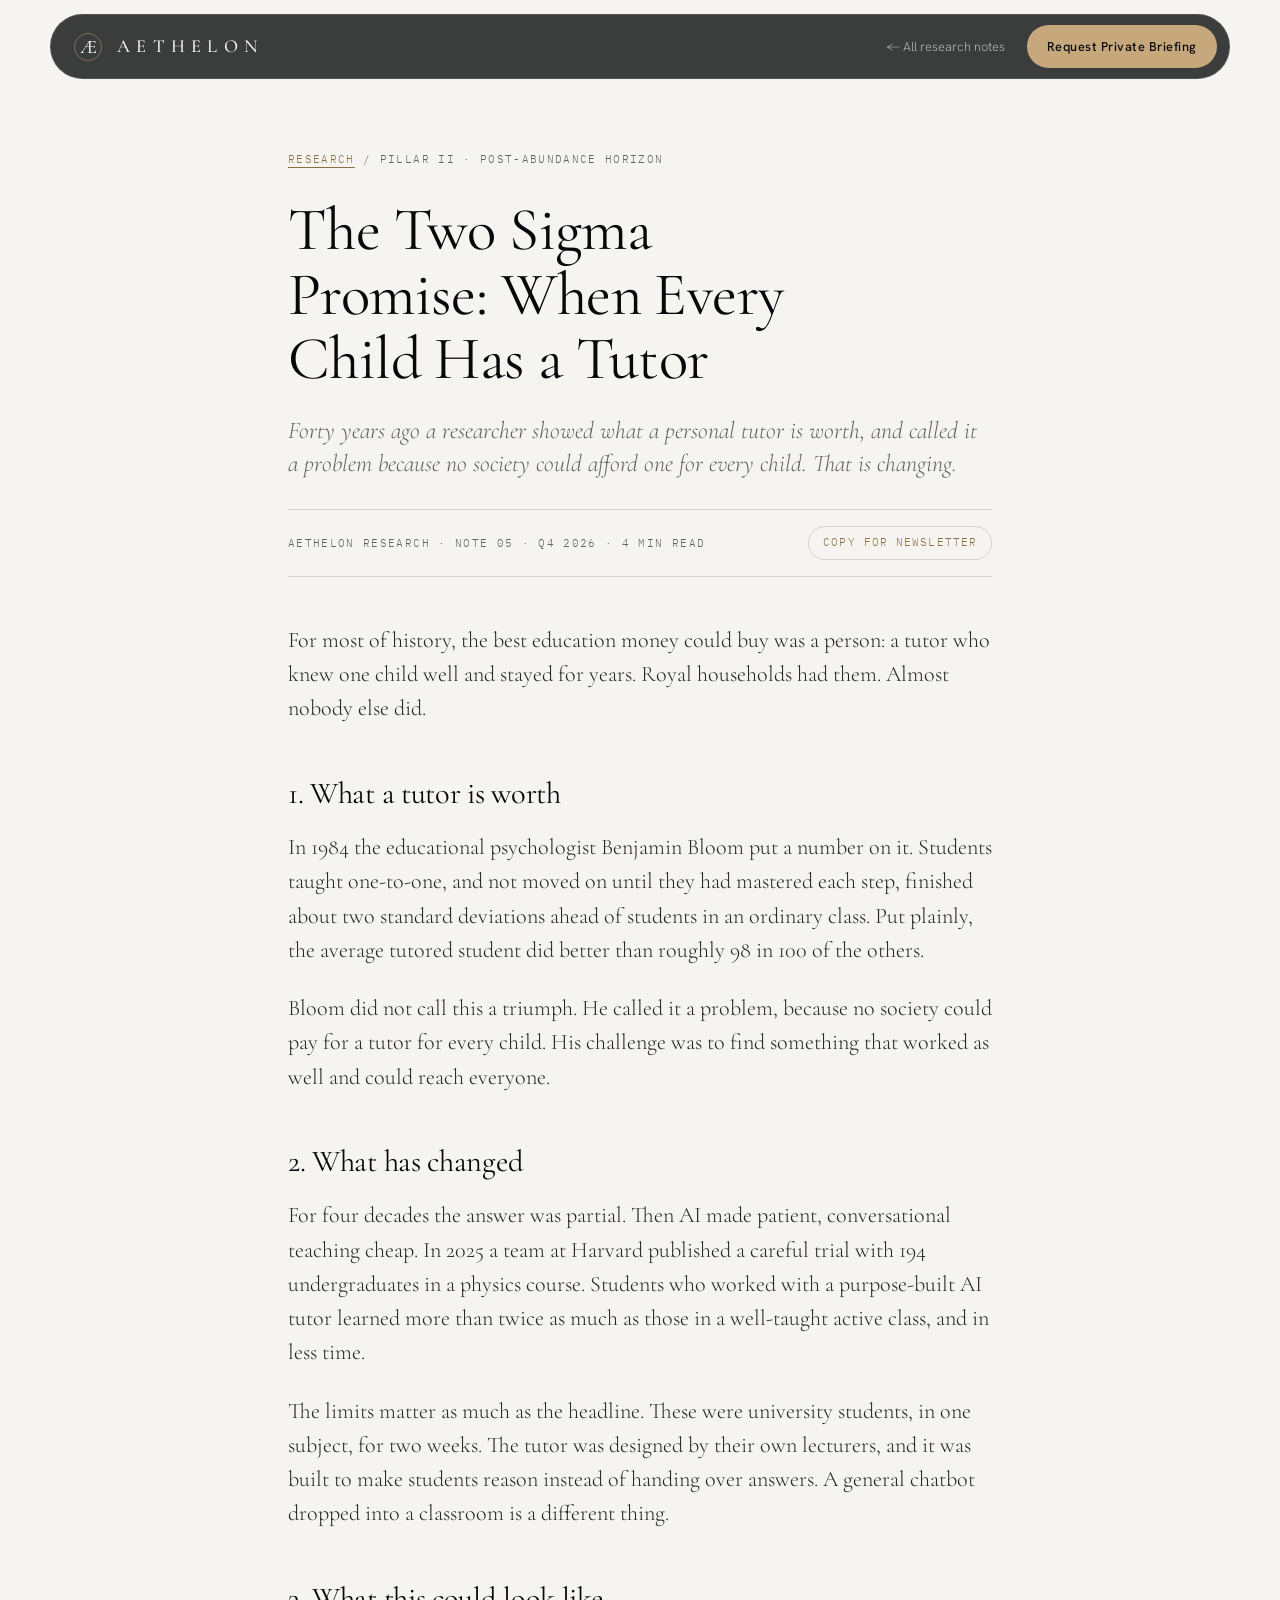
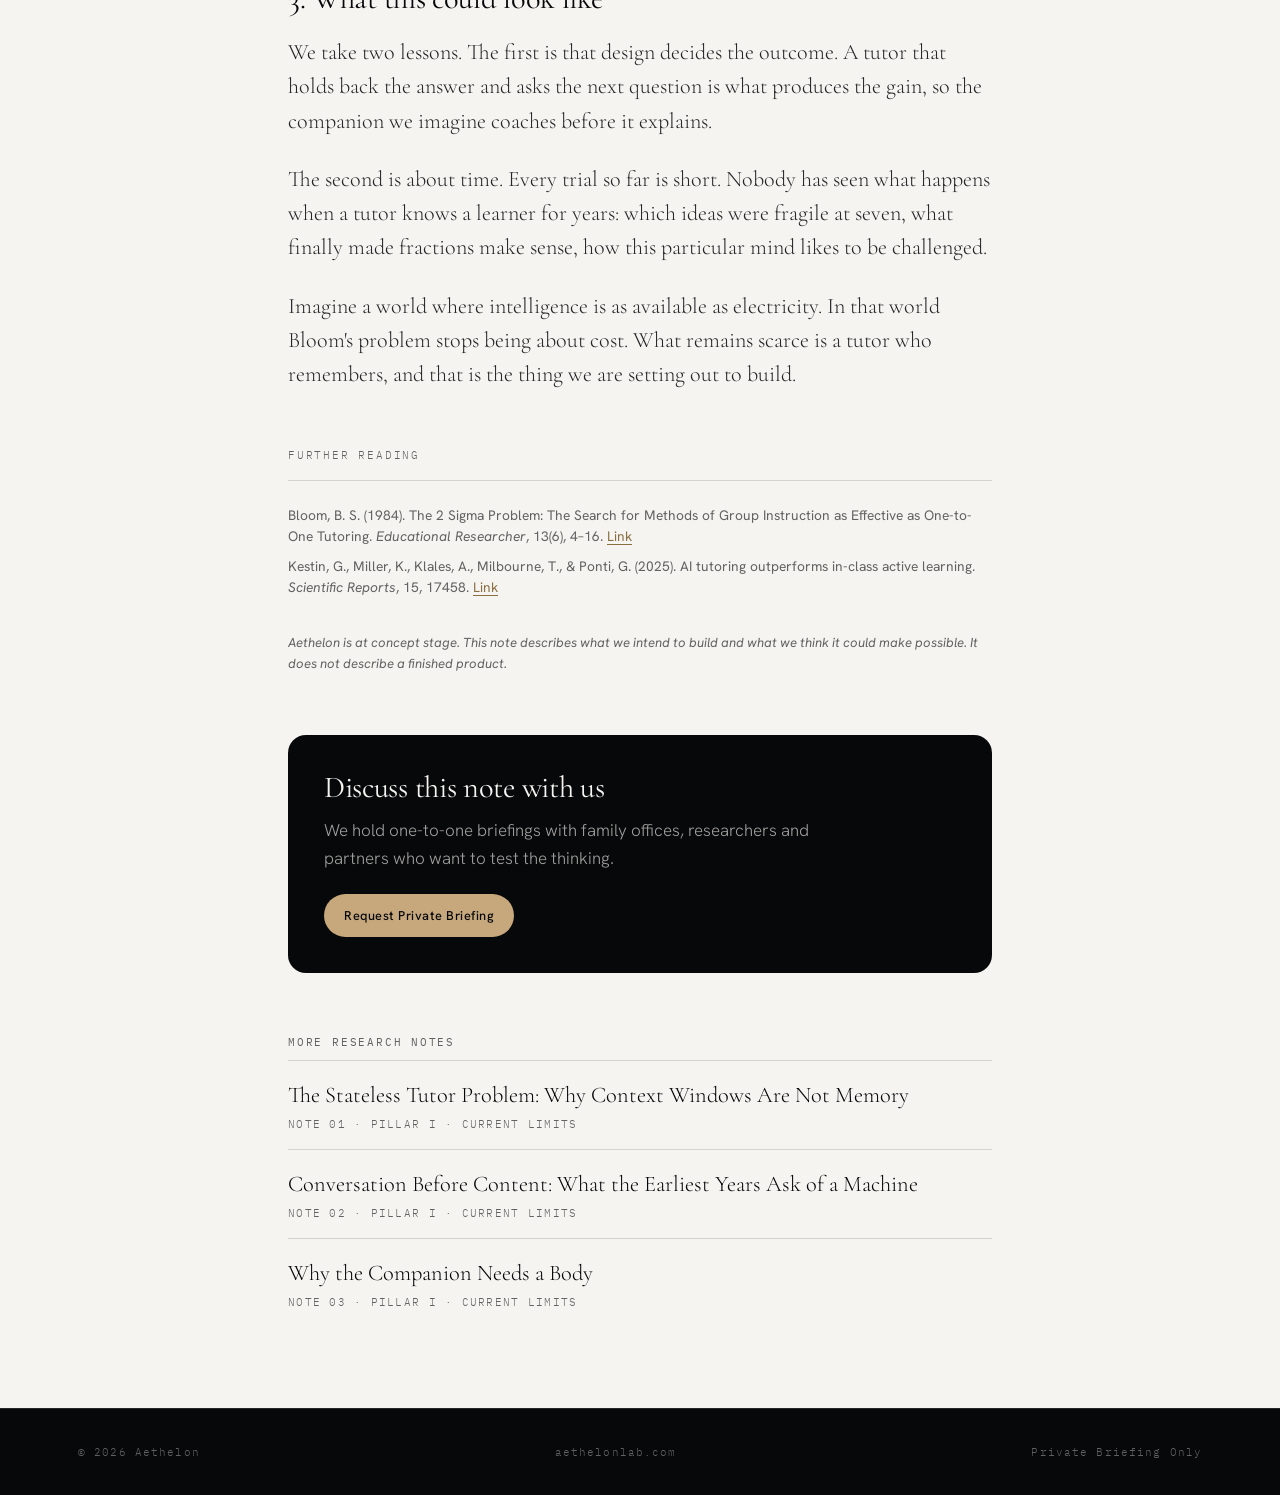
<file: notes/the-two-sigma-promise.html>
<!DOCTYPE html>
<html lang="en">
<head>
<meta charset="utf-8">
<meta name="viewport" content="width=device-width, initial-scale=1">
<title>The Two Sigma Promise: When Every Child Has a Tutor</title>
<meta name="description" content="Forty years ago a researcher showed what a personal tutor is worth, and called it a problem because no society could afford one for every child. That is changing.">
<meta property="og:title" content="The Two Sigma Promise: When Every Child Has a Tutor">
<meta property="og:description" content="Forty years ago a researcher showed what a personal tutor is worth, and called it a problem because no society could afford one for every child. That is changing.">
<meta property="og:type" content="article">
<meta property="og:url" content="https://aethelonlab.com/notes/the-two-sigma-promise.html">
<link rel="canonical" href="https://aethelonlab.com/notes/the-two-sigma-promise.html">
<link rel="icon" href="../assets/favicon.svg" type="image/svg+xml">
<link rel="apple-touch-icon" href="../assets/apple-touch-icon.png">
<meta property="og:image" content="https://aethelonlab.com/assets/og.png">
<meta name="twitter:card" content="summary_large_image">
<link rel="preconnect" href="https://fonts.googleapis.com">
<link rel="preconnect" href="https://fonts.gstatic.com" crossorigin>
<link href="https://fonts.googleapis.com/css2?family=Cormorant+Garamond:ital,wght@0,400;0,500;0,600;1,400;1,500&family=Hanken+Grotesk:wght@300;400;500;600&family=IBM+Plex+Mono:wght@400;500&display=swap" rel="stylesheet">
<link rel="stylesheet" href="../assets/research.css">
</head>
<body class="note">
<div class="progress" aria-hidden="true"><i id="prog"></i></div>
<header class="nav"><div class="nav-in">
  <a class="brand" href="../index.html" aria-label="Aethelon home"><svg class="mark" viewBox="0 0 100 100" aria-hidden="true"><circle cx="50" cy="50" r="45" fill="none" stroke="#C6A87C" stroke-width="1.6"/><path d="M23.568 70.0Q23.312 70.0 23.312 69.616Q23.312 69.232 23.568 69.232Q25.744 69.232 28.112000000000002 67.312Q30.48 65.392 33.104 61.552L52.24 33.263999999999996Q53.456 31.6 52.784000000000006 31.184Q52.112 30.768 48.144000000000005 30.768Q47.952 30.768 47.952 30.384Q47.952 30.0 48.144000000000005 30.0H74.0Q74.64 30.0 74.64 30.576L74.768 38.64Q74.768 38.832 74.416 38.864000000000004Q74.06400000000001 38.896 74.0 38.704Q73.872 36.912 72.848 35.248Q71.824 33.583999999999996 70.16 32.56Q68.49600000000001 31.536 66.44800000000001 31.536H63.184Q61.391999999999996 31.536 60.368 31.824Q59.34400000000001 32.112 58.928000000000004 32.944Q58.512 33.775999999999996 58.512 35.248V64.56Q58.512 66.096 58.896 66.96000000000001Q59.28 67.824 60.208 68.176Q61.135999999999996 68.528 62.864000000000004 68.528H67.024Q69.072 68.528 70.896 67.44Q72.72 66.352 74.096 64.49600000000001Q75.47200000000001 62.64 75.98400000000001 60.272Q75.98400000000001 60.08 76.33600000000001 60.144Q76.688 60.208 76.688 60.4Q76.49600000000001 62.128 76.304 64.56Q76.11200000000001 66.992 76.11200000000001 69.04Q76.11200000000001 70.0 75.152 70.0H48.464Q48.336 70.0 48.336 69.616Q48.336 69.232 48.464 69.232Q50.64 69.232 51.760000000000005 68.912Q52.88 68.592 53.264 67.632Q53.648 66.672 53.648 64.816V32.368L55.44 31.344L35.152 61.68Q32.72 65.392 33.519999999999996 67.312Q34.32 69.232 38.224000000000004 69.232Q38.544000000000004 69.232 38.544000000000004 69.616Q38.544000000000004 70.0 38.224000000000004 70.0Q36.176 70.0 34.448 69.872Q32.72 69.744 30.032000000000004 69.744Q27.92 69.744 26.608000000000004 69.872Q25.296000000000003 70.0 23.568 70.0ZM42.128 49.903999999999996 43.088 48.432H56.976L57.42400000000001 49.903999999999996ZM71.568 55.28Q71.568 52.528 70.0 51.215999999999994Q68.432 49.903999999999996 65.04 49.903999999999996H55.44V48.432H65.168Q68.49600000000001 48.432 69.968 47.312Q71.44 46.192 71.44 43.824Q71.44 43.696 71.824 43.696Q72.208 43.696 72.208 43.824Q72.208 45.808 72.176 46.896Q72.144 47.983999999999995 72.144 49.2Q72.144 50.672 72.208 52.144Q72.272 53.616 72.272 55.28Q72.272 55.408 71.92 55.408Q71.568 55.408 71.568 55.28Z" fill="#F5F4F0"/></svg><b>AETHELON</b></a>
  <div class="nav-r"><a class="back" href="../research.html">← All research notes</a><a class="btn" href="../index.html#briefing">Request Private Briefing</a></div>
</div></header>
<main><article class="art" id="art">
<nav class="crumbs" aria-label="Breadcrumb"><a href="../research.html">Research</a> / Pillar II · Post-Abundance Horizon</nav>
<h1>The Two Sigma Promise: When Every Child Has a Tutor</h1>
<p class="dek">Forty years ago a researcher showed what a personal tutor is worth, and called it a problem because no society could afford one for every child. That is changing.</p>
<div class="art-by"><span>Aethelon Research · Note 05 · Q4 2026 · 4 min read</span><button class="copy" id="copy" data-url="https://aethelonlab.com/notes/the-two-sigma-promise.html">Copy for newsletter</button></div>
<div class="body">
<p>For most of history, the best education money could buy was a person: a tutor who knew one child well and stayed for years. Royal households had them. Almost nobody else did.</p>
<h2>1. What a tutor is worth</h2>
<p>In 1984 the educational psychologist Benjamin Bloom put a number on it. Students taught one-to-one, and not moved on until they had mastered each step, finished about two standard deviations ahead of students in an ordinary class. Put plainly, the average tutored student did better than roughly 98 in 100 of the others.</p>
<p>Bloom did not call this a triumph. He called it a problem, because no society could pay for a tutor for every child. His challenge was to find something that worked as well and could reach everyone.</p>
<h2>2. What has changed</h2>
<p>For four decades the answer was partial. Then AI made patient, conversational teaching cheap. In 2025 a team at Harvard published a careful trial with 194 undergraduates in a physics course. Students who worked with a purpose-built AI tutor learned more than twice as much as those in a well-taught active class, and in less time.</p>
<p>The limits matter as much as the headline. These were university students, in one subject, for two weeks. The tutor was designed by their own lecturers, and it was built to make students reason instead of handing over answers. A general chatbot dropped into a classroom is a different thing.</p>
<h2>3. What this could look like</h2>
<p>We take two lessons. The first is that design decides the outcome. A tutor that holds back the answer and asks the next question is what produces the gain, so the companion we imagine coaches before it explains.</p>
<p>The second is about time. Every trial so far is short. Nobody has seen what happens when a tutor knows a learner for years: which ideas were fragile at seven, what finally made fractions make sense, how this particular mind likes to be challenged.</p>
<p>Imagine a world where intelligence is as available as electricity. In that world Bloom's problem stops being about cost. What remains scarce is a tutor who remembers, and that is the thing we are setting out to build.</p>
</div>
<div class="refs-h">Further reading</div>
<ul class="refs"><li>Bloom, B. S. (1984). The 2 Sigma Problem: The Search for Methods of Group Instruction as Effective as One-to-One Tutoring. <i>Educational Researcher</i>, 13(6), 4–16. <a href="https://doi.org/10.3102/0013189X013006004" target="_blank" rel="noopener">Link</a></li><li>Kestin, G., Miller, K., Klales, A., Milbourne, T., &amp; Ponti, G. (2025). AI tutoring outperforms in-class active learning. <i>Scientific Reports</i>, 15, 17458. <a href="https://doi.org/10.1038/s41598-025-97652-6" target="_blank" rel="noopener">Link</a></li></ul>
<p class="fine">Aethelon is at concept stage. This note describes what we intend to build and what we think it could make possible. It does not describe a finished product.</p>
<div class="invite"><h2>Discuss this note with us</h2><p>We hold one-to-one briefings with family offices, researchers and partners who want to test the thinking.</p><a class="btn" href="../index.html#briefing">Request Private Briefing</a></div>
<div class="related"><h2>More research notes</h2><ul><li><a href="the-stateless-tutor-problem.html">The Stateless Tutor Problem: Why Context Windows Are Not Memory</a><span>Note 01 · Pillar I · Current Limits</span></li><li><a href="conversation-before-content.html">Conversation Before Content: What the Earliest Years Ask of a Machine</a><span>Note 02 · Pillar I · Current Limits</span></li><li><a href="why-the-companion-needs-a-body.html">Why the Companion Needs a Body</a><span>Note 03 · Pillar I · Current Limits</span></li></ul></div>
</article></main>
<footer><div class="wrap"><span>© 2026 Aethelon</span><span>aethelonlab.com</span><span>Private Briefing Only</span></div></footer>
<script src="../assets/research.js"></script>
</body>
</html>
</file>
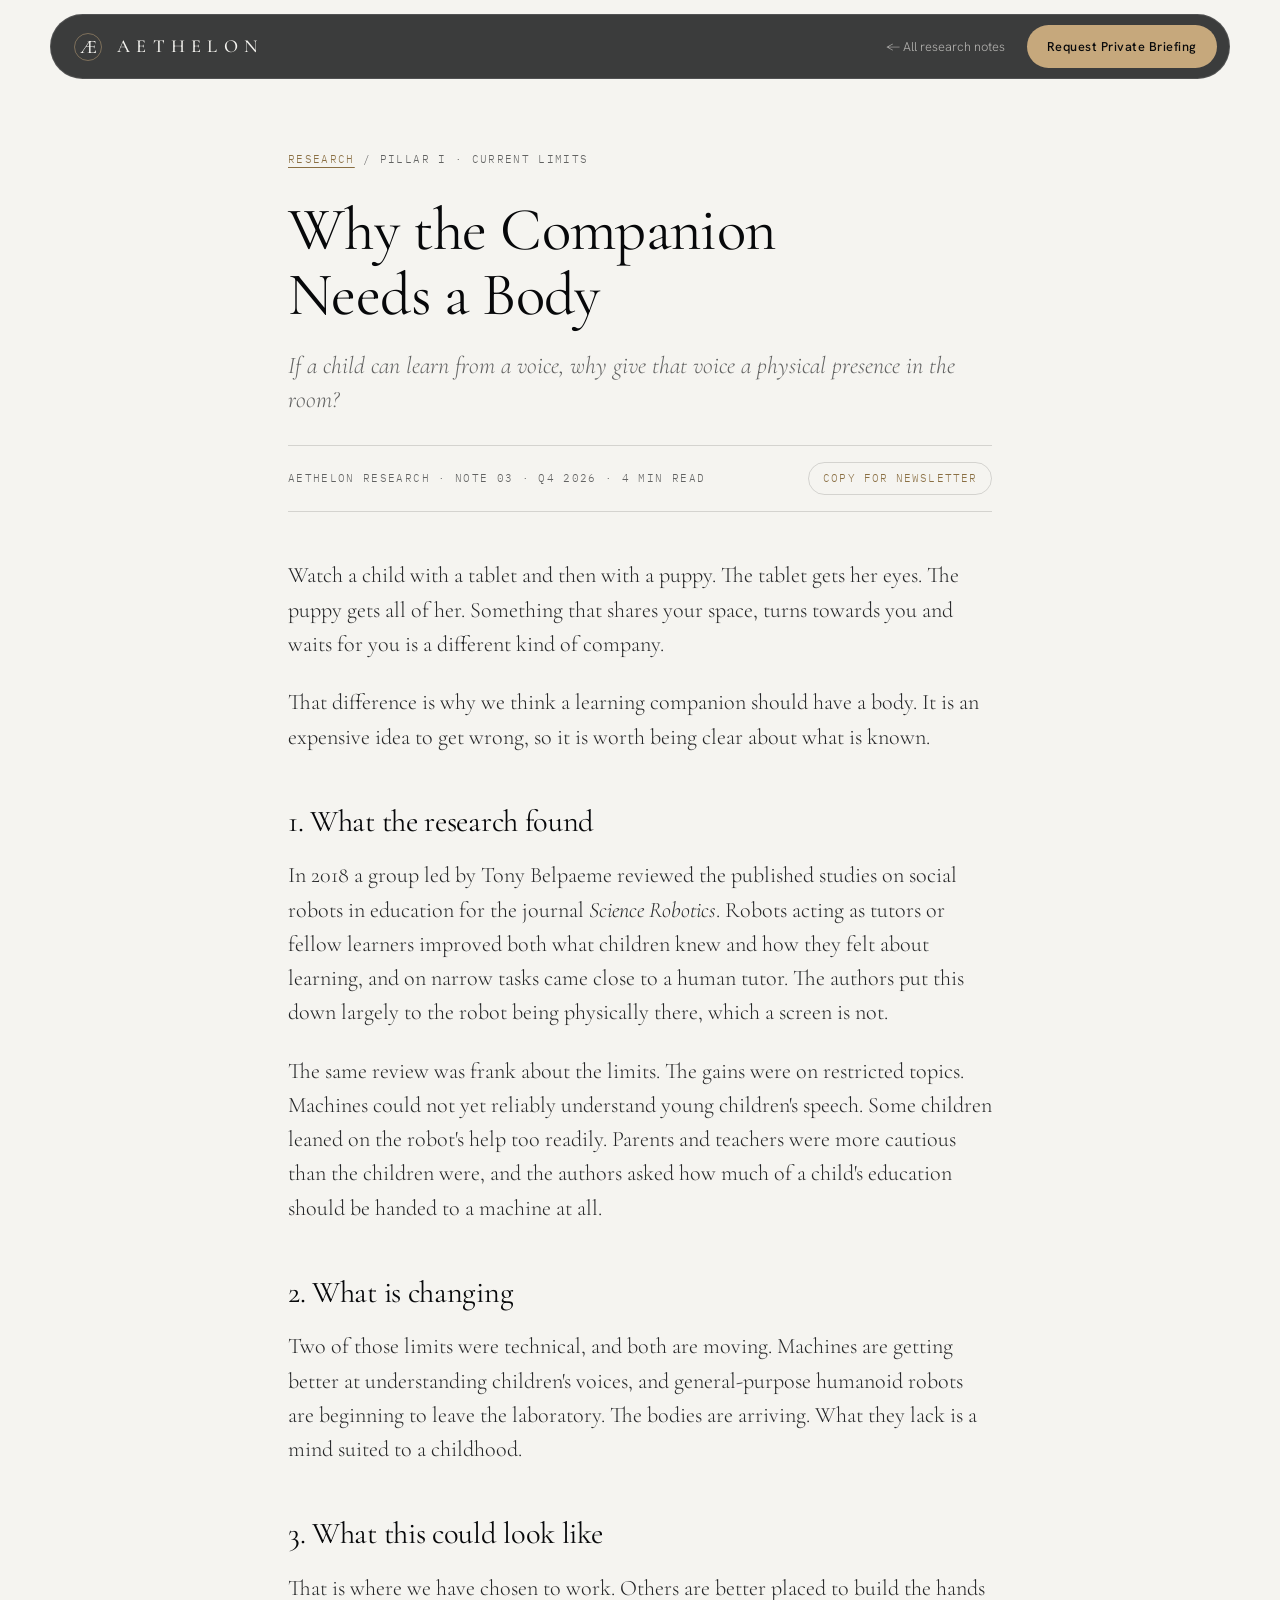
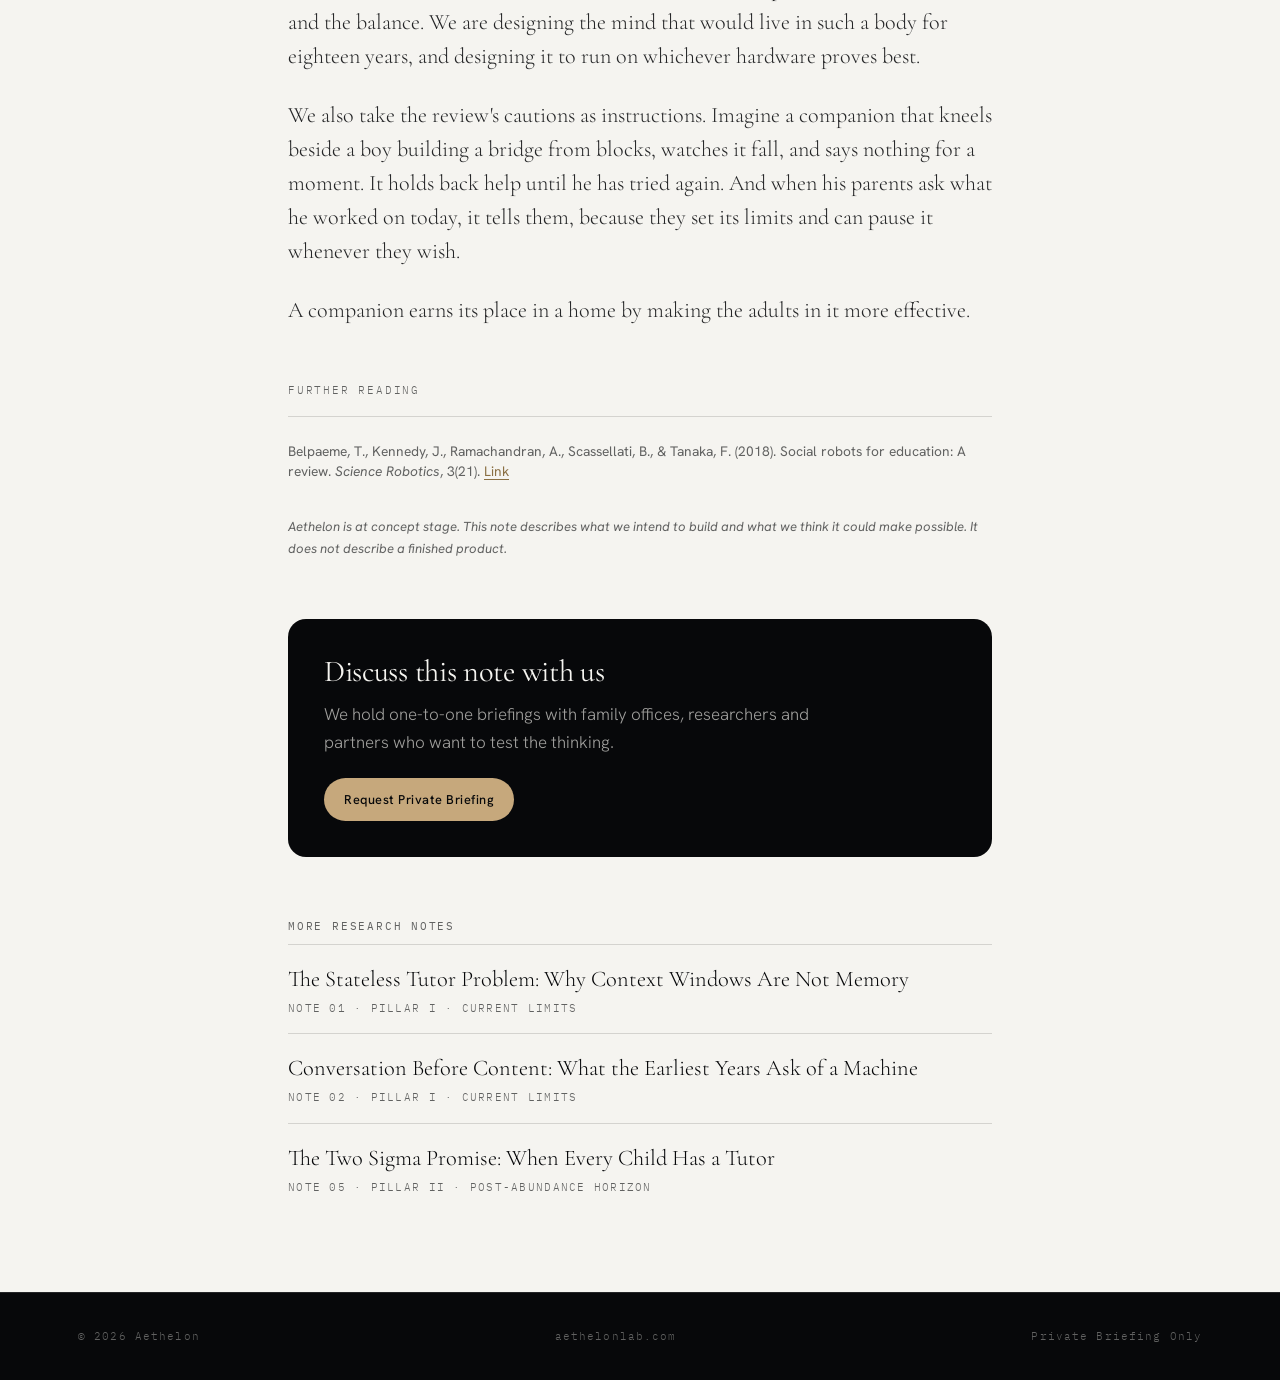
<file: notes/why-the-companion-needs-a-body.html>
<!DOCTYPE html>
<html lang="en">
<head>
<meta charset="utf-8">
<meta name="viewport" content="width=device-width, initial-scale=1">
<title>Why the Companion Needs a Body</title>
<meta name="description" content="If a child can learn from a voice, why give that voice a physical presence in the room?">
<meta property="og:title" content="Why the Companion Needs a Body">
<meta property="og:description" content="If a child can learn from a voice, why give that voice a physical presence in the room?">
<meta property="og:type" content="article">
<meta property="og:url" content="https://aethelonlab.com/notes/why-the-companion-needs-a-body.html">
<link rel="canonical" href="https://aethelonlab.com/notes/why-the-companion-needs-a-body.html">
<link rel="icon" href="../assets/favicon.svg" type="image/svg+xml">
<link rel="apple-touch-icon" href="../assets/apple-touch-icon.png">
<meta property="og:image" content="https://aethelonlab.com/assets/og.png">
<meta name="twitter:card" content="summary_large_image">
<link rel="preconnect" href="https://fonts.googleapis.com">
<link rel="preconnect" href="https://fonts.gstatic.com" crossorigin>
<link href="https://fonts.googleapis.com/css2?family=Cormorant+Garamond:ital,wght@0,400;0,500;0,600;1,400;1,500&family=Hanken+Grotesk:wght@300;400;500;600&family=IBM+Plex+Mono:wght@400;500&display=swap" rel="stylesheet">
<link rel="stylesheet" href="../assets/research.css">
</head>
<body class="note">
<div class="progress" aria-hidden="true"><i id="prog"></i></div>
<header class="nav"><div class="nav-in">
  <a class="brand" href="../index.html" aria-label="Aethelon home"><svg class="mark" viewBox="0 0 100 100" aria-hidden="true"><circle cx="50" cy="50" r="45" fill="none" stroke="#C6A87C" stroke-width="1.6"/><path d="M23.568 70.0Q23.312 70.0 23.312 69.616Q23.312 69.232 23.568 69.232Q25.744 69.232 28.112000000000002 67.312Q30.48 65.392 33.104 61.552L52.24 33.263999999999996Q53.456 31.6 52.784000000000006 31.184Q52.112 30.768 48.144000000000005 30.768Q47.952 30.768 47.952 30.384Q47.952 30.0 48.144000000000005 30.0H74.0Q74.64 30.0 74.64 30.576L74.768 38.64Q74.768 38.832 74.416 38.864000000000004Q74.06400000000001 38.896 74.0 38.704Q73.872 36.912 72.848 35.248Q71.824 33.583999999999996 70.16 32.56Q68.49600000000001 31.536 66.44800000000001 31.536H63.184Q61.391999999999996 31.536 60.368 31.824Q59.34400000000001 32.112 58.928000000000004 32.944Q58.512 33.775999999999996 58.512 35.248V64.56Q58.512 66.096 58.896 66.96000000000001Q59.28 67.824 60.208 68.176Q61.135999999999996 68.528 62.864000000000004 68.528H67.024Q69.072 68.528 70.896 67.44Q72.72 66.352 74.096 64.49600000000001Q75.47200000000001 62.64 75.98400000000001 60.272Q75.98400000000001 60.08 76.33600000000001 60.144Q76.688 60.208 76.688 60.4Q76.49600000000001 62.128 76.304 64.56Q76.11200000000001 66.992 76.11200000000001 69.04Q76.11200000000001 70.0 75.152 70.0H48.464Q48.336 70.0 48.336 69.616Q48.336 69.232 48.464 69.232Q50.64 69.232 51.760000000000005 68.912Q52.88 68.592 53.264 67.632Q53.648 66.672 53.648 64.816V32.368L55.44 31.344L35.152 61.68Q32.72 65.392 33.519999999999996 67.312Q34.32 69.232 38.224000000000004 69.232Q38.544000000000004 69.232 38.544000000000004 69.616Q38.544000000000004 70.0 38.224000000000004 70.0Q36.176 70.0 34.448 69.872Q32.72 69.744 30.032000000000004 69.744Q27.92 69.744 26.608000000000004 69.872Q25.296000000000003 70.0 23.568 70.0ZM42.128 49.903999999999996 43.088 48.432H56.976L57.42400000000001 49.903999999999996ZM71.568 55.28Q71.568 52.528 70.0 51.215999999999994Q68.432 49.903999999999996 65.04 49.903999999999996H55.44V48.432H65.168Q68.49600000000001 48.432 69.968 47.312Q71.44 46.192 71.44 43.824Q71.44 43.696 71.824 43.696Q72.208 43.696 72.208 43.824Q72.208 45.808 72.176 46.896Q72.144 47.983999999999995 72.144 49.2Q72.144 50.672 72.208 52.144Q72.272 53.616 72.272 55.28Q72.272 55.408 71.92 55.408Q71.568 55.408 71.568 55.28Z" fill="#F5F4F0"/></svg><b>AETHELON</b></a>
  <div class="nav-r"><a class="back" href="../research.html">← All research notes</a><a class="btn" href="../index.html#briefing">Request Private Briefing</a></div>
</div></header>
<main><article class="art" id="art">
<nav class="crumbs" aria-label="Breadcrumb"><a href="../research.html">Research</a> / Pillar I · Current Limits</nav>
<h1>Why the Companion Needs a Body</h1>
<p class="dek">If a child can learn from a voice, why give that voice a physical presence in the room?</p>
<div class="art-by"><span>Aethelon Research · Note 03 · Q4 2026 · 4 min read</span><button class="copy" id="copy" data-url="https://aethelonlab.com/notes/why-the-companion-needs-a-body.html">Copy for newsletter</button></div>
<div class="body">
<p>Watch a child with a tablet and then with a puppy. The tablet gets her eyes. The puppy gets all of her. Something that shares your space, turns towards you and waits for you is a different kind of company.</p>
<p>That difference is why we think a learning companion should have a body. It is an expensive idea to get wrong, so it is worth being clear about what is known.</p>
<h2>1. What the research found</h2>
<p>In 2018 a group led by Tony Belpaeme reviewed the published studies on social robots in education for the journal <i>Science Robotics</i>. Robots acting as tutors or fellow learners improved both what children knew and how they felt about learning, and on narrow tasks came close to a human tutor. The authors put this down largely to the robot being physically there, which a screen is not.</p>
<p>The same review was frank about the limits. The gains were on restricted topics. Machines could not yet reliably understand young children's speech. Some children leaned on the robot's help too readily. Parents and teachers were more cautious than the children were, and the authors asked how much of a child's education should be handed to a machine at all.</p>
<h2>2. What is changing</h2>
<p>Two of those limits were technical, and both are moving. Machines are getting better at understanding children's voices, and general-purpose humanoid robots are beginning to leave the laboratory. The bodies are arriving. What they lack is a mind suited to a childhood.</p>
<h2>3. What this could look like</h2>
<p>That is where we have chosen to work. Others are better placed to build the hands and the balance. We are designing the mind that would live in such a body for eighteen years, and designing it to run on whichever hardware proves best.</p>
<p>We also take the review's cautions as instructions. Imagine a companion that kneels beside a boy building a bridge from blocks, watches it fall, and says nothing for a moment. It holds back help until he has tried again. And when his parents ask what he worked on today, it tells them, because they set its limits and can pause it whenever they wish.</p>
<p>A companion earns its place in a home by making the adults in it more effective.</p>
</div>
<div class="refs-h">Further reading</div>
<ul class="refs"><li>Belpaeme, T., Kennedy, J., Ramachandran, A., Scassellati, B., &amp; Tanaka, F. (2018). Social robots for education: A review. <i>Science Robotics</i>, 3(21). <a href="https://doi.org/10.1126/scirobotics.aat5954" target="_blank" rel="noopener">Link</a></li></ul>
<p class="fine">Aethelon is at concept stage. This note describes what we intend to build and what we think it could make possible. It does not describe a finished product.</p>
<div class="invite"><h2>Discuss this note with us</h2><p>We hold one-to-one briefings with family offices, researchers and partners who want to test the thinking.</p><a class="btn" href="../index.html#briefing">Request Private Briefing</a></div>
<div class="related"><h2>More research notes</h2><ul><li><a href="the-stateless-tutor-problem.html">The Stateless Tutor Problem: Why Context Windows Are Not Memory</a><span>Note 01 · Pillar I · Current Limits</span></li><li><a href="conversation-before-content.html">Conversation Before Content: What the Earliest Years Ask of a Machine</a><span>Note 02 · Pillar I · Current Limits</span></li><li><a href="the-two-sigma-promise.html">The Two Sigma Promise: When Every Child Has a Tutor</a><span>Note 05 · Pillar II · Post-Abundance Horizon</span></li></ul></div>
</article></main>
<footer><div class="wrap"><span>© 2026 Aethelon</span><span>aethelonlab.com</span><span>Private Briefing Only</span></div></footer>
<script src="../assets/research.js"></script>
</body>
</html>
</file>
<file: assets/research.css>
:root{
  /* Layout idea: dark index with pillar filter; each note is its own alabaster reading page with a narrow serif column. Tokens match the home page. */
  --obsidian:#07080A;--obsidian-2:#0D0F13;--alabaster:#F5F4F0;--gold:#C6A87C;--gold-ink:#8a6f43;--ice:#7DD3FC;
  --mute:rgba(245,244,240,.64);--faint:rgba(245,244,240,.38);--line:rgba(245,244,240,.12);
  --ink:rgba(7,8,10,.88);--ink-2:rgba(7,8,10,.62);--rule:rgba(7,8,10,.14);
  --serif:"Cormorant Garamond","Iowan Old Style","Palatino Linotype",Palatino,Georgia,serif;
  --sans:"Hanken Grotesk","Helvetica Neue",Helvetica,Arial,sans-serif;
  --mono:"IBM Plex Mono",ui-monospace,SFMono-Regular,Menlo,Consolas,monospace;
  --wrap:1180px;color-scheme:dark;
}
*{box-sizing:border-box;margin:0;padding:0}
html{scroll-behavior:smooth;scroll-padding-top:90px}
body{background:var(--obsidian);color:var(--alabaster);font-family:var(--sans);font-weight:300;font-size:17px;line-height:1.65;-webkit-font-smoothing:antialiased;overflow-x:hidden}
a{color:inherit}
button{font:inherit;color:inherit;background:none;border:0;cursor:pointer}
:focus-visible{outline:2px solid var(--ice);outline-offset:3px;border-radius:4px}
.wrap{max-width:var(--wrap);margin:0 auto;padding:0 28px}
h1,h2,h3{font-family:var(--serif);font-weight:400;text-wrap:balance;letter-spacing:-.01em}
.mono,.kicker{font-family:var(--mono);font-variant-numeric:tabular-nums}
.kicker{font-size:.72rem;letter-spacing:.22em;text-transform:uppercase;color:var(--gold);display:block;margin-bottom:22px}
.btn{display:inline-flex;align-items:center;gap:8px;padding:11px 20px;border-radius:999px;font-size:.8rem;font-weight:500;letter-spacing:.04em;text-decoration:none;white-space:nowrap;background:var(--gold);color:var(--obsidian);transition:background .3s}
.btn:hover{background:#d6bb93}
.btn.ghost{background:none;border:1px solid var(--line);color:var(--alabaster)}
.btn.ghost:hover{border-color:var(--gold);color:var(--gold)}

.nav{position:fixed;top:14px;left:0;right:0;z-index:50;padding:0 16px}
.nav-in{max-width:var(--wrap);margin:0 auto;display:flex;align-items:center;justify-content:space-between;gap:20px;padding:10px 12px 10px 22px;border-radius:999px;background:rgba(7,8,10,.78);border:1px solid var(--line);backdrop-filter:blur(18px);-webkit-backdrop-filter:blur(18px)}
.brand{display:flex;align-items:center;gap:14px;text-decoration:none}
.brand .mark{width:30px;height:30px;flex:none}
.brand b{font-family:var(--serif);font-weight:500;font-size:1.15rem;letter-spacing:.34em;color:var(--alabaster)}
.back{font-size:.8rem;color:var(--mute);text-decoration:none;white-space:nowrap}
.back:hover{color:var(--alabaster)}
.nav-r{display:flex;align-items:center;gap:22px}
@media(max-width:640px){.back{display:none}.brand b{font-size:1rem;letter-spacing:.24em}.nav .btn{padding:9px 14px;font-size:.72rem}}

/* Index */
.head{padding:170px 0 70px}
.head h1{font-size:clamp(2.7rem,6.4vw,5.2rem);line-height:1.02;max-width:15ch}
.head p{color:var(--mute);max-width:62ch;margin-top:28px;font-size:1.1rem}
.head .stage{font-family:var(--mono);font-size:.7rem;letter-spacing:.08em;color:var(--faint);margin-top:34px;display:block}
.filters{display:flex;flex-wrap:wrap;gap:8px;padding:18px 0;border-top:1px solid var(--line);border-bottom:1px solid var(--line)}
.filters button{padding:10px 16px;border-radius:999px;border:1px solid transparent;font-size:.8rem;color:var(--mute);text-align:left;transition:color .25s,border-color .25s,background .25s}
.filters button small{font-family:var(--mono);font-size:.68rem;color:var(--faint);margin-left:6px}
.filters button:hover{color:var(--alabaster)}
.filters button[aria-pressed="true"]{color:var(--obsidian);background:var(--alabaster);font-weight:500}
.filters button[aria-pressed="true"] small{color:rgba(7,8,10,.55)}
.pillar-line{color:var(--mute);font-family:var(--serif);font-size:1.35rem;margin:34px 0 0;min-height:1.6em}
.feat{display:grid;grid-template-columns:1.25fr 1fr;gap:50px;align-items:center;margin-top:44px;padding:44px;border:1px solid rgba(198,168,124,.35);border-radius:20px;background:linear-gradient(135deg,rgba(198,168,124,.07),rgba(125,211,252,.03))}
.meta{font-family:var(--mono);font-size:.68rem;letter-spacing:.14em;text-transform:uppercase;color:var(--gold)}
.feat h2{font-size:clamp(1.9rem,3.6vw,2.9rem);line-height:1.1;margin:16px 0 18px}
.feat h2 a{text-decoration:none}
.feat p{color:var(--mute);max-width:54ch;margin-bottom:28px}
.feat svg{width:100%;height:auto;display:block}
@media(max-width:900px){.feat{grid-template-columns:1fr;padding:28px;gap:30px}}
.list{list-style:none;margin:56px 0 0;border-top:1px solid var(--line)}
.list li{border-bottom:1px solid var(--line)}
.row{display:grid;grid-template-columns:86px 1fr auto;gap:26px;align-items:start;padding:26px 0}
.row .n{font-family:var(--mono);font-size:.72rem;color:var(--gold);letter-spacing:.14em;padding-top:8px}
.row h3{font-size:1.65rem;line-height:1.2}
.row h3 a{text-decoration:none}
.row h3 a:hover,.feat h2 a:hover{color:var(--gold)}
.row p{color:var(--mute);font-size:.95rem;margin-top:6px;max-width:64ch}
.row .tag{font-family:var(--mono);font-size:.66rem;letter-spacing:.12em;text-transform:uppercase;color:var(--faint);margin-top:10px;display:block}
.badge{font-family:var(--mono);font-size:.64rem;letter-spacing:.14em;text-transform:uppercase;padding:5px 10px;border-radius:999px;border:1px solid var(--line);color:var(--faint);white-space:nowrap;margin-top:6px;display:inline-block}
.badge.pub{color:var(--ice);border-color:rgba(125,211,252,.35)}
details summary{list-style:none;cursor:pointer}
details summary::-webkit-details-marker{display:none}
details summary h3::after{content:" +";color:var(--gold);font-family:var(--mono);font-size:1rem}
details[open] summary h3::after{content:" –"}
.preview{padding:0 0 28px 112px;max-width:820px}
.preview p{color:var(--mute);margin-bottom:18px}
@media(max-width:700px){.row{grid-template-columns:1fr;gap:6px}.row .n{padding-top:0}.preview{padding-left:0}}
.agenda{margin:100px 0 0;padding:70px 0 110px;border-top:1px solid var(--line);display:flex;flex-wrap:wrap;gap:30px;justify-content:space-between;align-items:end}
.agenda h2{font-size:clamp(2rem,4.4vw,3.2rem);line-height:1.1;max-width:16ch}
.agenda p{color:var(--mute);max-width:46ch;margin-bottom:22px}

/* Note page */
body.note{background:var(--alabaster);color:var(--obsidian);color-scheme:light}
.progress{position:fixed;top:0;left:0;right:0;height:3px;z-index:60}
.progress i{display:block;height:100%;width:0;background:var(--gold)}
.art{max-width:760px;margin:0 auto;padding:150px 28px 80px}
.crumbs{font-family:var(--mono);font-size:.7rem;letter-spacing:.12em;text-transform:uppercase;color:var(--ink-2);margin-bottom:30px}
.crumbs a{color:var(--gold-ink);text-underline-offset:4px}
.art h1{font-size:clamp(2.3rem,5.4vw,3.8rem);line-height:1.06;margin-bottom:22px}
.dek{font-family:var(--serif);font-style:italic;font-size:1.5rem;line-height:1.4;color:var(--ink-2);margin-bottom:28px}
.art-by{font-family:var(--mono);font-size:.7rem;letter-spacing:.12em;text-transform:uppercase;color:var(--ink-2);padding:16px 0;border-top:1px solid var(--rule);border-bottom:1px solid var(--rule);margin-bottom:46px;display:flex;flex-wrap:wrap;gap:8px 18px;justify-content:space-between;align-items:center}
.copy{font-family:var(--mono);font-size:.68rem;letter-spacing:.1em;text-transform:uppercase;color:var(--gold-ink);border:1px solid var(--rule);border-radius:999px;padding:7px 14px}
.copy:hover{border-color:var(--gold-ink)}
.body p{font-family:var(--serif);font-size:1.38rem;line-height:1.55;margin-bottom:1.1em;color:var(--ink)}
.body h2{font-size:1.9rem;line-height:1.2;margin:50px 0 18px}
.body figure{margin:44px 0;padding:26px;border:1px solid var(--rule);border-radius:16px;background:rgba(255,255,255,.55)}
.body figure svg{width:100%;height:auto;display:block}
.body figcaption{font-family:var(--sans);font-size:.84rem;font-weight:400;color:var(--ink-2);margin-top:14px}
.refs{list-style:none;margin-top:50px;padding-top:24px;border-top:1px solid var(--rule);display:grid;gap:10px}
.refs-h{font-family:var(--mono);font-size:.7rem;letter-spacing:.16em;text-transform:uppercase;color:var(--ink-2);margin-top:54px}
.refs{margin-top:16px}
.refs li{font-size:.86rem;font-weight:400;line-height:1.5;color:var(--ink-2)}
.refs a{color:var(--gold-ink);word-break:break-word;text-underline-offset:3px}
.fine{font-size:.82rem;font-weight:400;color:var(--ink-2);margin-top:34px;font-style:italic}
.invite{margin-top:60px;padding:36px;border-radius:18px;background:var(--obsidian);color:var(--alabaster)}
.invite h2{font-size:1.9rem;line-height:1.15;margin-bottom:10px}
.invite p{color:var(--mute);margin-bottom:22px;max-width:52ch}
.related{margin-top:60px}
.related h2{font-family:var(--mono);font-size:.7rem;letter-spacing:.16em;text-transform:uppercase;color:var(--ink-2);margin-bottom:8px}
.related ul{list-style:none}
.related li{padding:16px 0;border-top:1px solid var(--rule)}
.related a{font-family:var(--serif);font-size:1.4rem;text-decoration:none}
.related a:hover{color:var(--gold-ink)}
.related span{display:block;font-family:var(--mono);font-size:.66rem;letter-spacing:.12em;text-transform:uppercase;color:var(--ink-2);margin-top:2px}
@media(max-width:700px){.art{padding:120px 22px 60px}.body p{font-size:1.22rem}.dek{font-size:1.3rem}}

footer{border-top:1px solid var(--line);padding:34px 0;background:var(--obsidian);color:var(--alabaster)}
footer .wrap{display:flex;flex-wrap:wrap;gap:12px;justify-content:space-between;font-family:var(--mono);font-size:.7rem;letter-spacing:.1em;color:var(--faint)}
[hidden]{display:none!important}
@media(prefers-reduced-motion:reduce){*{transition:none!important}html{scroll-behavior:auto}}
</file>
